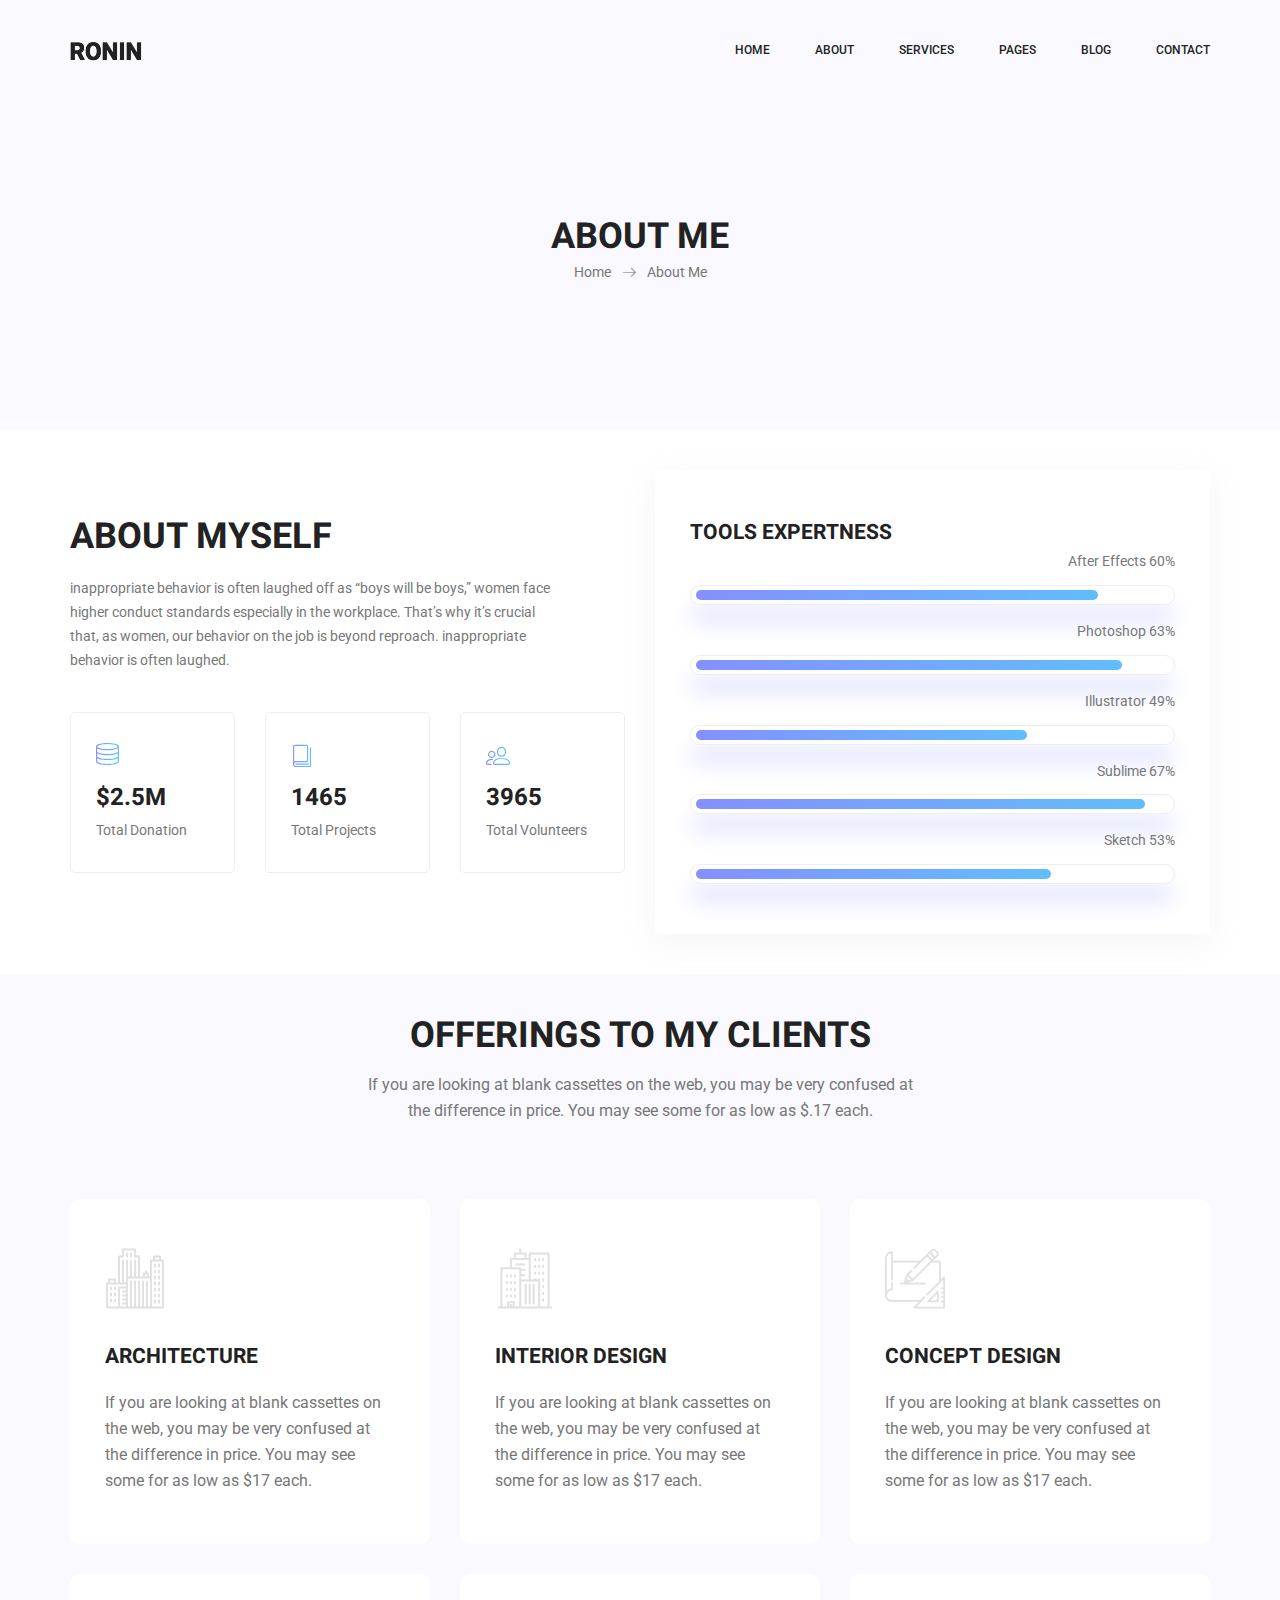
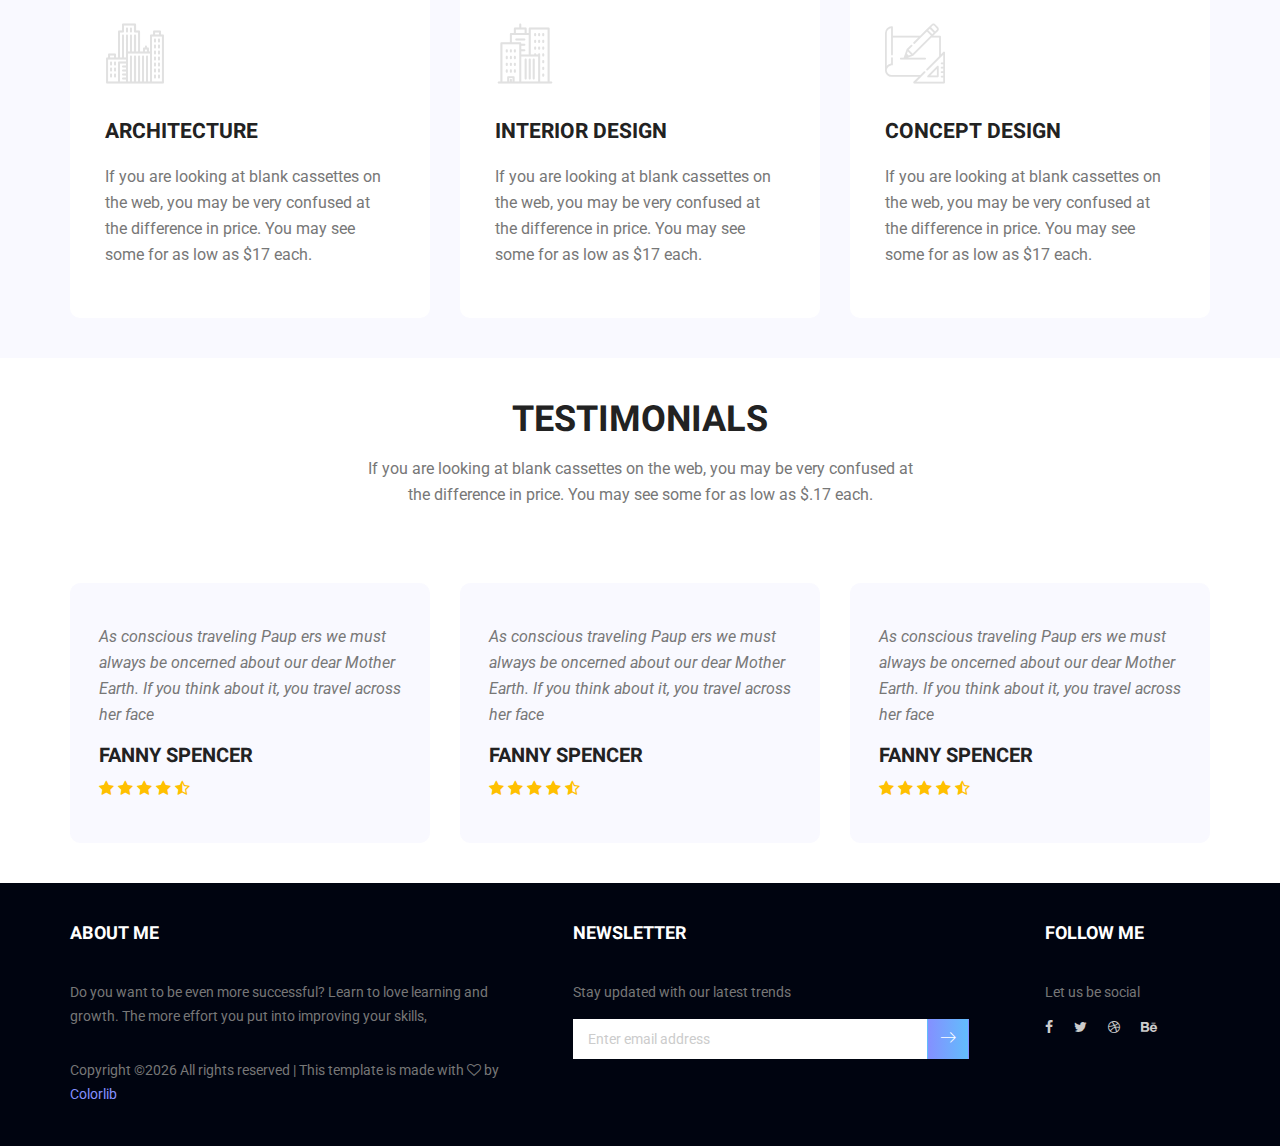
<file: about-us.html>
<!doctype html>
<html lang="en">
    <head>
        <!-- Required meta tags -->
        <meta charset="utf-8">
        <meta name="viewport" content="width=device-width, initial-scale=1, shrink-to-fit=no">
        <link rel="icon" href="img/favicon.png" type="image/png">
        <title>Ronin Multi</title>
        <!-- Bootstrap CSS -->
        <link rel="stylesheet" href="css/bootstrap.css">
        <link rel="stylesheet" href="vendors/linericon/style.css">
        <link rel="stylesheet" href="css/font-awesome.min.css">
        <link rel="stylesheet" href="vendors/owl-carousel/owl.carousel.min.css">
        <link rel="stylesheet" href="vendors/lightbox/simpleLightbox.css">
        <link rel="stylesheet" href="vendors/nice-select/css/nice-select.css">
        <link rel="stylesheet" href="vendors/animate-css/animate.css">
        <link rel="stylesheet" href="vendors/flaticon/flaticon.css">
        <!-- main css -->
        <link rel="stylesheet" href="css/style.css">
        <link rel="stylesheet" href="css/responsive.css">
    </head>
    <body>
        
        <!--================Header Menu Area =================-->
        <header class="header_area">
            <div class="main_menu" id="mainNav">
            	<nav class="navbar navbar-expand-lg navbar-light">
					<div class="container box_1620">
						<!-- Brand and toggle get grouped for better mobile display -->
						<a class="navbar-brand logo_h" href="index.html"><img src="img/logo.png" alt=""></a>
						<button class="navbar-toggler" type="button" data-toggle="collapse" data-target="#navbarSupportedContent" aria-controls="navbarSupportedContent" aria-expanded="false" aria-label="Toggle navigation">
							<span class="icon-bar"></span>
							<span class="icon-bar"></span>
							<span class="icon-bar"></span>
						</button>
						<!-- Collect the nav links, forms, and other content for toggling -->
						<div class="collapse navbar-collapse offset" id="navbarSupportedContent">
							<ul class="nav navbar-nav menu_nav ml-auto">
								<li class="nav-item active"><a class="nav-link" href="index.html">Home</a></li> 
								<li class="nav-item"><a class="nav-link" href="about-us.html">About</a></li> 
								<li class="nav-item"><a class="nav-link" href="services.html">Services</a>
								<li class="nav-item submenu dropdown">
									<a href="#" class="nav-link dropdown-toggle" data-toggle="dropdown" role="button" aria-haspopup="true" aria-expanded="false">Pages</a>
									<ul class="dropdown-menu">
										<li class="nav-item"><a class="nav-link" href="portfolio.html">Portfolio</a></li>
										<li class="nav-item"><a class="nav-link" href="portfolio-details.html">Project Details</a></li>
										<li class="nav-item"><a class="nav-link" href="elements.html">Elements</a></li>
									</ul>
								</li> 
								<li class="nav-item submenu dropdown">
									<a href="#" class="nav-link dropdown-toggle" data-toggle="dropdown" role="button" aria-haspopup="true" aria-expanded="false">Blog</a>
									<ul class="dropdown-menu">
										<li class="nav-item"><a class="nav-link" href="blog.html">Blog</a></li>
										<li class="nav-item"><a class="nav-link" href="single-blog.html">Blog Details</a></li>
									</ul>
								</li> 
								<li class="nav-item"><a class="nav-link" href="contact.html">Contact</a></li>
							</ul>
						</div> 
					</div>
            	</nav>
            </div>
        </header>
        <!--================Header Menu Area =================-->
        
        <!--================Home Banner Area =================-->
        <section class="banner_area">
            <div class="banner_inner d-flex align-items-center">
            	<div class="overlay bg-parallax" data-stellar-ratio="0.9" data-stellar-vertical-offset="0" data-background=""></div>
				<div class="container">
					<div class="banner_content text-center">
						<h2>About Me</h2>
						<div class="page_link">
							<a href="index.html">Home</a>
							<a href="about-us.html">About Me</a>
						</div>
						
					</div>
				</div>
            </div>
        </section>
        <!--================End Home Banner Area =================-->
        
        <!--================Welcome Area =================-->
        <section class="welcome_area p_120">
        	<div class="container">
        		<div class="row welcome_inner">
        			<div class="col-lg-6">
        				<div class="welcome_text">
        					<h4>About Myself</h4>
        					<p>inappropriate behavior is often laughed off as “boys will be boys,” women face higher conduct standards especially in the workplace. That’s why it’s crucial that, as women, our behavior on the job is beyond reproach. inappropriate behavior is often laughed.</p>
        					<div class="row">
        						<div class="col-sm-4">
        							<div class="wel_item">
        								<i class="lnr lnr-database"></i>
        								<h4>$2.5M</h4>
        								<p>Total Donation</p>
        							</div>
        						</div>
        						<div class="col-sm-4">
        							<div class="wel_item">
        								<i class="lnr lnr-book"></i>
        								<h4>1465</h4>
        								<p>Total Projects</p>
        							</div>
        						</div>
        						<div class="col-sm-4">
        							<div class="wel_item">
        								<i class="lnr lnr-users"></i>
        								<h4>3965</h4>
        								<p>Total Volunteers</p>
        							</div>
        						</div>
        					</div>
        				</div>
        			</div>
        			<div class="col-lg-6">
        				<div class="tools_expert">
        					<h3>Tools Expertness</h3>
        					<div class="skill_main">
								<div class="skill_item">
									<h4>After Effects <span class="counter">85</span>%</h4>
									<div class="progress">
										<div class="progress-bar" role="progressbar" aria-valuenow="85" aria-valuemin="0" aria-valuemax="100"></div>
									</div>
								</div>
								<div class="skill_item">
									<h4>Photoshop <span class="counter">90</span>%</h4>
									<div class="progress">
										<div class="progress-bar" role="progressbar" aria-valuenow="90" aria-valuemin="0" aria-valuemax="100"></div>
									</div>
								</div>
								<div class="skill_item">
									<h4>Illustrator <span class="counter">70</span>%</h4>
									<div class="progress">
										<div class="progress-bar" role="progressbar" aria-valuenow="70" aria-valuemin="0" aria-valuemax="100"></div>
									</div>
								</div>
								<div class="skill_item">
									<h4>Sublime <span class="counter">95</span>%</h4>
									<div class="progress">
										<div class="progress-bar" role="progressbar" aria-valuenow="95" aria-valuemin="0" aria-valuemax="100"></div>
									</div>
								</div>
								<div class="skill_item">
									<h4>Sketch <span class="counter">75</span>%</h4>
									<div class="progress">
										<div class="progress-bar" role="progressbar" aria-valuenow="75" aria-valuemin="0" aria-valuemax="100"></div>
									</div>
								</div>
							</div>
        				</div>
        			</div>
        		</div>
        	</div>
        </section>
        <!--================End Welcome Area =================-->
        
        <!--================Feature Area =================-->
        <section class="feature_area p_120">
        	<div class="container">
        		<div class="main_title">
        			<h2>offerings to my clients</h2>
        			<p>If you are looking at blank cassettes on the web, you may be very confused at the difference in price. You may see some for as low as $.17 each.</p>
        		</div>
        		<div class="feature_inner row">
        			<div class="col-lg-4 col-md-6">
        				<div class="feature_item">
        					<i class="flaticon-city"></i>
        					<h4>Architecture</h4>
        					<p>If you are looking at blank cassettes on the web, you may be very confused at the difference in price. You may see some for as low as $17 each.</p>
        				</div>
        			</div>
        			<div class="col-lg-4 col-md-6">
        				<div class="feature_item">
        					<i class="flaticon-skyline"></i>
        					<h4>Interior Design</h4>
        					<p>If you are looking at blank cassettes on the web, you may be very confused at the difference in price. You may see some for as low as $17 each.</p>
        				</div>
        			</div>
        			<div class="col-lg-4 col-md-6">
        				<div class="feature_item">
        					<i class="flaticon-sketch"></i>
        					<h4>Concept Design</h4>
        					<p>If you are looking at blank cassettes on the web, you may be very confused at the difference in price. You may see some for as low as $17 each.</p>
        				</div>
        			</div>
        			<div class="col-lg-4 col-md-6">
        				<div class="feature_item">
        					<i class="flaticon-city"></i>
        					<h4>Architecture</h4>
        					<p>If you are looking at blank cassettes on the web, you may be very confused at the difference in price. You may see some for as low as $17 each.</p>
        				</div>
        			</div>
        			<div class="col-lg-4 col-md-6">
        				<div class="feature_item">
        					<i class="flaticon-skyline"></i>
        					<h4>Interior Design</h4>
        					<p>If you are looking at blank cassettes on the web, you may be very confused at the difference in price. You may see some for as low as $17 each.</p>
        				</div>
        			</div>
        			<div class="col-lg-4 col-md-6">
        				<div class="feature_item">
        					<i class="flaticon-sketch"></i>
        					<h4>Concept Design</h4>
        					<p>If you are looking at blank cassettes on the web, you may be very confused at the difference in price. You may see some for as low as $17 each.</p>
        				</div>
        			</div>
        		</div>
        	</div>
        </section>
        <!--================End Feature Area =================-->
        
        <!--================Testimonials Area =================-->
        <section class="testimonials_area testi_two p_120">
        	<div class="container">
        		<div class="main_title">
        			<h2>Testimonials</h2>
        			<p>If you are looking at blank cassettes on the web, you may be very confused at the difference in price. You may see some for as low as $.17 each.</p>
        		</div>
        		<div class="testi_inner">
					<div class="testi_slider owl-carousel">
						<div class="item">
							<div class="testi_item">
								<p>As conscious traveling Paup ers we must always be oncerned about our dear Mother Earth. If you think about it, you travel across her face</p>
								<h4>Fanny Spencer</h4>
								<a href="#"><i class="fa fa-star"></i></a>
								<a href="#"><i class="fa fa-star"></i></a>
								<a href="#"><i class="fa fa-star"></i></a>
								<a href="#"><i class="fa fa-star"></i></a>
								<a href="#"><i class="fa fa-star-half-o"></i></a>
							</div>
						</div>
						<div class="item">
							<div class="testi_item">
								<p>As conscious traveling Paup ers we must always be oncerned about our dear Mother Earth. If you think about it, you travel across her face</p>
								<h4>Fanny Spencer</h4>
								<a href="#"><i class="fa fa-star"></i></a>
								<a href="#"><i class="fa fa-star"></i></a>
								<a href="#"><i class="fa fa-star"></i></a>
								<a href="#"><i class="fa fa-star"></i></a>
								<a href="#"><i class="fa fa-star-half-o"></i></a>
							</div>
						</div>
						<div class="item">
							<div class="testi_item">
								<p>As conscious traveling Paup ers we must always be oncerned about our dear Mother Earth. If you think about it, you travel across her face</p>
								<h4>Fanny Spencer</h4>
								<a href="#"><i class="fa fa-star"></i></a>
								<a href="#"><i class="fa fa-star"></i></a>
								<a href="#"><i class="fa fa-star"></i></a>
								<a href="#"><i class="fa fa-star"></i></a>
								<a href="#"><i class="fa fa-star-half-o"></i></a>
							</div>
						</div>
					</div>
        		</div>
        	</div>
        </section>
        <!--================End Testimonials Area =================-->
        
        <!--================Footer Area =================-->
        <footer class="footer_area p_120">
        	<div class="container">
        		<div class="row footer_inner">
        			<div class="col-lg-5 col-sm-6">
        				<aside class="f_widget ab_widget">
        					<div class="f_title">
        						<h3>About Me</h3>
        					</div>
        					<p>Do you want to be even more successful? Learn to love learning and growth. The more effort you put into improving your skills,</p>
        					<p><!-- Link back to Colorlib can't be removed. Template is licensed under CC BY 3.0. -->
Copyright &copy;<script>document.write(new Date().getFullYear());</script> All rights reserved | This template is made with <i class="fa fa-heart-o" aria-hidden="true"></i> by <a href="https://colorlib.com" target="_blank">Colorlib</a>
<!-- Link back to Colorlib can't be removed. Template is licensed under CC BY 3.0. -->
</p>
        				</aside>
        			</div>
        			<div class="col-lg-5 col-sm-6">
        				<aside class="f_widget news_widget">
        					<div class="f_title">
        						<h3>Newsletter</h3>
        					</div>
        					<p>Stay updated with our latest trends</p>
        					<div id="mc_embed_signup">
                                <form target="_blank" action="https://spondonit.us12.list-manage.com/subscribe/post?u=1462626880ade1ac87bd9c93a&amp;id=92a4423d01" method="get" class="subscribe_form relative">
                                	<div class="input-group d-flex flex-row">
                                        <input name="EMAIL" placeholder="Enter email address" onfocus="this.placeholder = ''" onblur="this.placeholder = 'Email Address '" required="" type="email">
                                        <button class="btn sub-btn"><span class="lnr lnr-arrow-right"></span></button>		
                                    </div>				
                                    <div class="mt-10 info"></div>
                                </form>
                            </div>
        				</aside>
        			</div>
        			<div class="col-lg-2">
        				<aside class="f_widget social_widget">
        					<div class="f_title">
        						<h3>Follow Me</h3>
        					</div>
        					<p>Let us be social</p>
        					<ul class="list">
        						<li><a href="#"><i class="fa fa-facebook"></i></a></li>
        						<li><a href="#"><i class="fa fa-twitter"></i></a></li>
        						<li><a href="#"><i class="fa fa-dribbble"></i></a></li>
        						<li><a href="#"><i class="fa fa-behance"></i></a></li>
        					</ul>
        				</aside>
        			</div>
        		</div>
        	</div>
        </footer>
        <!--================End Footer Area =================-->
        
        
        
        
        <!-- Optional JavaScript -->
        <!-- jQuery first, then Popper.js, then Bootstrap JS -->
        <script src="js/jquery-3.2.1.min.js"></script>
        <script src="js/popper.js"></script>
        <script src="js/bootstrap.min.js"></script>
        <script src="js/stellar.js"></script>
        <script src="vendors/lightbox/simpleLightbox.min.js"></script>
        <script src="vendors/nice-select/js/jquery.nice-select.min.js"></script>
        <script src="vendors/isotope/imagesloaded.pkgd.min.js"></script>
        <script src="vendors/isotope/isotope-min.js"></script>
        <script src="vendors/owl-carousel/owl.carousel.min.js"></script>
        <script src="js/jquery.ajaxchimp.min.js"></script>
        <script src="js/mail-script.js"></script>
        <script src="vendors/counter-up/jquery.waypoints.min.js"></script>
        <script src="vendors/counter-up/jquery.counterup.min.js"></script>
        <script src="js/theme.js"></script>
    </body>
</html>
</file>
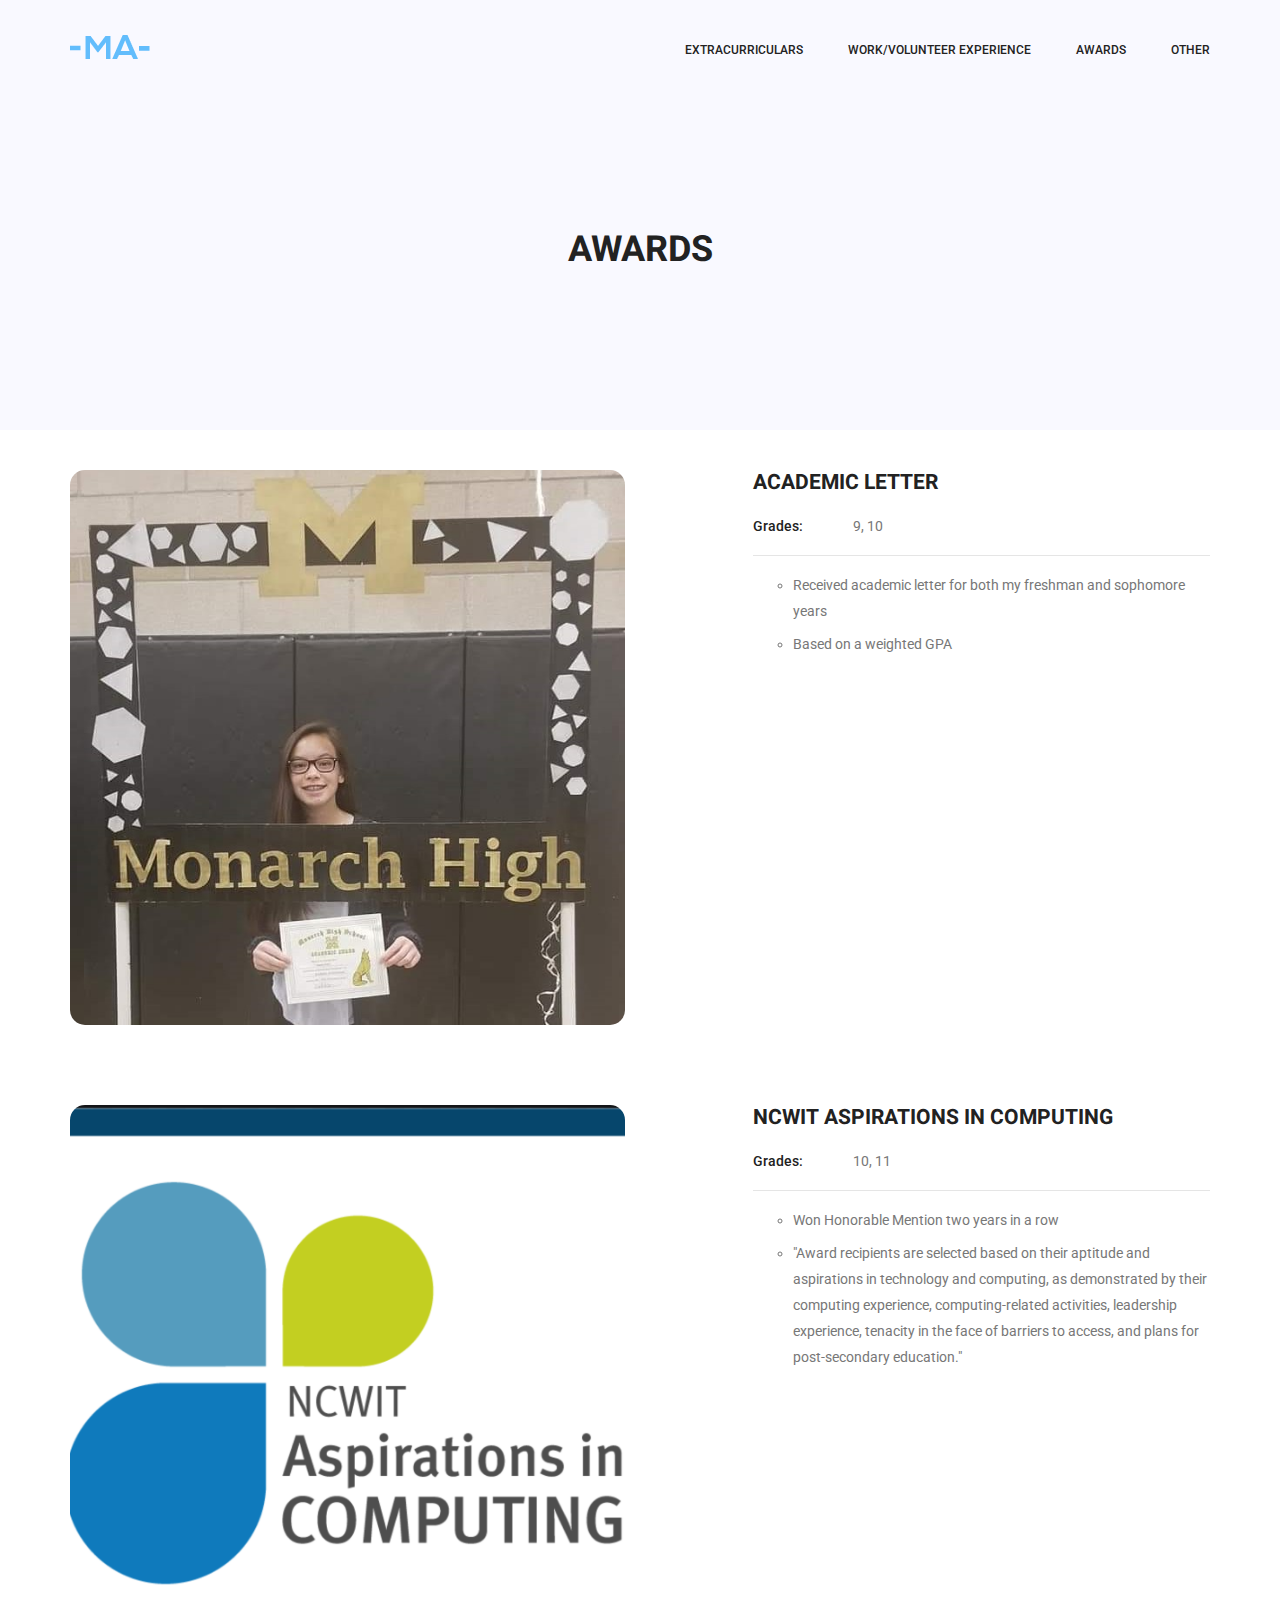
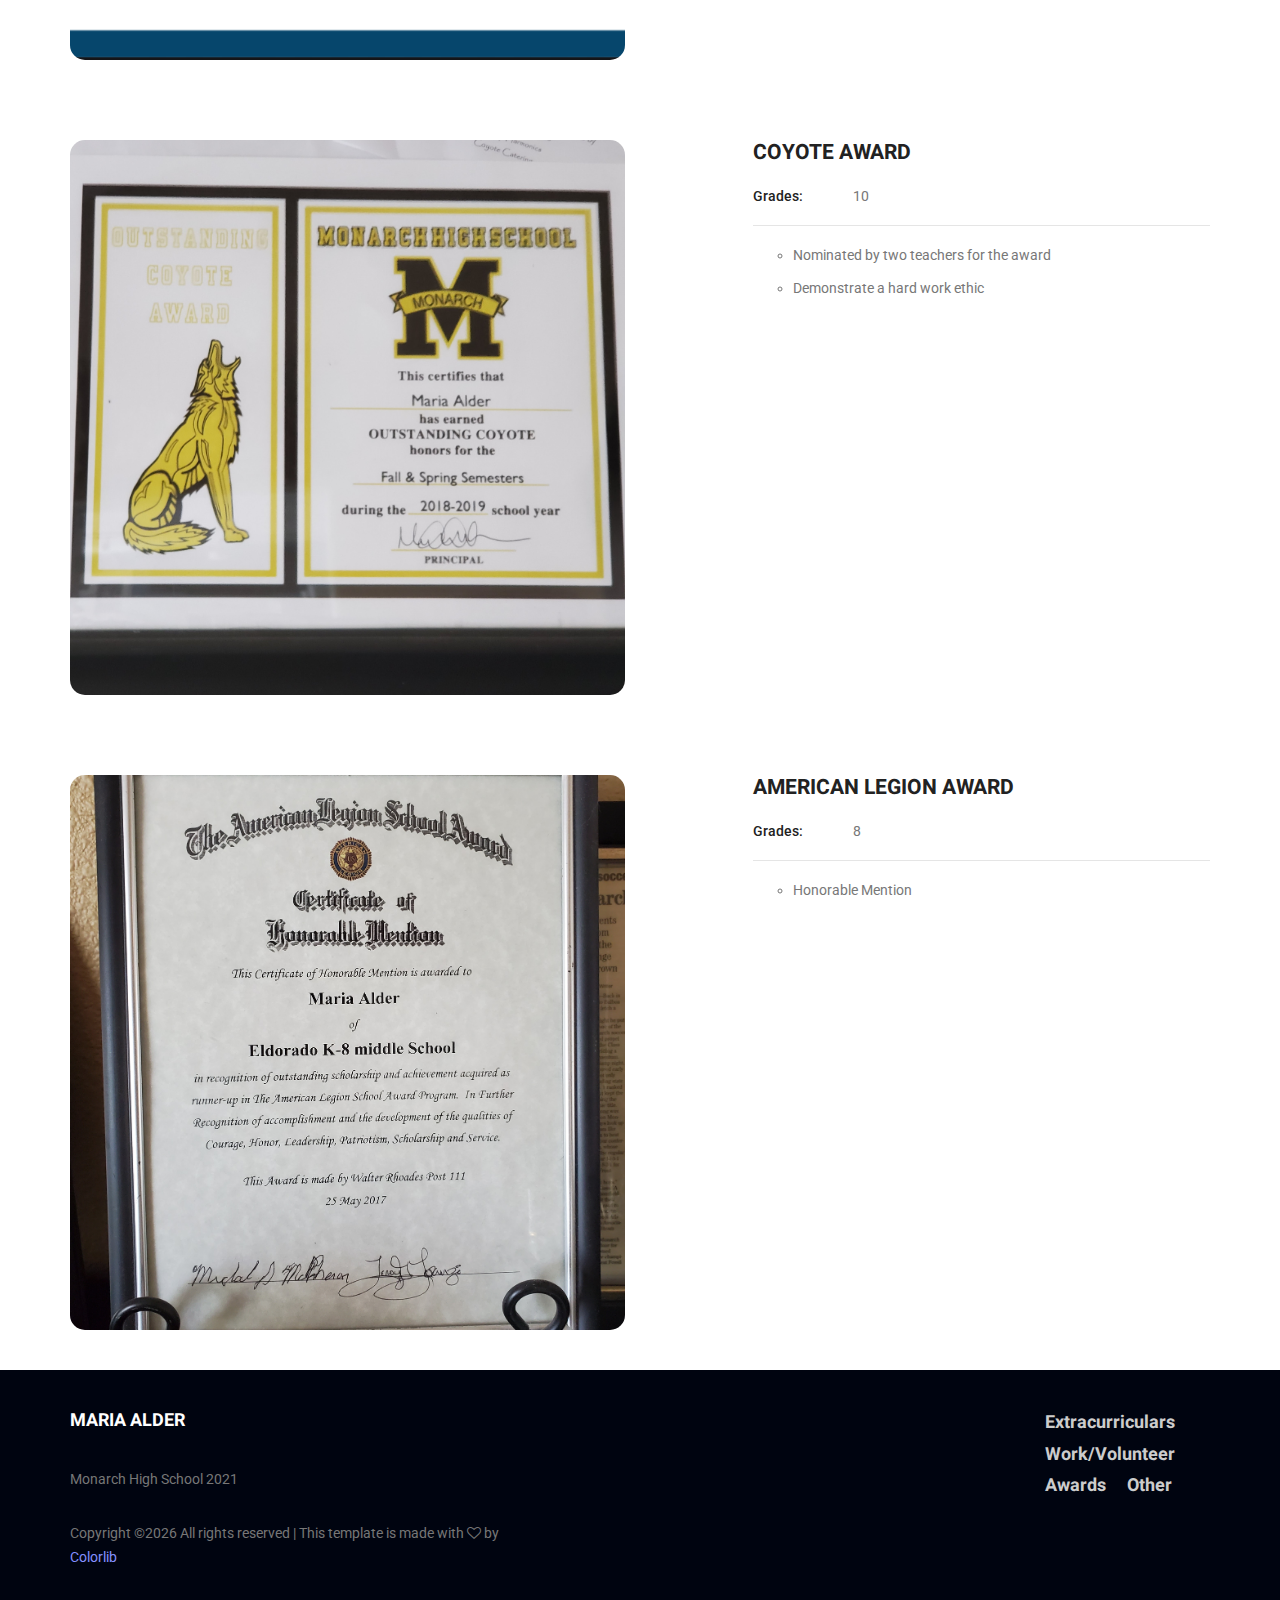
<file: awards.html>
<!doctype html>
<html lang="en">
    <head>
        <!-- Required meta tags -->
        <meta charset="utf-8">
        <meta name="viewport" content="width=device-width, initial-scale=1, shrink-to-fit=no">
        <link rel="icon" href="img/portfoliologoshort.png" type="image/png">
        <title>Awards</title>
        <!-- Bootstrap CSS -->
        <link rel="stylesheet" href="css/bootstrap.css">
        <link rel="stylesheet" href="vendors/linericon/style.css">
        <link rel="stylesheet" href="css/font-awesome.min.css">
        <link rel="stylesheet" href="vendors/owl-carousel/owl.carousel.min.css">
        <link rel="stylesheet" href="vendors/lightbox/simpleLightbox.css">
        <link rel="stylesheet" href="vendors/nice-select/css/nice-select.css">
        <link rel="stylesheet" href="vendors/animate-css/animate.css">
        <link rel="stylesheet" href="vendors/flaticon/flaticon.css">
        <!-- main css -->
        <link rel="stylesheet" href="css/style.css">
        <link rel="stylesheet" href="css/responsive.css">
    </head>
    <body>
        
        <!--================Header Menu Area =================-->
        <header class="header_area">
            <div class="main_menu" id="mainNav">
            	<nav class="navbar navbar-expand-lg navbar-light">
					<div class="container box_1620">
						<!-- Brand and toggle get grouped for better mobile display -->
						<a class="navbar-brand logo_h" href="index.html"><img src="img/portfoliologo.png" alt=""></a>
						<button class="navbar-toggler" type="button" data-toggle="collapse" data-target="#navbarSupportedContent" aria-controls="navbarSupportedContent" aria-expanded="false" aria-label="Toggle navigation">
							<span class="icon-bar"></span>
							<span class="icon-bar"></span>
							<span class="icon-bar"></span>
						</button>
						<!-- Collect the nav links, forms, and other content for toggling -->
						<div class="collapse navbar-collapse offset" id="navbarSupportedContent">
							<ul class="nav navbar-nav menu_nav ml-auto">
								<li class="nav-item"><a class="nav-link" href="extracurriculars.html">Extracurriculars</a></li> 
								<li class="nav-item"><a class="nav-link" href="work-volunteer.html">Work/Volunteer Experience</a></li>
								<li class="nav-item active"><a class="nav-link" href="awards.html">Awards</a></li>
								<li class="nav-item"><a class="nav-link" href="other.html">Other</a></li>
							</ul>
						</div> 
					</div>
            	</nav>
            </div>
        </header>
        <!--================Header Menu Area =================-->
        
        <!--================Home Banner Area =================-->
        <section class="banner_area">
            <div class="banner_inner d-flex align-items-center">
            	<div class="overlay bg-parallax" data-stellar-ratio="0.9" data-stellar-vertical-offset="0" data-background=""></div>
				<div class="container">
					<div class="banner_content text-center">
						<h2>Awards</h2>
					</div>
				</div>
            </div>
        </section>
        <!--================End Home Banner Area =================-->
        
		<!--================Portfolio Details Area =================-->
		<a id="academichonors_block">
			<section class="portfolio_details_area p_120">
				<div class="container">
					<div class="portfolio_details_inner">
						<div class="row">
							<div class="col-md-6">
								<div class="portfolio_image">
									<img class="img-fluid" src="img/academichonors2.jpg" alt="">
								</div>
							</div>
							<div class="col-md-6">
								<div class="portfolio_right_text">
									<h4>Academic Letter</h4>
									<ul class="list">
										<li><span>Grades:</span>  9, 10</li>
									</ul>
									<hr></hr>
									<ul class="list_details">
										<li>Received academic letter for both my freshman and sophomore years</li>
										<li>Based on a weighted GPA</li>
									</ul>
								</div>
							</div>
						</div>
					</div>
				</div>
			</section>
		</a>
		<a id="aspirations_block">
			<section class="portfolio_details_area p_120">
				<div class="container">
					<div class="portfolio_details_inner">
						<div class="row">
							<div class="col-md-6">
								<div class="portfolio_image">
									<img class="img-fluid" src="img/aspirations.PNG" alt="">
								</div>
							</div>
							<div class="col-md-6">
								<div class="portfolio_right_text">
									<h4>NCWIT Aspirations in Computing</h4>
									<ul class="list">
										<li><span>Grades:</span>  10, 11</li>
									</ul>
									<hr></hr>
									<ul class="list_details">
										<li>Won Honorable Mention two years in a row</li>
										<li>"Award recipients are selected based on their aptitude and aspirations in technology and computing, as demonstrated by their computing experience, computing-related activities, leadership experience, tenacity in the face of barriers to access, and plans for post-secondary education."</li>
										<!-- <li><a href="https://www.aspirations.org/aspirations-computing-award-recognitions">Award Website</a></li> -->
									</ul>
								</div>
							</div>
						</div>
					</div>
				</div>
			</section>
		</a>
		<a id="coyoteaward_block">
			<section class="portfolio_details_area p_120">
				<div class="container">
					<div class="portfolio_details_inner">
						<div class="row">
							<div class="col-md-6">
								<div class="portfolio_image">
									<img class="img-fluid" src="img/coyoteaward.jpg" alt="">
								</div>
							</div>
							<div class="col-md-6">
								<div class="portfolio_right_text">
									<h4>Coyote Award</h4>
									<ul class="list">
										<li><span>Grades:</span>  10</li>
									</ul>
									<hr></hr>
									<ul class="list_details">
										<li>Nominated by two teachers for the award</li>
										<li>Demonstrate a hard work ethic</li>
									</ul>
								</div>
							</div>
						</div>
					</div>
				</div>
			</section>
		</a>
		<a id="americanlegion_block">
			<section class="portfolio_details_area p_120">
				<div class="container">
					<div class="portfolio_details_inner">
						<div class="row">
							<div class="col-md-6">
								<div class="portfolio_image">
									<img class="img-fluid" src="img/americanlegionaward.jpg" alt="">
								</div>
							</div>
							<div class="col-md-6">
								<div class="portfolio_right_text">
									<h4>American Legion Award</h4>
									<ul class="list">
										<li><span>Grades:</span>  8</li>
									</ul>
									<hr></hr>
									<ul class="list_details">
										<li>Honorable Mention</li>
									</ul>
								</div>
							</div>
						</div>
					</div>
				</div>
			</section>
		</a>
        <!--================End Portfolio Details Area =================-->
        
        <!--================Footer Area =================-->
        <footer class="footer_area p_120">
        	<div class="container">
        		<div class="row footer_inner">
        			<div class="col-lg-5 col-sm-6">
        				<aside class="f_widget ab_widget">
        					<div class="f_title">
        						<h3>Maria Alder</h3>
        					</div>
							<p>Monarch High School 2021</p>
        					<p><!-- Link back to Colorlib can't be removed. Template is licensed under CC BY 3.0. -->
Copyright &copy;<script>document.write(new Date().getFullYear());</script> All rights reserved | This template is made with <i class="fa fa-heart-o" aria-hidden="true"></i> by <a href="https://colorlib.com" target="_blank">Colorlib</a>
<!-- Link back to Colorlib can't be removed. Template is licensed under CC BY 3.0. -->
</p>
        				</aside>
					</div>
					<div class="col-lg-5 col-sm-6"></div>
        			<div class="col-lg-2">
        				<aside class="f_widget social_widget">
        					<ul class="list">
        						<li><a href="extracurriculars.html"><h4>Extracurriculars</h4></a></li>
        						<li><a href="work-volunteer.html"><h4>Work/Volunteer</h4></a></li>
        						<li><a href="awards.html"><h4>Awards</h4></a></li>
        						<li><a href="other.html"><h4>Other</h4></a></li>
        					</ul>
        				</aside>
        			</div>
        		</div>
        	</div>
        </footer>
        <!--================End Footer Area =================-->
        
        
        
        
        <!-- Optional JavaScript -->
        <!-- jQuery first, then Popper.js, then Bootstrap JS -->
        <script src="js/jquery-3.2.1.min.js"></script>
        <script src="js/popper.js"></script>
        <script src="js/bootstrap.min.js"></script>
        <script src="js/stellar.js"></script>
        <script src="vendors/lightbox/simpleLightbox.min.js"></script>
        <script src="vendors/nice-select/js/jquery.nice-select.min.js"></script>
        <script src="vendors/isotope/imagesloaded.pkgd.min.js"></script>
        <script src="vendors/isotope/isotope-min.js"></script>
        <script src="vendors/owl-carousel/owl.carousel.min.js"></script>
        <script src="js/jquery.ajaxchimp.min.js"></script>
        <script src="js/mail-script.js"></script>
        <script src="vendors/counter-up/jquery.waypoints.min.js"></script>
        <script src="vendors/counter-up/jquery.counterup.min.js"></script>
        <script src="js/theme.js"></script>
    </body>
</html>
</file>
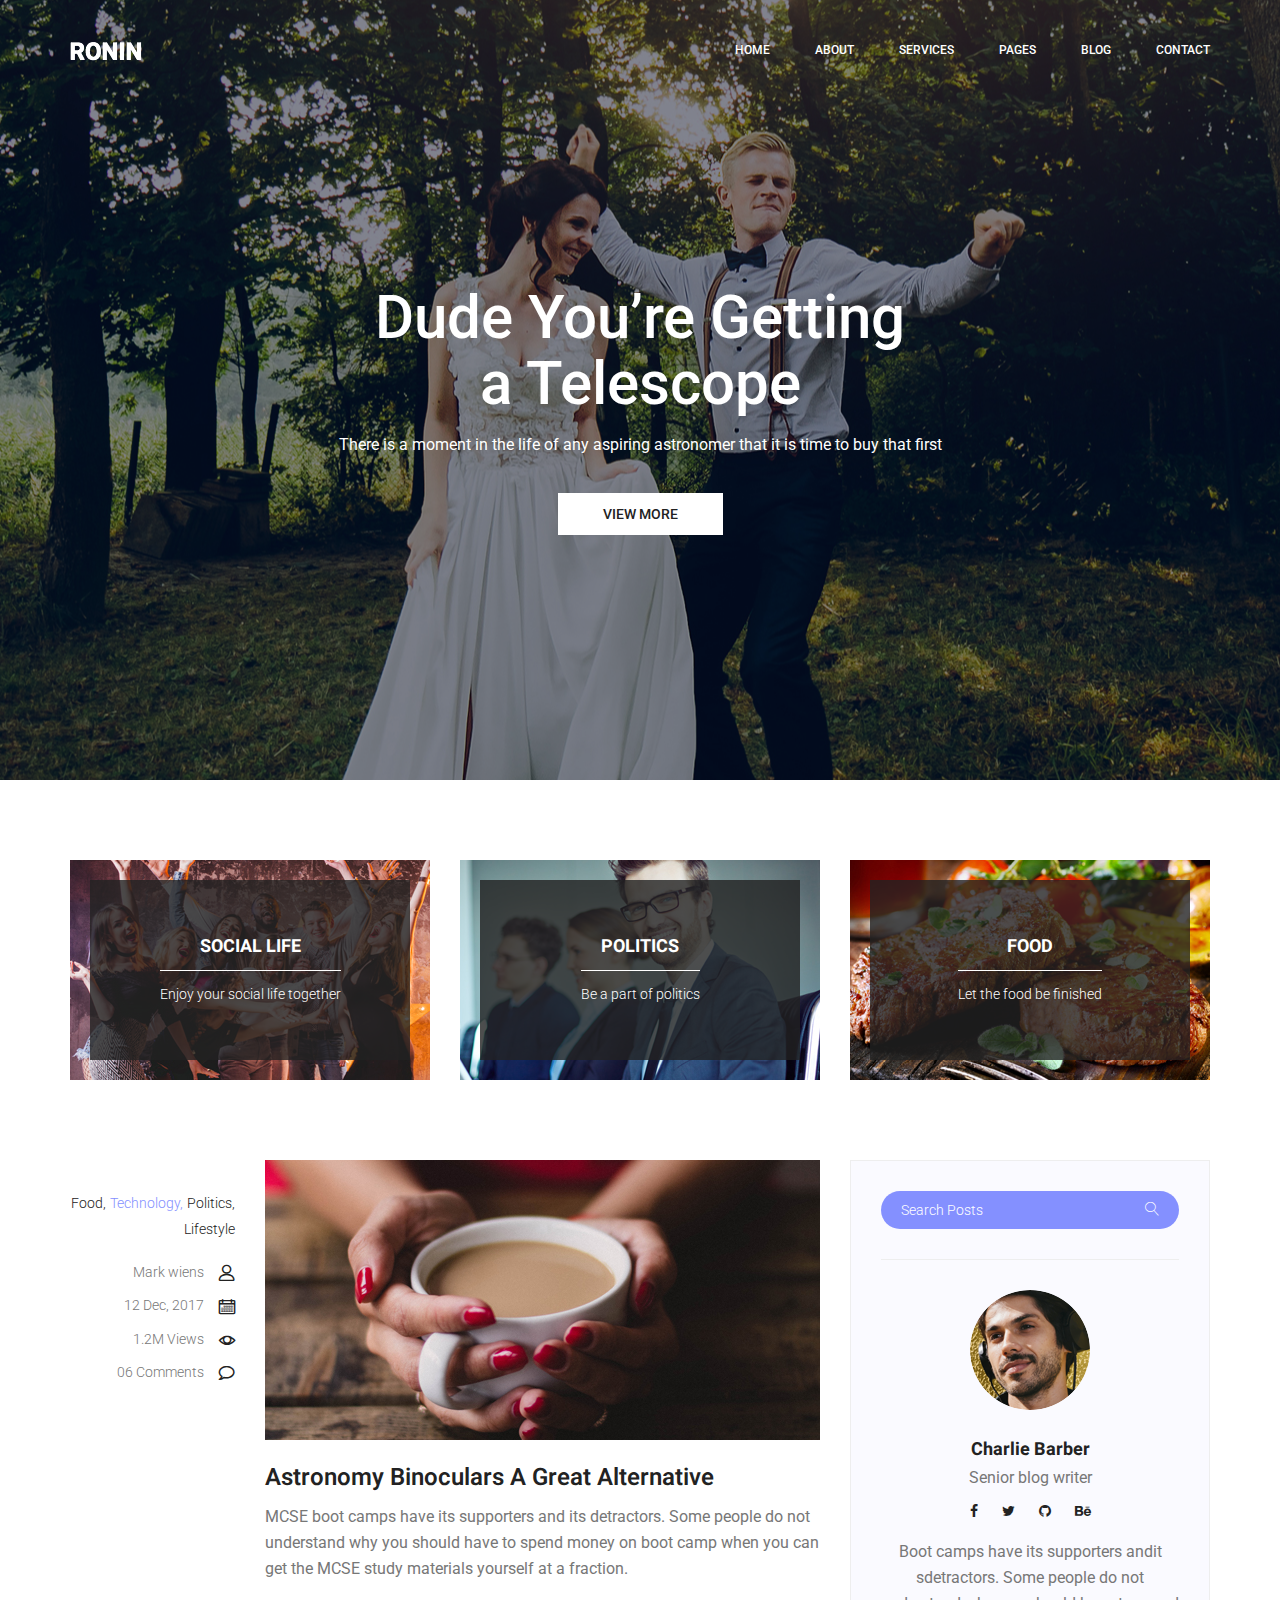
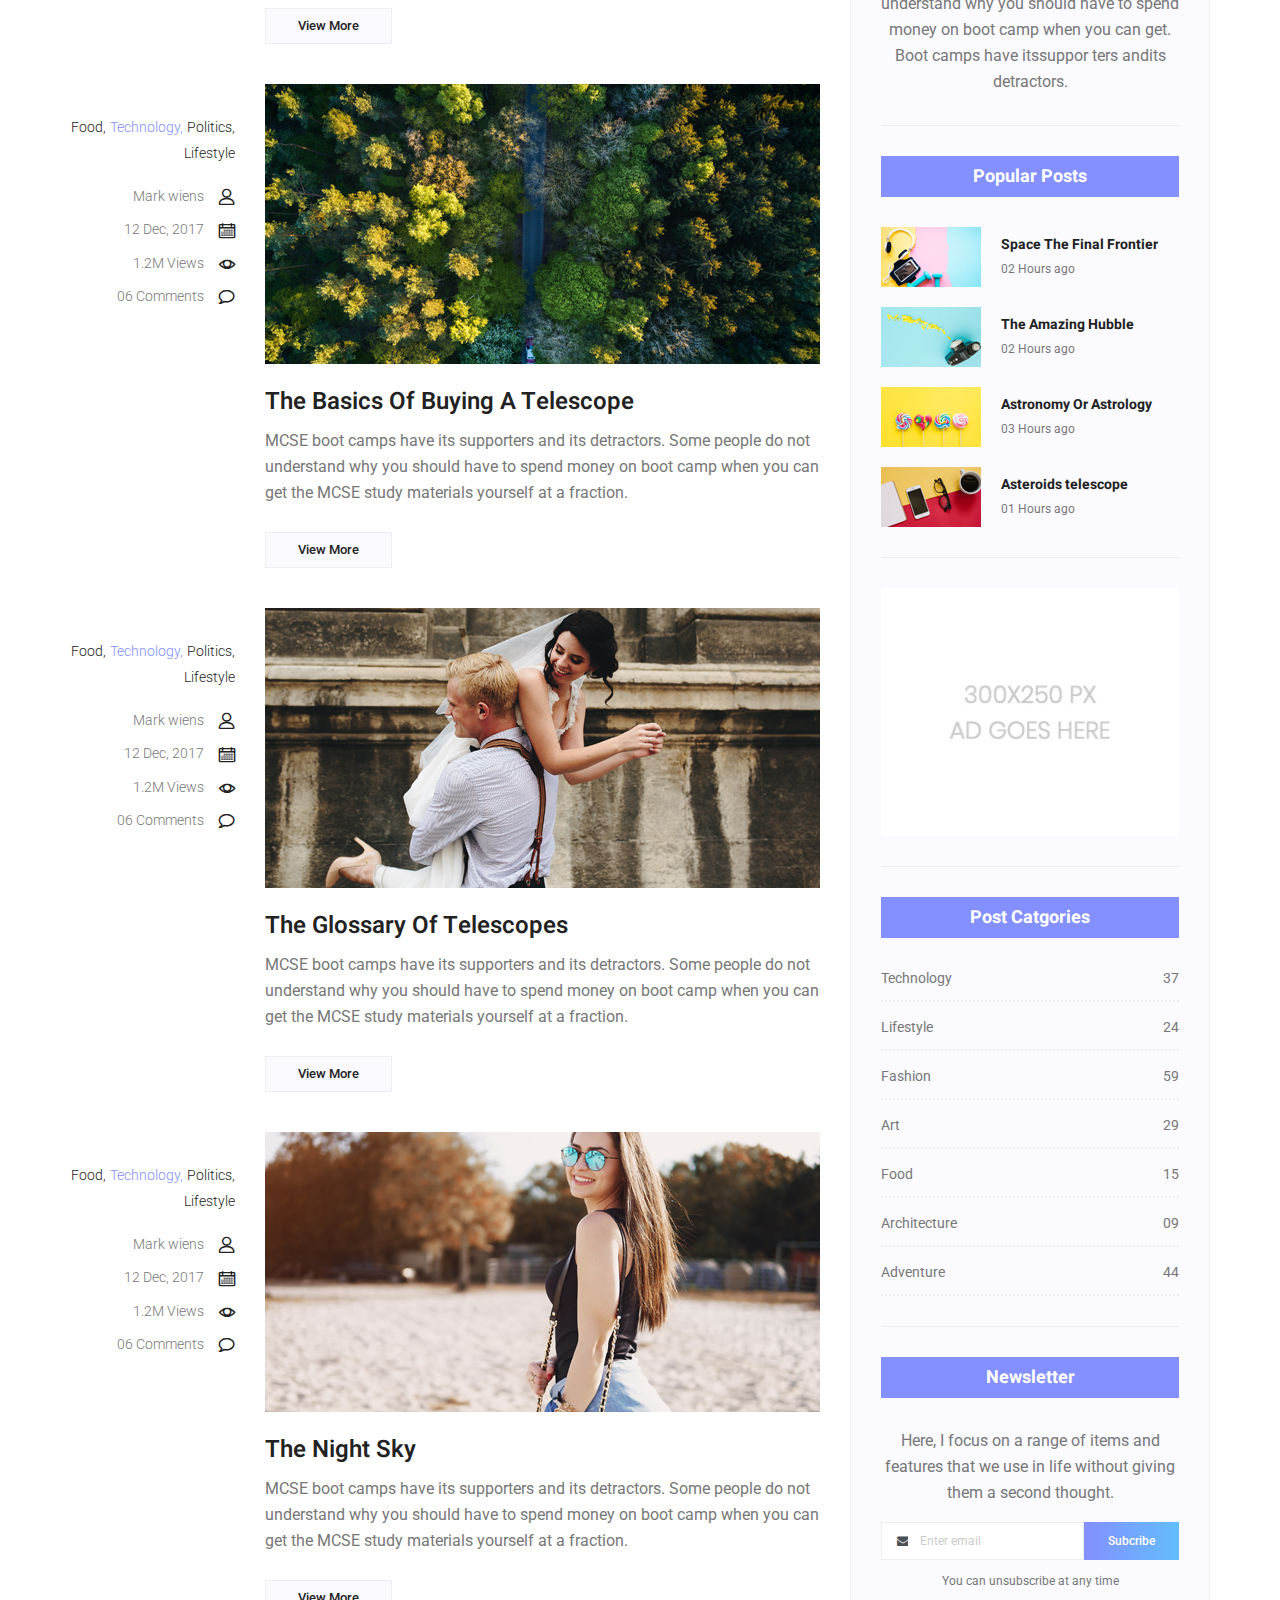
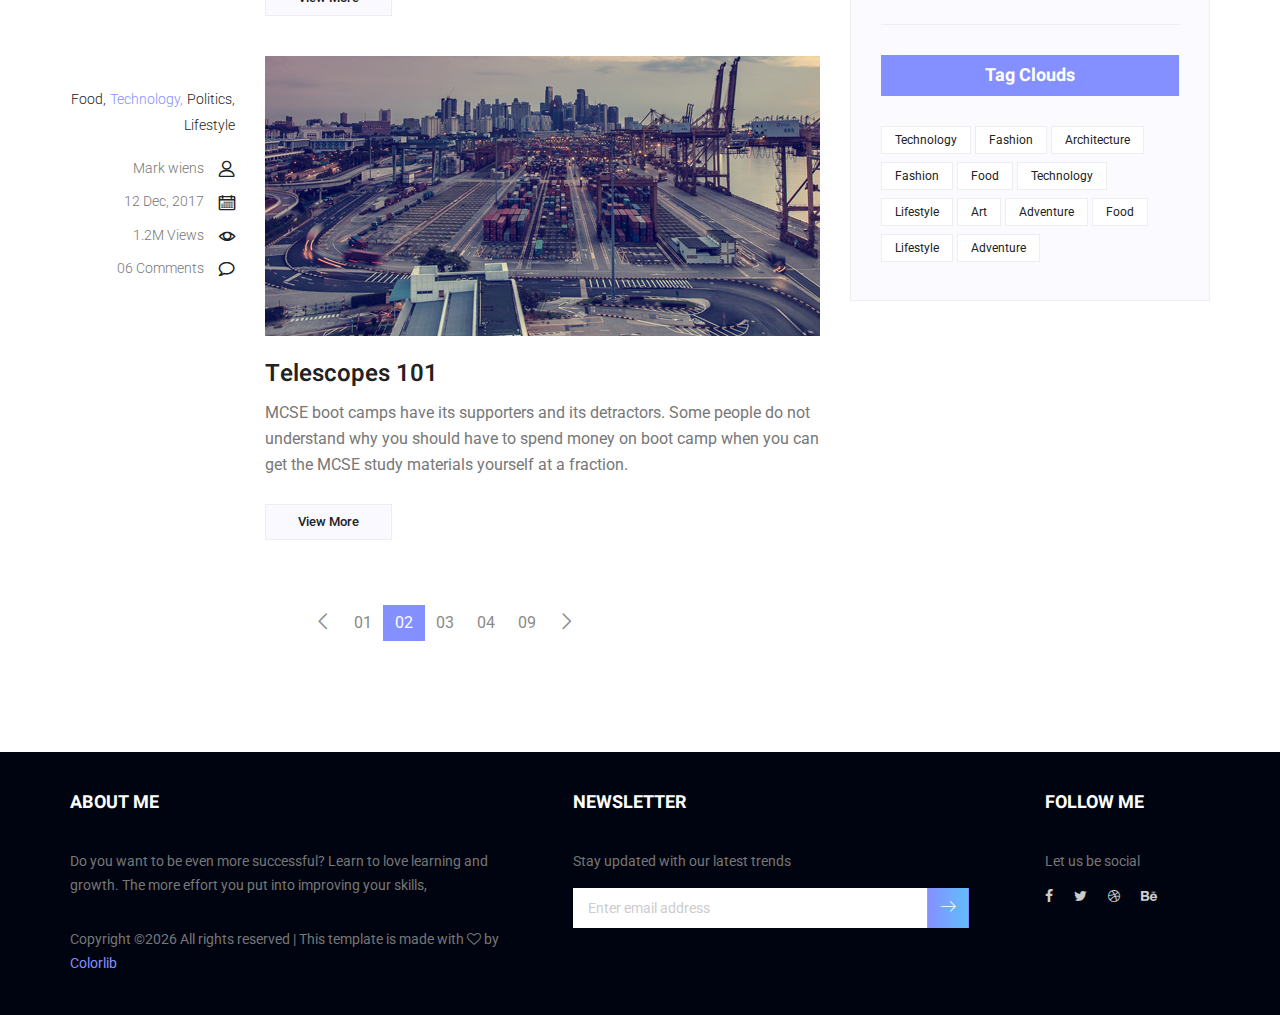
<file: blog.html>
<!doctype html>
<html lang="en">
    <head>
        <!-- Required meta tags -->
        <meta charset="utf-8">
        <meta name="viewport" content="width=device-width, initial-scale=1, shrink-to-fit=no">
        <link rel="icon" href="img/favicon.png" type="image/png">
        <title>Ronin Multi</title>
        <!-- Bootstrap CSS -->
        <link rel="stylesheet" href="css/bootstrap.css">
        <link rel="stylesheet" href="vendors/linericon/style.css">
        <link rel="stylesheet" href="css/font-awesome.min.css">
        <link rel="stylesheet" href="vendors/owl-carousel/owl.carousel.min.css">
        <link rel="stylesheet" href="vendors/lightbox/simpleLightbox.css">
        <link rel="stylesheet" href="vendors/nice-select/css/nice-select.css">
        <link rel="stylesheet" href="vendors/animate-css/animate.css">
        <!-- main css -->
        <link rel="stylesheet" href="css/style.css">
        <link rel="stylesheet" href="css/responsive.css">
    </head>
    <body>
        
        <!--================Header Menu Area =================-->
        <header class="header_area white_menu">
            <div class="main_menu" id="mainNav">
            	<nav class="navbar navbar-expand-lg navbar-light">
					<div class="container box_1620">
						<!-- Brand and toggle get grouped for better mobile display -->
						<a class="navbar-brand logo_h" href="index.html"><img src="img/logo.png" alt=""><img src="img/logo-2.png" alt=""></a>
						<button class="navbar-toggler" type="button" data-toggle="collapse" data-target="#navbarSupportedContent" aria-controls="navbarSupportedContent" aria-expanded="false" aria-label="Toggle navigation">
							<span class="icon-bar"></span>
							<span class="icon-bar"></span>
							<span class="icon-bar"></span>
						</button>
						<!-- Collect the nav links, forms, and other content for toggling -->
						<div class="collapse navbar-collapse offset" id="navbarSupportedContent">
							<ul class="nav navbar-nav menu_nav ml-auto">
								<li class="nav-item active"><a class="nav-link" href="index.html">Home</a></li> 
								<li class="nav-item"><a class="nav-link" href="about-us.html">About</a></li> 
								<li class="nav-item"><a class="nav-link" href="services.html">Services</a>
								<li class="nav-item submenu dropdown">
									<a href="#" class="nav-link dropdown-toggle" data-toggle="dropdown" role="button" aria-haspopup="true" aria-expanded="false">Pages</a>
									<ul class="dropdown-menu">
										<li class="nav-item"><a class="nav-link" href="portfolio.html">Portfolio</a></li>
										<li class="nav-item"><a class="nav-link" href="portfolio-details.html">Project Details</a></li>
										<li class="nav-item"><a class="nav-link" href="elements.html">Elements</a></li>
									</ul>
								</li> 
								<li class="nav-item submenu dropdown">
									<a href="#" class="nav-link dropdown-toggle" data-toggle="dropdown" role="button" aria-haspopup="true" aria-expanded="false">Blog</a>
									<ul class="dropdown-menu">
										<li class="nav-item"><a class="nav-link" href="blog.html">Blog</a></li>
										<li class="nav-item"><a class="nav-link" href="single-blog.html">Blog Details</a></li>
									</ul>
								</li> 
								<li class="nav-item"><a class="nav-link" href="contact.html">Contact</a></li>
							</ul>
						</div> 
					</div>
            	</nav>
            </div>
        </header>
        <!--================Header Menu Area =================-->
        
        <!--================Home Banner Area =================-->
        <section class="home_banner_area blog_banner">
            <div class="banner_inner d-flex align-items-center">
            	<div class="overlay bg-parallax" data-stellar-ratio="0.9" data-stellar-vertical-offset="0" data-background=""></div>
				<div class="container">
					<div class="blog_b_text text-center">
						<h2>Dude You’re Getting <br /> a Telescope</h2>
						<p>There is a moment in the life of any aspiring astronomer that it is time to buy that first</p>
						<a class="white_bg_btn" href="#">View More</a>
					</div>
				</div>
            </div>
        </section>
        <!--================End Home Banner Area =================-->
        
        <!--================Blog Categorie Area =================-->
        <section class="blog_categorie_area">
            <div class="container">
                <div class="row">
                    <div class="col-lg-4">
                        <div class="categories_post">
                            <img src="img/blog/cat-post/cat-post-3.jpg" alt="post">
                            <div class="categories_details">
                                <div class="categories_text">
                                    <a href="blog-details.html"><h5>Social Life</h5></a>
                                    <div class="border_line"></div>
                                    <p>Enjoy your social life together</p>
                                </div>
                            </div>
                        </div>
                    </div>
                    <div class="col-lg-4">
                        <div class="categories_post">
                            <img src="img/blog/cat-post/cat-post-2.jpg" alt="post">
                            <div class="categories_details">
                                <div class="categories_text">
                                    <a href="blog-details.html"><h5>Politics</h5></a>
                                    <div class="border_line"></div>
                                    <p>Be a part of politics</p>
                                </div>
                            </div>
                        </div>
                    </div>
                    <div class="col-lg-4">
                        <div class="categories_post">
                            <img src="img/blog/cat-post/cat-post-1.jpg" alt="post">
                            <div class="categories_details">
                                <div class="categories_text">
                                    <a href="blog-details.html"><h5>Food</h5></a>
                                    <div class="border_line"></div>
                                    <p>Let the food be finished</p>
                                </div>
                            </div>
                        </div>
                    </div>
                </div>
            </div>
        </section>
        <!--================Blog Categorie Area =================-->
        
        <!--================Blog Area =================-->
        <section class="blog_area">
            <div class="container">
                <div class="row">
                    <div class="col-lg-8">
                        <div class="blog_left_sidebar">
                            <article class="row blog_item">
                               <div class="col-md-3">
                                   <div class="blog_info text-right">
                                        <div class="post_tag">
                                            <a href="#">Food,</a>
                                            <a class="active" href="#">Technology,</a>
                                            <a href="#">Politics,</a>
                                            <a href="#">Lifestyle</a>
                                        </div>
                                        <ul class="blog_meta list">
                                            <li><a href="#">Mark wiens<i class="lnr lnr-user"></i></a></li>
                                            <li><a href="#">12 Dec, 2017<i class="lnr lnr-calendar-full"></i></a></li>
                                            <li><a href="#">1.2M Views<i class="lnr lnr-eye"></i></a></li>
                                            <li><a href="#">06 Comments<i class="lnr lnr-bubble"></i></a></li>
                                        </ul>
                                    </div>
                               </div>
                                <div class="col-md-9">
                                    <div class="blog_post">
                                        <img src="img/blog/main-blog/m-blog-1.jpg" alt="">
                                        <div class="blog_details">
                                            <a href="single-blog.html"><h2>Astronomy Binoculars A Great Alternative</h2></a>
                                            <p>MCSE boot camps have its supporters and its detractors. Some people do not understand why you should have to spend money on boot camp when you can get the MCSE study materials yourself at a fraction.</p>
                                            <a href="single-blog.html" class="blog_btn">View More</a>
                                        </div>
                                    </div>
                                </div>
                            </article>
                            <article class="row blog_item">
                               <div class="col-md-3">
                                   <div class="blog_info text-right">
                                        <div class="post_tag">
                                            <a href="#">Food,</a>
                                            <a class="active" href="#">Technology,</a>
                                            <a href="#">Politics,</a>
                                            <a href="#">Lifestyle</a>
                                        </div>
                                        <ul class="blog_meta list">
                                            <li><a href="#">Mark wiens<i class="lnr lnr-user"></i></a></li>
                                            <li><a href="#">12 Dec, 2017<i class="lnr lnr-calendar-full"></i></a></li>
                                            <li><a href="#">1.2M Views<i class="lnr lnr-eye"></i></a></li>
                                            <li><a href="#">06 Comments<i class="lnr lnr-bubble"></i></a></li>
                                        </ul>
                                    </div>
                               </div>
                                <div class="col-md-9">
                                    <div class="blog_post">
                                        <img src="img/blog/main-blog/m-blog-2.jpg" alt="">
                                        <div class="blog_details">
                                            <a href="single-blog.html"><h2>The Basics Of Buying A Telescope</h2></a>
                                            <p>MCSE boot camps have its supporters and its detractors. Some people do not understand why you should have to spend money on boot camp when you can get the MCSE study materials yourself at a fraction.</p>
                                            <a href="single-blog.html" class="blog_btn">View More</a>
                                        </div>
                                    </div>
                                </div>
                            </article>
                            <article class="row blog_item">
                               <div class="col-md-3">
                                   <div class="blog_info text-right">
                                        <div class="post_tag">
                                            <a href="#">Food,</a>
                                            <a class="active" href="#">Technology,</a>
                                            <a href="#">Politics,</a>
                                            <a href="#">Lifestyle</a>
                                        </div>
                                        <ul class="blog_meta list">
                                            <li><a href="#">Mark wiens<i class="lnr lnr-user"></i></a></li>
                                            <li><a href="#">12 Dec, 2017<i class="lnr lnr-calendar-full"></i></a></li>
                                            <li><a href="#">1.2M Views<i class="lnr lnr-eye"></i></a></li>
                                            <li><a href="#">06 Comments<i class="lnr lnr-bubble"></i></a></li>
                                        </ul>
                                    </div>
                               </div>
                                <div class="col-md-9">
                                    <div class="blog_post">
                                        <img src="img/blog/main-blog/m-blog-3.jpg" alt="">
                                        <div class="blog_details">
                                            <a href="single-blog.html"><h2>The Glossary Of Telescopes</h2></a>
                                            <p>MCSE boot camps have its supporters and its detractors. Some people do not understand why you should have to spend money on boot camp when you can get the MCSE study materials yourself at a fraction.</p>
                                            <a href="single-blog.html" class="blog_btn">View More</a>
                                        </div>
                                    </div>
                                </div>
                            </article>
                            <article class="row blog_item">
                               <div class="col-md-3">
                                   <div class="blog_info text-right">
                                        <div class="post_tag">
                                            <a href="#">Food,</a>
                                            <a class="active" href="#">Technology,</a>
                                            <a href="#">Politics,</a>
                                            <a href="#">Lifestyle</a>
                                        </div>
                                        <ul class="blog_meta list">
                                            <li><a href="#">Mark wiens<i class="lnr lnr-user"></i></a></li>
                                            <li><a href="#">12 Dec, 2017<i class="lnr lnr-calendar-full"></i></a></li>
                                            <li><a href="#">1.2M Views<i class="lnr lnr-eye"></i></a></li>
                                            <li><a href="#">06 Comments<i class="lnr lnr-bubble"></i></a></li>
                                        </ul>
                                    </div>
                               </div>
                                <div class="col-md-9">
                                    <div class="blog_post">
                                        <img src="img/blog/main-blog/m-blog-4.jpg" alt="">
                                        <div class="blog_details">
                                            <a href="single-blog.html"><h2>The Night Sky</h2></a>
                                            <p>MCSE boot camps have its supporters and its detractors. Some people do not understand why you should have to spend money on boot camp when you can get the MCSE study materials yourself at a fraction.</p>
                                            <a href="single-blog.html" class="blog_btn">View More</a>
                                        </div>
                                    </div>
                                </div>
                            </article>
                            <article class="row blog_item">
                               <div class="col-md-3">
                                   <div class="blog_info text-right">
                                        <div class="post_tag">
                                            <a href="#">Food,</a>
                                            <a class="active" href="#">Technology,</a>
                                            <a href="#">Politics,</a>
                                            <a href="#">Lifestyle</a>
                                        </div>
                                        <ul class="blog_meta list">
                                            <li><a href="#">Mark wiens<i class="lnr lnr-user"></i></a></li>
                                            <li><a href="#">12 Dec, 2017<i class="lnr lnr-calendar-full"></i></a></li>
                                            <li><a href="#">1.2M Views<i class="lnr lnr-eye"></i></a></li>
                                            <li><a href="#">06 Comments<i class="lnr lnr-bubble"></i></a></li>
                                        </ul>
                                    </div>
                               </div>
                                <div class="col-md-9">
                                    <div class="blog_post">
                                        <img src="img/blog/main-blog/m-blog-5.jpg" alt="">
                                        <div class="blog_details">
                                            <a href="single-blog.html"><h2>Telescopes 101</h2></a>
                                            <p>MCSE boot camps have its supporters and its detractors. Some people do not understand why you should have to spend money on boot camp when you can get the MCSE study materials yourself at a fraction.</p>
                                            <a href="single-blog.html" class="blog_btn">View More</a>
                                        </div>
                                    </div>
                                </div>
                            </article>
                            <nav class="blog-pagination justify-content-center d-flex">
		                        <ul class="pagination">
		                            <li class="page-item">
		                                <a href="#" class="page-link" aria-label="Previous">
		                                    <span aria-hidden="true">
		                                        <span class="lnr lnr-chevron-left"></span>
		                                    </span>
		                                </a>
		                            </li>
		                            <li class="page-item"><a href="#" class="page-link">01</a></li>
		                            <li class="page-item active"><a href="#" class="page-link">02</a></li>
		                            <li class="page-item"><a href="#" class="page-link">03</a></li>
		                            <li class="page-item"><a href="#" class="page-link">04</a></li>
		                            <li class="page-item"><a href="#" class="page-link">09</a></li>
		                            <li class="page-item">
		                                <a href="#" class="page-link" aria-label="Next">
		                                    <span aria-hidden="true">
		                                        <span class="lnr lnr-chevron-right"></span>
		                                    </span>
		                                </a>
		                            </li>
		                        </ul>
		                    </nav>
                        </div>
                    </div>
                    <div class="col-lg-4">
                        <div class="blog_right_sidebar">
                            <aside class="single_sidebar_widget search_widget">
                                <div class="input-group">
                                    <input type="text" class="form-control" placeholder="Search Posts">
                                    <span class="input-group-btn">
                                        <button class="btn btn-default" type="button"><i class="lnr lnr-magnifier"></i></button>
                                    </span>
                                </div><!-- /input-group -->
                                <div class="br"></div>
                            </aside>
                            <aside class="single_sidebar_widget author_widget">
                                <img class="author_img rounded-circle" src="img/blog/author.png" alt="">
                                <h4>Charlie Barber</h4>
                                <p>Senior blog writer</p>
                                <div class="social_icon">
                                    <a href="#"><i class="fa fa-facebook"></i></a>
                                    <a href="#"><i class="fa fa-twitter"></i></a>
                                    <a href="#"><i class="fa fa-github"></i></a>
                                    <a href="#"><i class="fa fa-behance"></i></a>
                                </div>
                                <p>Boot camps have its supporters andit sdetractors. Some people do not understand why you should have to spend money on boot camp when you can get. Boot camps have itssuppor ters andits detractors.</p>
                                <div class="br"></div>
                            </aside>
                            <aside class="single_sidebar_widget popular_post_widget">
                                <h3 class="widget_title">Popular Posts</h3>
                                <div class="media post_item">
                                    <img src="img/blog/popular-post/post1.jpg" alt="post">
                                    <div class="media-body">
                                        <a href="blog-details.html"><h3>Space The Final Frontier</h3></a>
                                        <p>02 Hours ago</p>
                                    </div>
                                </div>
                                <div class="media post_item">
                                    <img src="img/blog/popular-post/post2.jpg" alt="post">
                                    <div class="media-body">
                                        <a href="blog-details.html"><h3>The Amazing Hubble</h3></a>
                                        <p>02 Hours ago</p>
                                    </div>
                                </div>
                                <div class="media post_item">
                                    <img src="img/blog/popular-post/post3.jpg" alt="post">
                                    <div class="media-body">
                                        <a href="blog-details.html"><h3>Astronomy Or Astrology</h3></a>
                                        <p>03 Hours ago</p>
                                    </div>
                                </div>
                                <div class="media post_item">
                                    <img src="img/blog/popular-post/post4.jpg" alt="post">
                                    <div class="media-body">
                                        <a href="blog-details.html"><h3>Asteroids telescope</h3></a>
                                        <p>01 Hours ago</p>
                                    </div>
                                </div>
                                <div class="br"></div>
                            </aside>
                            <aside class="single_sidebar_widget ads_widget">
                                <a href="#"><img class="img-fluid" src="img/blog/add.jpg" alt=""></a>
                                <div class="br"></div>
                            </aside>
                            <aside class="single_sidebar_widget post_category_widget">
                                <h4 class="widget_title">Post Catgories</h4>
                                <ul class="list cat-list">
                                    <li>
                                        <a href="#" class="d-flex justify-content-between">
                                            <p>Technology</p>
                                            <p>37</p>
                                        </a>
                                    </li>
                                    <li>
                                        <a href="#" class="d-flex justify-content-between">
                                            <p>Lifestyle</p>
                                            <p>24</p>
                                        </a>
                                    </li>
                                    <li>
                                        <a href="#" class="d-flex justify-content-between">
                                            <p>Fashion</p>
                                            <p>59</p>
                                        </a>
                                    </li>
                                    <li>
                                        <a href="#" class="d-flex justify-content-between">
                                            <p>Art</p>
                                            <p>29</p>
                                        </a>
                                    </li>
                                    <li>
                                        <a href="#" class="d-flex justify-content-between">
                                            <p>Food</p>
                                            <p>15</p>
                                        </a>
                                    </li>
                                    <li>
                                        <a href="#" class="d-flex justify-content-between">
                                            <p>Architecture</p>
                                            <p>09</p>
                                        </a>
                                    </li>
                                    <li>
                                        <a href="#" class="d-flex justify-content-between">
                                            <p>Adventure</p>
                                            <p>44</p>
                                        </a>
                                    </li>															
                                </ul>
                                <div class="br"></div>
                            </aside>
                            <aside class="single-sidebar-widget newsletter_widget">
                                <h4 class="widget_title">Newsletter</h4>
                                <p>
                                Here, I focus on a range of items and features that we use in life without
                                giving them a second thought.
                                </p>
                                <div class="form-group d-flex flex-row">
                                    <div class="input-group">
                                        <div class="input-group-prepend">
                                            <div class="input-group-text"><i class="fa fa-envelope" aria-hidden="true"></i></div>
                                        </div>
                                        <input type="text" class="form-control" id="inlineFormInputGroup" placeholder="Enter email" onfocus="this.placeholder = ''" onblur="this.placeholder = 'Enter email'">
                                    </div>
                                    <a href="#" class="bbtns">Subcribe</a>
                                </div>	
                                <p class="text-bottom">You can unsubscribe at any time</p>	
                                <div class="br"></div>							
                            </aside>
                            <aside class="single-sidebar-widget tag_cloud_widget">
                                <h4 class="widget_title">Tag Clouds</h4>
                                <ul class="list">
                                    <li><a href="#">Technology</a></li>
                                    <li><a href="#">Fashion</a></li>
                                    <li><a href="#">Architecture</a></li>
                                    <li><a href="#">Fashion</a></li>
                                    <li><a href="#">Food</a></li>
                                    <li><a href="#">Technology</a></li>
                                    <li><a href="#">Lifestyle</a></li>
                                    <li><a href="#">Art</a></li>
                                    <li><a href="#">Adventure</a></li>
                                    <li><a href="#">Food</a></li>
                                    <li><a href="#">Lifestyle</a></li>
                                    <li><a href="#">Adventure</a></li>
                                </ul>
                            </aside>
                        </div>
                    </div>
                </div>
            </div>
        </section>
        <!--================Blog Area =================-->
        
        <!--================Footer Area =================-->
        <footer class="footer_area p_120">
        	<div class="container">
        		<div class="row footer_inner">
        			<div class="col-lg-5 col-sm-6">
        				<aside class="f_widget ab_widget">
        					<div class="f_title">
        						<h3>About Me</h3>
        					</div>
        					<p>Do you want to be even more successful? Learn to love learning and growth. The more effort you put into improving your skills,</p>
        					<p><!-- Link back to Colorlib can't be removed. Template is licensed under CC BY 3.0. -->
Copyright &copy;<script>document.write(new Date().getFullYear());</script> All rights reserved | This template is made with <i class="fa fa-heart-o" aria-hidden="true"></i> by <a href="https://colorlib.com" target="_blank">Colorlib</a>
<!-- Link back to Colorlib can't be removed. Template is licensed under CC BY 3.0. -->
</p>
        				</aside>
        			</div>
        			<div class="col-lg-5 col-sm-6">
        				<aside class="f_widget news_widget">
        					<div class="f_title">
        						<h3>Newsletter</h3>
        					</div>
        					<p>Stay updated with our latest trends</p>
        					<div id="mc_embed_signup">
                                <form target="_blank" action="https://spondonit.us12.list-manage.com/subscribe/post?u=1462626880ade1ac87bd9c93a&amp;id=92a4423d01" method="get" class="subscribe_form relative">
                                	<div class="input-group d-flex flex-row">
                                        <input name="EMAIL" placeholder="Enter email address" onfocus="this.placeholder = ''" onblur="this.placeholder = 'Email Address '" required="" type="email">
                                        <button class="btn sub-btn"><span class="lnr lnr-arrow-right"></span></button>		
                                    </div>				
                                    <div class="mt-10 info"></div>
                                </form>
                            </div>
        				</aside>
        			</div>
        			<div class="col-lg-2">
        				<aside class="f_widget social_widget">
        					<div class="f_title">
        						<h3>Follow Me</h3>
        					</div>
        					<p>Let us be social</p>
        					<ul class="list">
        						<li><a href="#"><i class="fa fa-facebook"></i></a></li>
        						<li><a href="#"><i class="fa fa-twitter"></i></a></li>
        						<li><a href="#"><i class="fa fa-dribbble"></i></a></li>
        						<li><a href="#"><i class="fa fa-behance"></i></a></li>
        					</ul>
        				</aside>
        			</div>
        		</div>
        	</div>
        </footer>
        <!--================End Footer Area =================-->
        
        
        
        
        <!-- Optional JavaScript -->
        <!-- jQuery first, then Popper.js, then Bootstrap JS -->
        <script src="js/jquery-3.2.1.min.js"></script>
        <script src="js/popper.js"></script>
        <script src="js/bootstrap.min.js"></script>
        <script src="js/stellar.js"></script>
        <script src="vendors/lightbox/simpleLightbox.min.js"></script>
        <script src="vendors/nice-select/js/jquery.nice-select.min.js"></script>
        <script src="vendors/isotope/imagesloaded.pkgd.min.js"></script>
        <script src="vendors/isotope/isotope-min.js"></script>
        <script src="vendors/owl-carousel/owl.carousel.min.js"></script>
        <script src="js/jquery.ajaxchimp.min.js"></script>
        <script src="js/mail-script.js"></script>
        <script src="vendors/counter-up/jquery.waypoints.min.js"></script>
        <script src="vendors/counter-up/jquery.counterup.min.js"></script>
        <script src="js/theme.js"></script>
    </body>
</html>
</file>
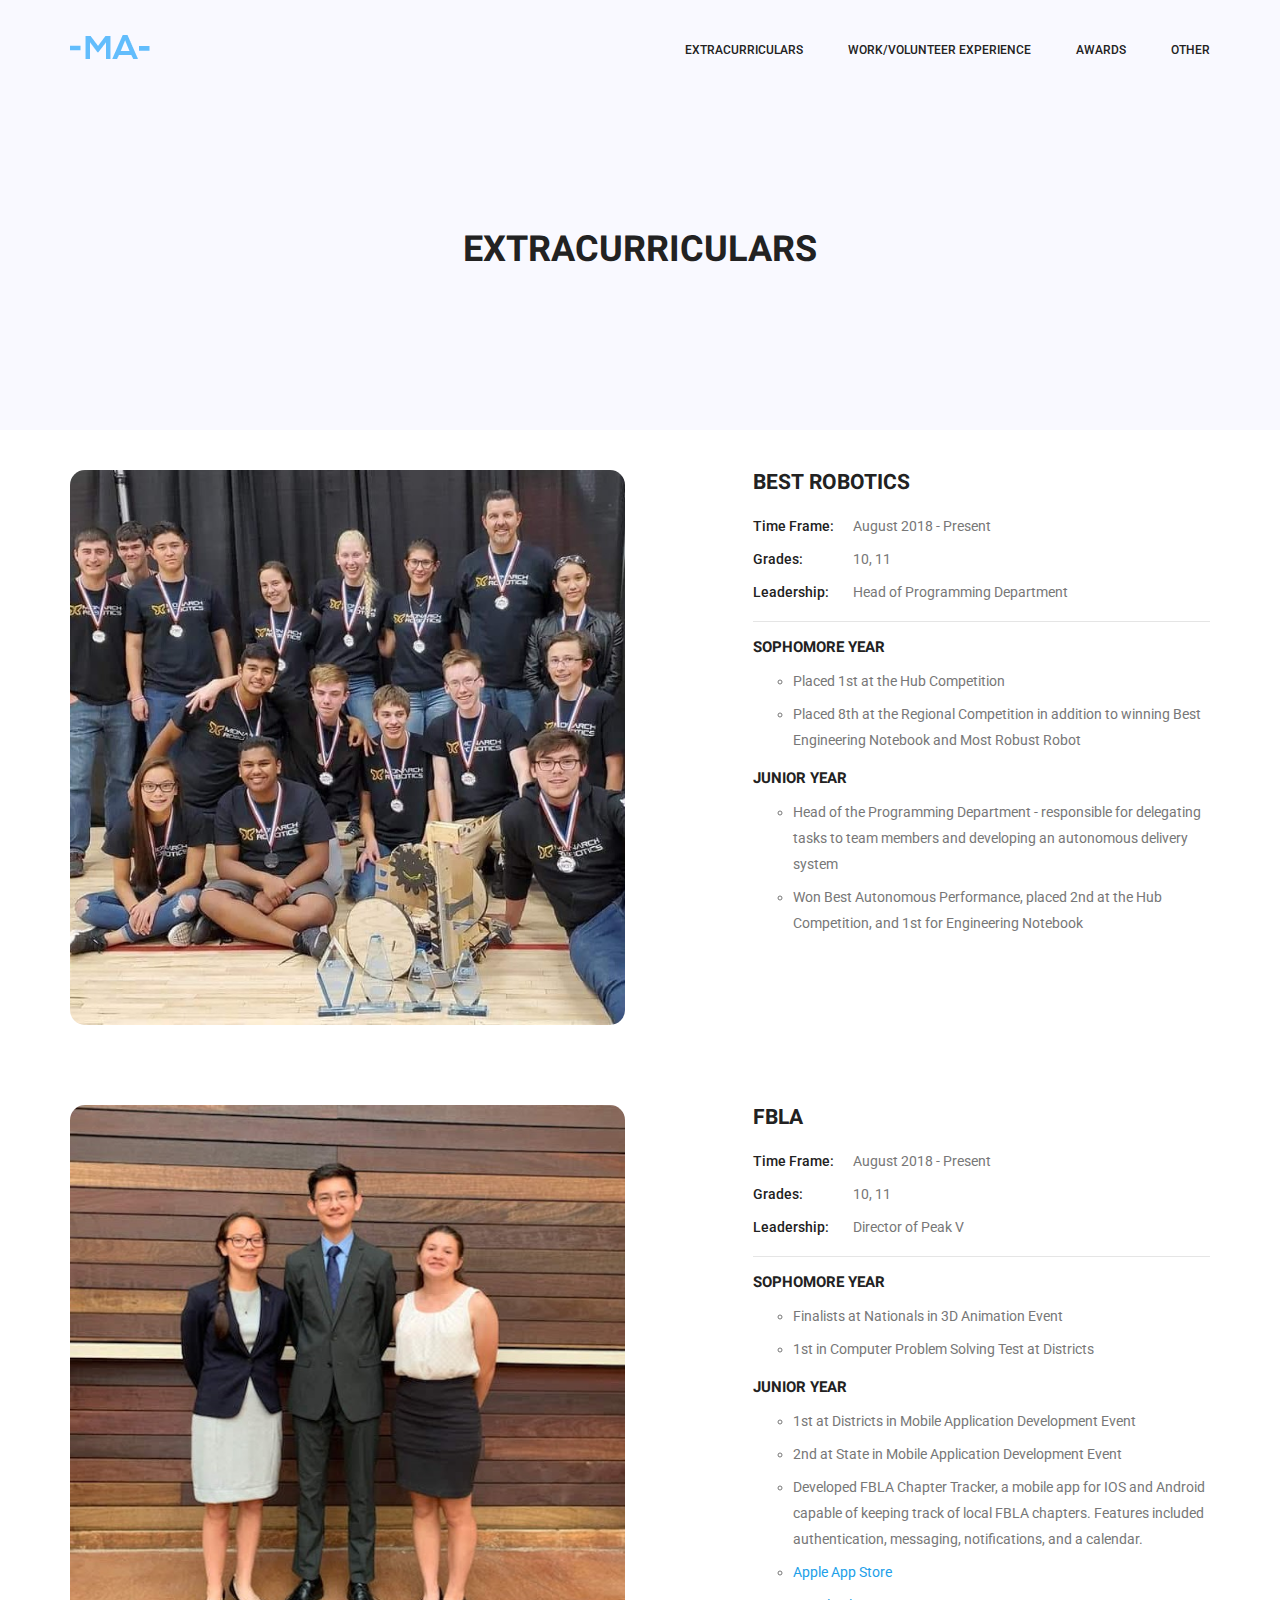
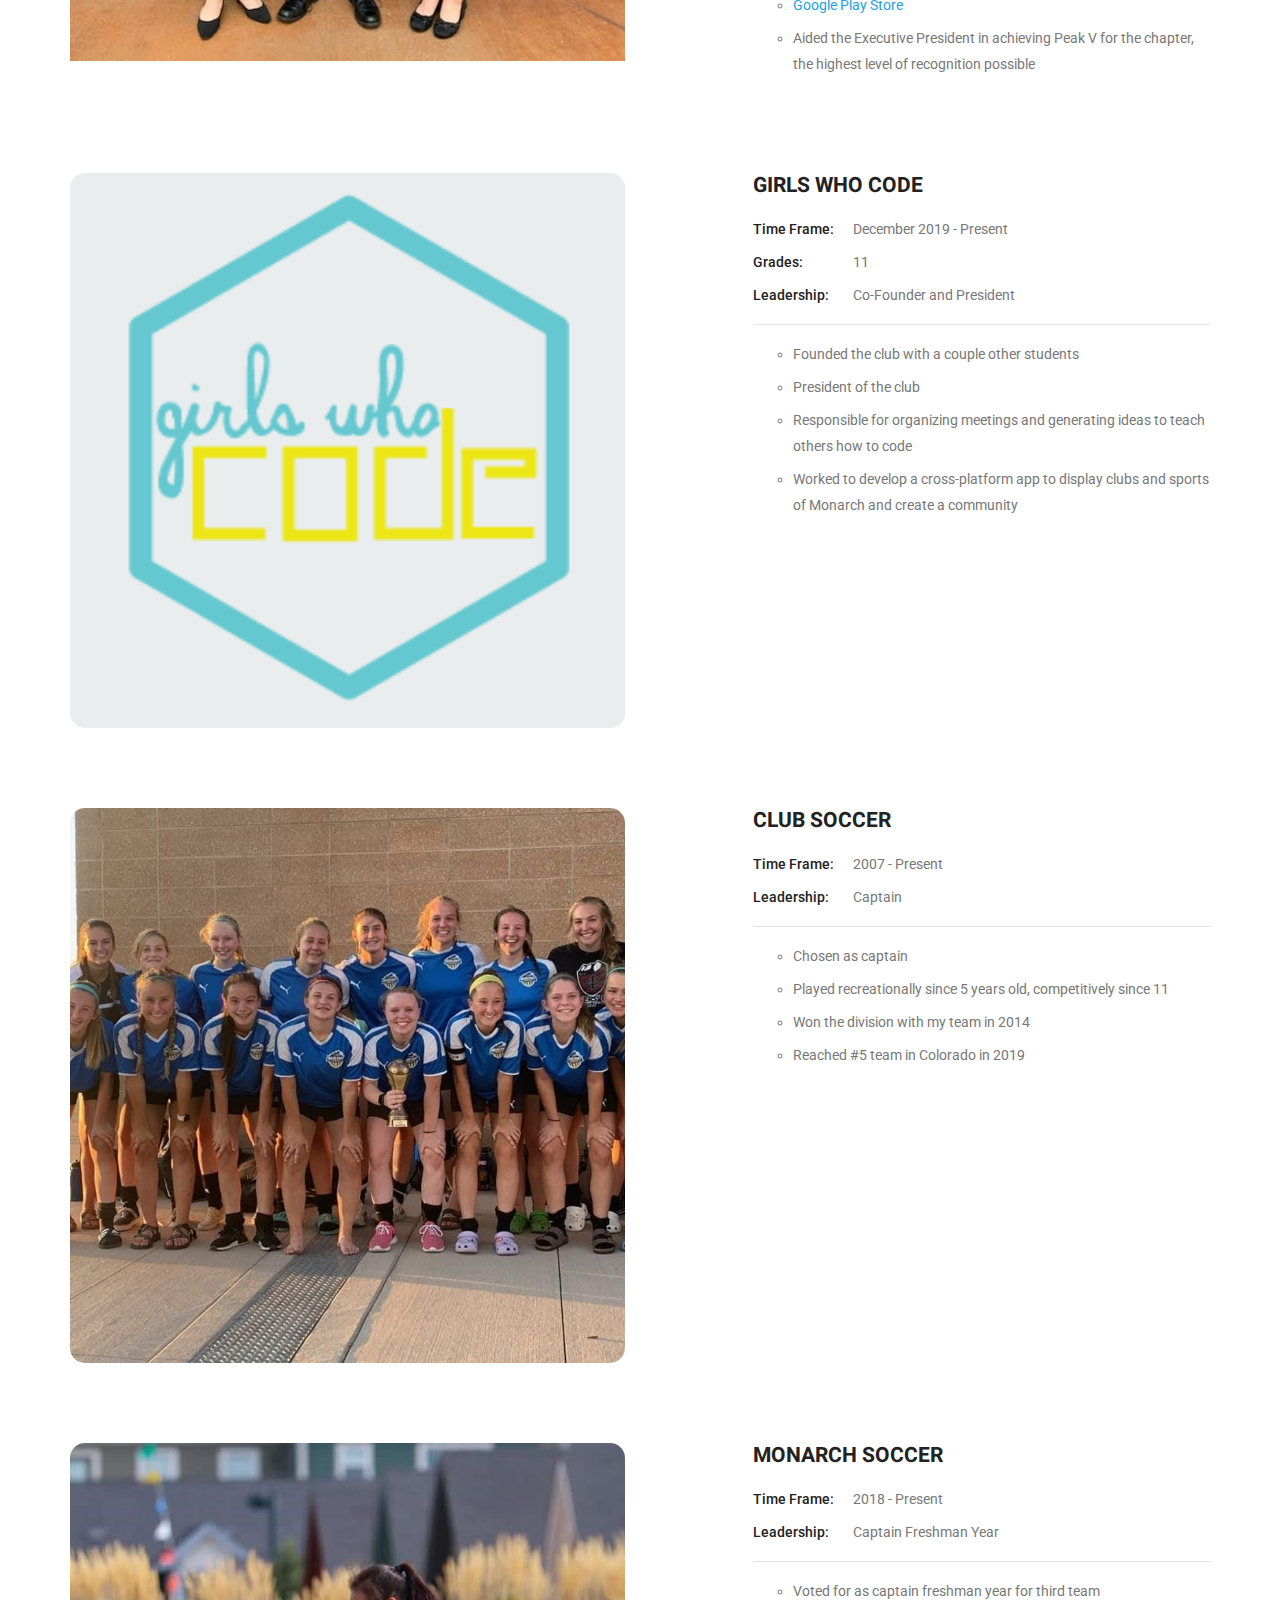
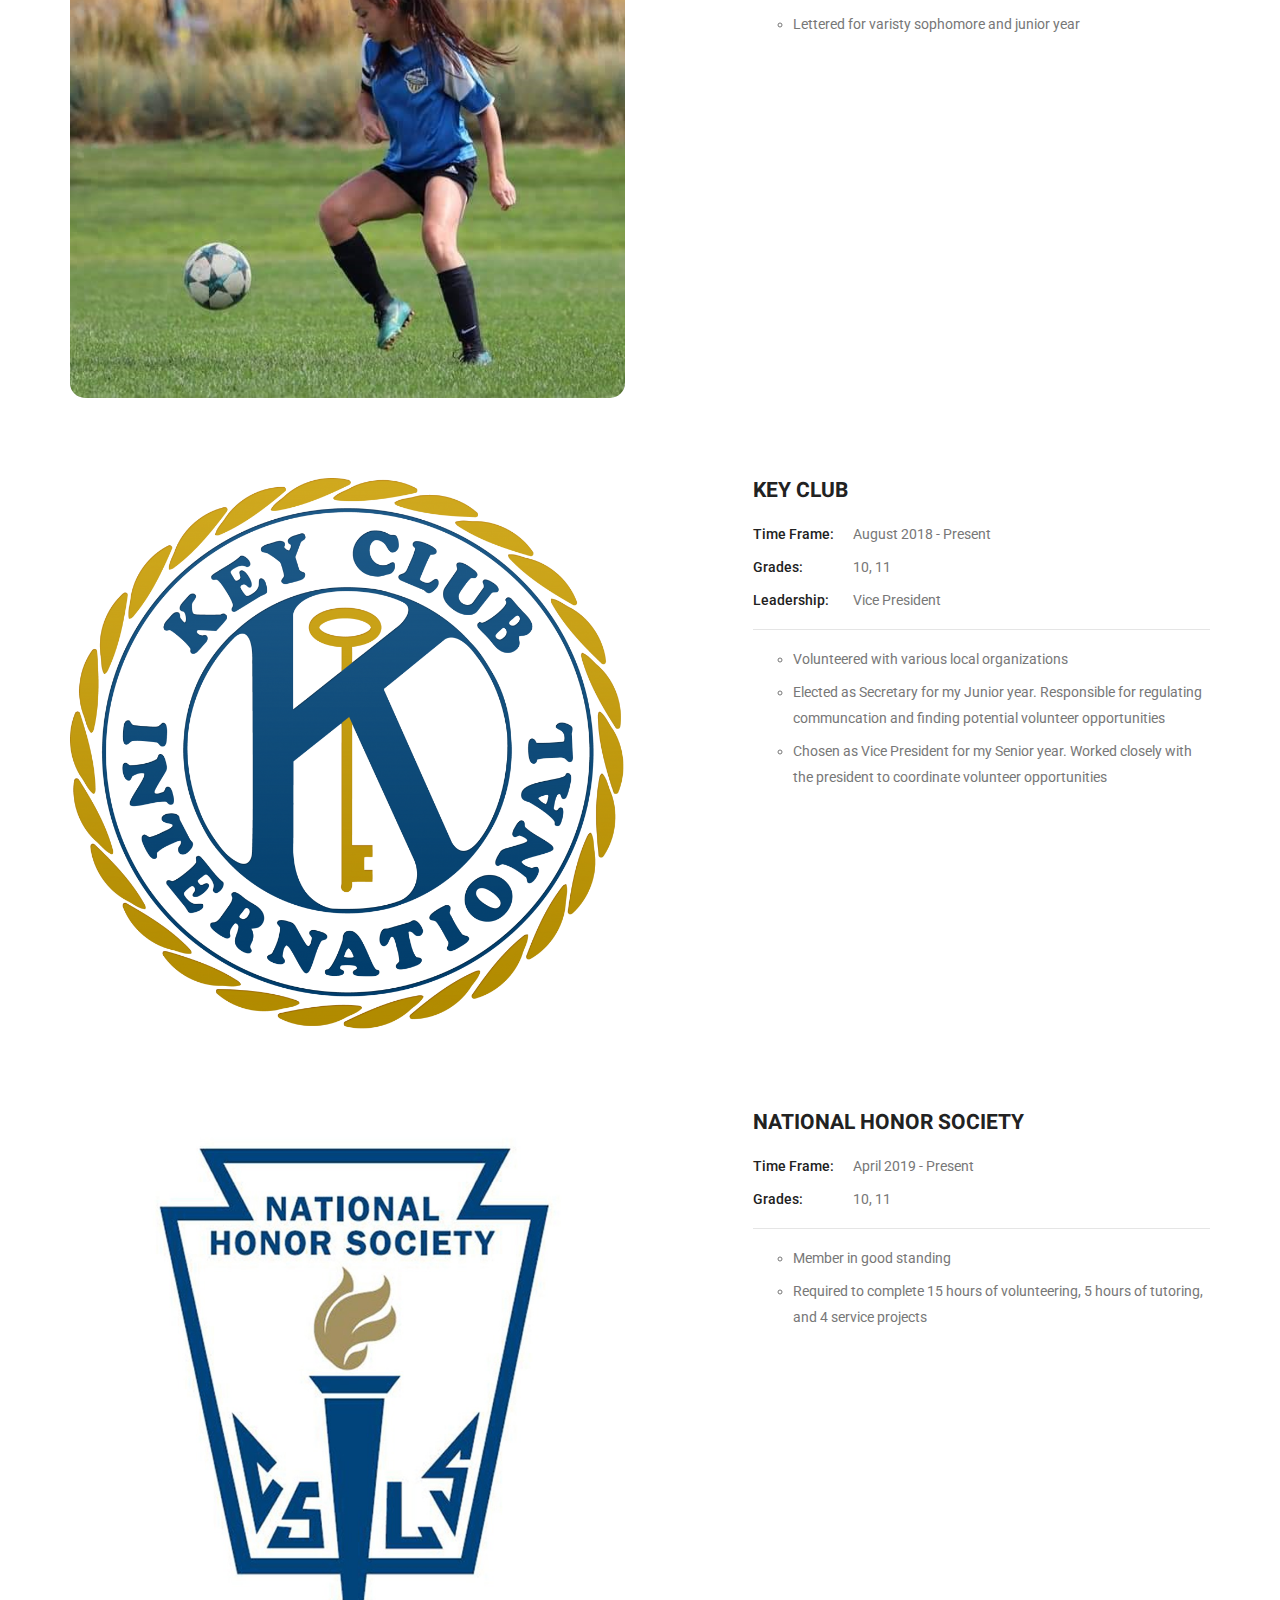
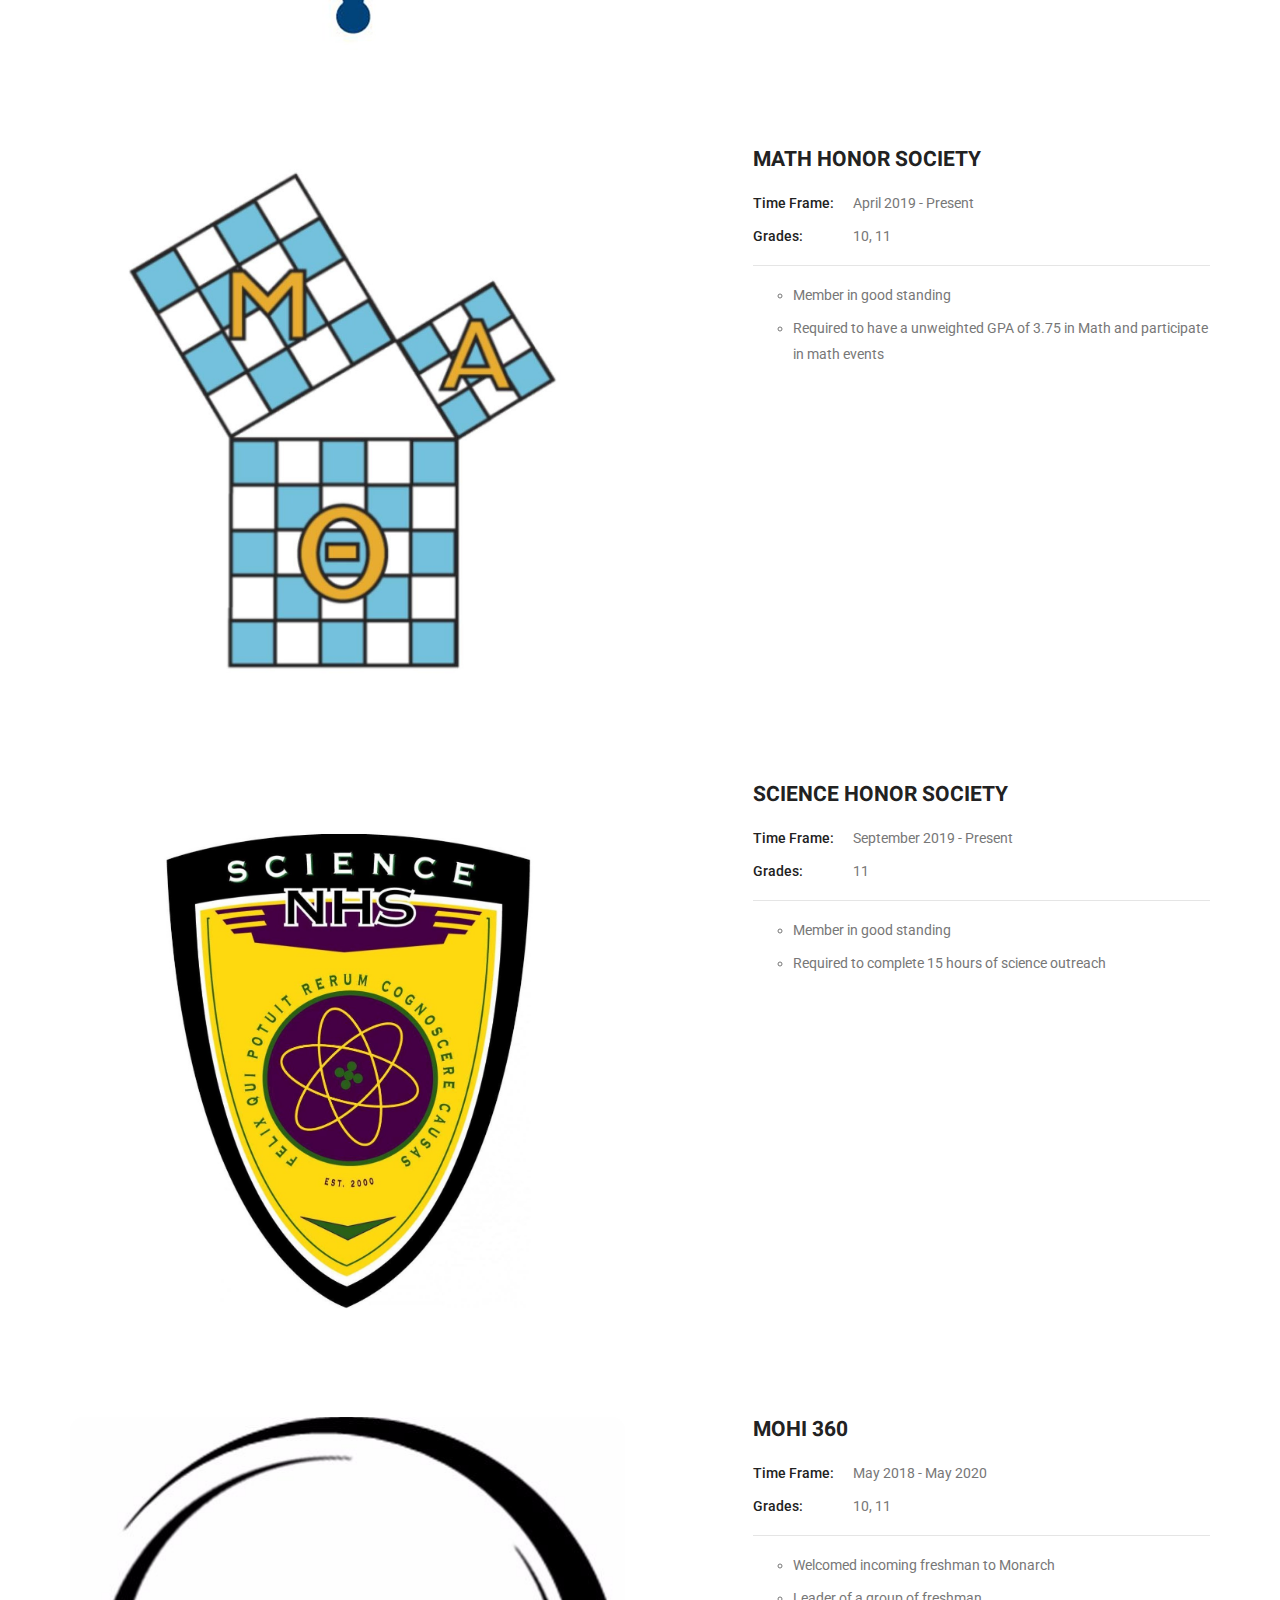
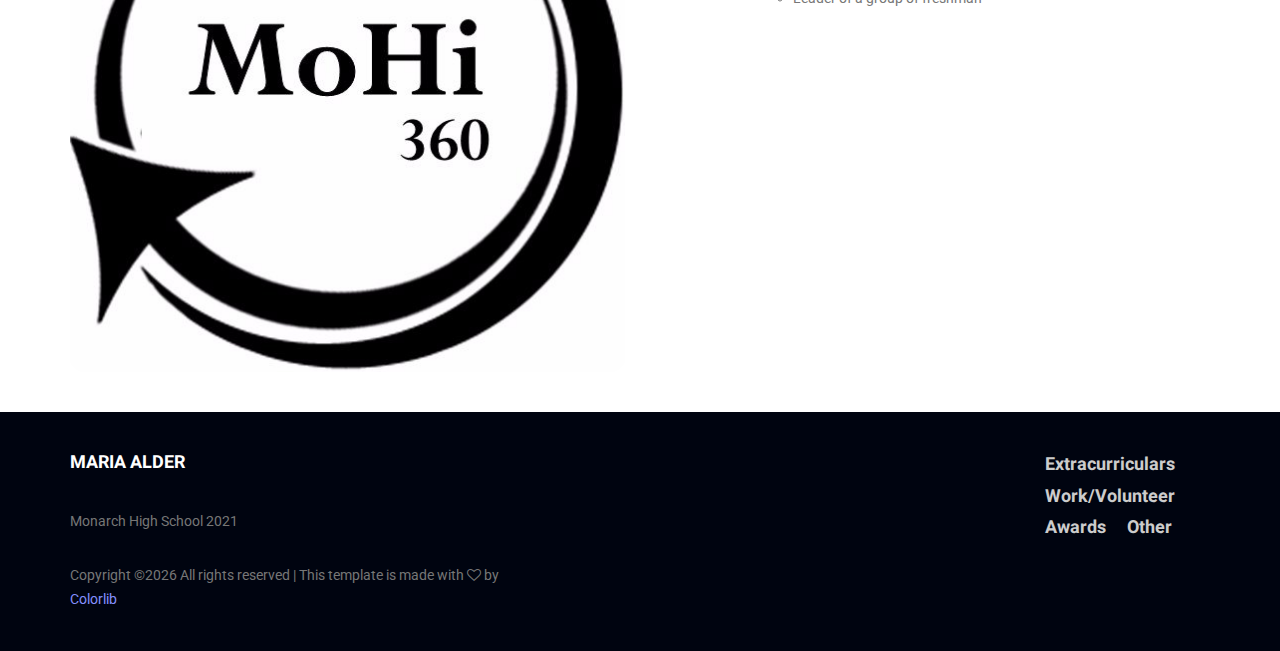
<file: extracurriculars.html>
<!doctype html>
<html lang="en">
    <head>
        <!-- Required meta tags -->
        <meta charset="utf-8">
        <meta name="viewport" content="width=device-width, initial-scale=1, shrink-to-fit=no">
        <link rel="icon" href="img/portfoliologoshort.png" type="image/png">
        <title>Extracurriculars</title>
        <!-- Bootstrap CSS -->
        <link rel="stylesheet" href="css/bootstrap.css">
        <link rel="stylesheet" href="vendors/linericon/style.css">
        <link rel="stylesheet" href="css/font-awesome.min.css">
        <link rel="stylesheet" href="vendors/owl-carousel/owl.carousel.min.css">
        <link rel="stylesheet" href="vendors/lightbox/simpleLightbox.css">
        <link rel="stylesheet" href="vendors/nice-select/css/nice-select.css">
        <link rel="stylesheet" href="vendors/animate-css/animate.css">
        <link rel="stylesheet" href="vendors/flaticon/flaticon.css">
        <!-- main css -->
        <link rel="stylesheet" href="css/style.css">
        <link rel="stylesheet" href="css/responsive.css">
    </head>
    <body>
        
        <!--================Header Menu Area =================-->
        <header class="header_area">
            <div class="main_menu" id="mainNav">
            	<nav class="navbar navbar-expand-lg navbar-light">
					<div class="container box_1620">
						<!-- Brand and toggle get grouped for better mobile display -->
						<a class="navbar-brand logo_h" href="index.html"><img src="img/portfoliologo.png" alt=""></a>
						<button class="navbar-toggler" type="button" data-toggle="collapse" data-target="#navbarSupportedContent" aria-controls="navbarSupportedContent" aria-expanded="false" aria-label="Toggle navigation">
							<span class="icon-bar"></span>
							<span class="icon-bar"></span>
							<span class="icon-bar"></span>
						</button>
						<!-- Collect the nav links, forms, and other content for toggling -->
						<div class="collapse navbar-collapse offset" id="navbarSupportedContent">
							<ul class="nav navbar-nav menu_nav ml-auto">
								<li class="nav-item active"><a class="nav-link" href="extracurriculars.html">Extracurriculars</a></li> 
								<li class="nav-item"><a class="nav-link" href="work-volunteer.html">Work/Volunteer Experience</a></li>
								<li class="nav-item"><a class="nav-link" href="awards.html">Awards</a></li>
								<li class="nav-item"><a class="nav-link" href="other.html">Other</a></li>
							</ul>
						</div> 
					</div>
            	</nav>
            </div>
        </header>
        <!--================Header Menu Area =================-->
        
        <!--================Home Banner Area =================-->
        <section class="banner_area">
            <div class="banner_inner d-flex align-items-center">
            	<div class="overlay bg-parallax" data-stellar-ratio="0.9" data-stellar-vertical-offset="0" data-background=""></div>
				<div class="container">
					<div class="banner_content text-center">
						<h2>Extracurriculars</h2>
					</div>
				</div>
            </div>
        </section>
        <!--================End Home Banner Area =================-->
        
		<!--================Portfolio Details Area =================-->
		<a id="robotics_block">
			<section class="portfolio_details_area p_120">
				<div class="container">
					<div class="portfolio_details_inner">
						<div class="row">
							<div class="col-md-6">
								<div class="portfolio_image">
									<img class="img-fluid" src="img/robotics.jpg" alt="">
								</div>
							</div>
							<div class="col-md-6">
								<div class="portfolio_right_text">
									<h4>BEST Robotics</h4>
									<ul class="list">
										<li><span>Time Frame:</span>  August 2018 - Present</li>
										<li><span>Grades:</span>  10, 11</li>
										<li><span>Leadership:</span>  Head of Programming Department</li>
									</ul>
									<hr></hr>
									<h5>Sophomore Year</h5>
									<ul class="list_details">
										<li>Placed 1st at the Hub Competition</li>
										<li>Placed 8th at the Regional Competition in addition to winning Best Engineering Notebook and Most Robust Robot</li>
									</ul>
									<h5>Junior Year</h5>
									<ul class="list_details">
										<li>Head of the Programming Department - responsible for delegating tasks to team members and developing an autonomous delivery system</li>
										<li>Won Best Autonomous Performance, placed 2nd at the Hub Competition, and 1st for Engineering Notebook</li>
									</ul>
								</div>
							</div>
						</div>
					</div>
				</div>
			</section>
		</a>
		<a id="fbla_block">
			<section class="portfolio_details_area p_120">
				<div class="container">
					<div class="portfolio_details_inner">
						<div class="row">
							<div class="col-md-6">
								<div class="portfolio_image">
									<img class="img-fluid" src="img/fbla.jpg" alt="">
								</div>
							</div>
							<div class="col-md-6">
								<div class="portfolio_right_text">
									<h4>FBLA</h4>
									<ul class="list">
										<li><span>Time Frame:</span>  August 2018 - Present</li>
										<li><span>Grades:</span>  10, 11</li>
										<li><span>Leadership:</span>  Director of Peak V</li>
									</ul>
									<hr></hr>
									<h5>Sophomore Year</h5>
									<ul class="list_details">
										<li>Finalists at Nationals in 3D Animation Event</li>
										<li>1st in Computer Problem Solving Test at Districts</li>
									</ul>
									<h5>Junior Year</h5>
									<ul class="list_details">
										<li>1st at Districts in Mobile Application Development Event</li>
										<li>2nd at State in Mobile Application Development Event</li>
										<li>Developed FBLA Chapter Tracker, a mobile app for IOS and Android capable of keeping track of local FBLA chapters. Features included authentication, messaging, notifications, and a calendar.</li>
										<li class="li_link" onclick="location.href = 'https://apps.apple.com/us/app/fbla-chapter-tracker/id1504003362';"><div class="link_text">Apple App Store</div></li>
										<li class="li_link" onclick="location.href = 'https://play.google.com/store/apps/details?id=com.mohiFBLA.fbla_chapter_tracker';"><div class="link_text">Google Play Store</div></li>
										<li>Aided the Executive President in achieving Peak V for the chapter, the highest level of recognition possible</li>
									</ul>
								</div>
							</div>
						</div>
					</div>
				</div>
			</section>
		</a>
		<a id="gwc_block">
			<section class="portfolio_details_area p_120">
				<div class="container">
					<div class="portfolio_details_inner">
						<div class="row">
							<div class="col-md-6">
								<div class="portfolio_image">
									<img class="img-fluid" src="img/girlswhocode.PNG" alt="">
								</div>
							</div>
							<div class="col-md-6">
								<div class="portfolio_right_text">
									<h4>Girls Who Code</h4>
									<ul class="list">
										<li><span>Time Frame:</span>  December 2019 - Present</li>
										<li><span>Grades:</span>  11</li>
										<li><span>Leadership:</span>  Co-Founder and President</li>
									</ul>
									<hr></hr>
									<ul class="list_details">
										<li>Founded the club with a couple other students</li>
										<li>President of the club</li>
										<li>Responsible for organizing meetings and generating ideas to teach others how to code</li>
										<li>Worked to develop a cross-platform app to display clubs and sports of Monarch and create a community</li>
									</ul>
								</div>
							</div>
						</div>
					</div>
				</div>
			</section>
		</a>
		<a id="club_soccer_block">
			<section class="portfolio_details_area p_120">
				<div class="container">
					<div class="portfolio_details_inner">
						<div class="row">
							<div class="col-md-6">
								<div class="portfolio_image">
									<img class="img-fluid" src="img/soccer.jpg" alt="">
								</div>
							</div>
							<div class="col-md-6">
								<div class="portfolio_right_text">
									<h4>Club Soccer</h4>
									<ul class="list">
										<li><span>Time Frame:</span>  2007 - Present</li>
										<li><span>Leadership:</span>  Captain</li>
									</ul>
									<hr></hr>
									<ul class="list_details">
										<li>Chosen as captain</li>
										<li>Played recreationally since 5 years old, competitively since 11</li>
										<li>Won the division with my team in 2014</li>
										<li>Reached #5 team in Colorado in 2019</li>
									</ul>
								</div>
							</div>
						</div>
					</div>
				</div>
			</section>
		</a>
		<a id="mohi_soccer_block">
			<section class="portfolio_details_area p_120">
				<div class="container">
					<div class="portfolio_details_inner">
						<div class="row">
							<div class="col-md-6">
								<div class="portfolio_image">
									<img class="img-fluid" src="img/soccer2.jpg" alt="">
								</div>
							</div>
							<div class="col-md-6">
								<div class="portfolio_right_text">
									<h4>Monarch Soccer</h4>
									<ul class="list">
										<li><span>Time Frame:</span>  2018 - Present</li>
										<li><span>Leadership:</span>  Captain Freshman Year</li>
									</ul>
									<hr></hr>
									<ul class="list_details">
										<li>Voted for as captain freshman year for third team</li>
										<li>Lettered for varisty sophomore and junior year</li>
									</ul>
								</div>
							</div>
						</div>
					</div>
				</div>
			</section>
		</a>
		<a id="key_club_block">
			<section class="portfolio_details_area p_120">
				<div class="container">
					<div class="portfolio_details_inner">
						<div class="row">
							<div class="col-md-6">
								<div class="portfolio_image">
									<img class="img-fluid" src="img/keyclub.png" alt="">
								</div>
							</div>
							<div class="col-md-6">
								<div class="portfolio_right_text">
									<h4>Key Club</h4>
									<ul class="list">
										<li><span>Time Frame:</span>  August 2018 - Present</li>
										<li><span>Grades:</span>  10, 11</li>
										<li><span>Leadership:</span>  Vice President</li>
									</ul>
									<hr></hr>
									<ul class="list_details">
										<li>Volunteered with various local organizations</li>
										<li>Elected as Secretary for my Junior year. Responsible for regulating communcation and finding potential volunteer opportunities</li>
										<li>Chosen as Vice President for my Senior year. Worked closely with the president to coordinate volunteer opportunities</li>
									</ul>
								</div>
							</div>
						</div>
					</div>
				</div>
			</section>
		</a>
		<a id="nhs_block">
			<section class="portfolio_details_area p_120">
				<div class="container">
					<div class="portfolio_details_inner">
						<div class="row">
							<div class="col-md-6">
								<div class="portfolio_image">
									<img class="img-fluid" src="img/nhs.jpg" alt="">
								</div>
							</div>
							<div class="col-md-6">
								<div class="portfolio_right_text">
									<h4>National Honor Society</h4>
									<ul class="list">
										<li><span>Time Frame:</span>  April 2019 - Present</li>
										<li><span>Grades:</span>  10, 11</li>
									</ul>
									<hr></hr>
									<ul class="list_details">
										<li>Member in good standing</li>
										<li>Required to complete 15 hours of volunteering, 5 hours of tutoring, and 4 service projects</li>
									</ul>
								</div>
							</div>
						</div>
					</div>
				</div>
			</section>
		</a>
		<a id="mhs_block">
			<section class="portfolio_details_area p_120">
				<div class="container">
					<div class="portfolio_details_inner">
						<div class="row">
							<div class="col-md-6">
								<div class="portfolio_image">
									<img class="img-fluid" src="img/mhs.jpg" alt="">
								</div>
							</div>
							<div class="col-md-6">
								<div class="portfolio_right_text">
									<h4>Math Honor Society</h4>
									<ul class="list">
										<li><span>Time Frame:</span>  April 2019 - Present</li>
										<li><span>Grades:</span>  10, 11</li>
									</ul>
									<hr></hr>
									<ul class="list_details">
										<li>Member in good standing</li>
										<li>Required to have a unweighted GPA of 3.75 in Math and participate in math events</li>
									</ul>
								</div>
							</div>
						</div>
					</div>
				</div>
			</section>
		</a>
		<a id="shs_block">
			<section class="portfolio_details_area p_120">
				<div class="container">
					<div class="portfolio_details_inner">
						<div class="row">
							<div class="col-md-6">
								<div class="portfolio_image">
									<img class="img-fluid" src="img/shs.jpg" alt="">
								</div>
							</div>
							<div class="col-md-6">
								<div class="portfolio_right_text">
									<h4>Science Honor Society</h4>
									<ul class="list">
										<li><span>Time Frame:</span>  September 2019 - Present</li>
										<li><span>Grades:</span>  11</li>
									</ul>
									<hr></hr>
									<ul class="list_details">
										<li>Member in good standing</li>
										<li>Required to complete 15 hours of science outreach</li>
									</ul>
								</div>
							</div>
						</div>
					</div>
				</div>
			</section>
		</a>
		<a id="mohi360_block">
			<section class="portfolio_details_area p_120">
				<div class="container">
					<div class="portfolio_details_inner">
						<div class="row">
							<div class="col-md-6">
								<div class="portfolio_image">
									<img class="img-fluid" src="img/mohi360.jpg" alt="">
								</div>
							</div>
							<div class="col-md-6">
								<div class="portfolio_right_text">
									<h4>Mohi 360</h4>
									<ul class="list">
										<li><span>Time Frame:</span>  May 2018 - May 2020</li>
										<li><span>Grades:</span>  10, 11</li>
									</ul>
									<hr></hr>
									<ul class="list_details">
										<li>Welcomed incoming freshman to Monarch</li>
										<li>Leader of a group of freshman</li>
									</ul>
								</div>
							</div>
						</div>
					</div>
				</div>
			</section>
		</a>
        <!--================End Portfolio Details Area =================-->
        
        <!--================Footer Area =================-->
        <footer class="footer_area p_120">
        	<div class="container">
        		<div class="row footer_inner">
        			<div class="col-lg-5 col-sm-6">
        				<aside class="f_widget ab_widget">
        					<div class="f_title">
        						<h3>Maria Alder</h3>
        					</div>
        					<p>Monarch High School 2021</p>
        					<p><!-- Link back to Colorlib can't be removed. Template is licensed under CC BY 3.0. -->
Copyright &copy;<script>document.write(new Date().getFullYear());</script> All rights reserved | This template is made with <i class="fa fa-heart-o" aria-hidden="true"></i> by <a href="https://colorlib.com" target="_blank">Colorlib</a>
<!-- Link back to Colorlib can't be removed. Template is licensed under CC BY 3.0. -->
</p>
        				</aside>
					</div>
					<div class="col-lg-5 col-sm-6"></div>
        			<div class="col-lg-2">
        				<aside class="f_widget social_widget">
        					<ul class="list">
        						<li><a href="extracurriculars.html"><h4>Extracurriculars</h4></a></li>
        						<li><a href="work-volunteer.html"><h4>Work/Volunteer</h4></a></li>
        						<li><a href="awards.html"><h4>Awards</h4></a></li>
        						<li><a href="other.html"><h4>Other</h4></a></li>
        					</ul>
        				</aside>
        			</div>
        		</div>
        	</div>
        </footer>
        <!--================End Footer Area =================-->
        
        
        
        
        <!-- Optional JavaScript -->
        <!-- jQuery first, then Popper.js, then Bootstrap JS -->
        <script src="js/jquery-3.2.1.min.js"></script>
        <script src="js/popper.js"></script>
        <script src="js/bootstrap.min.js"></script>
        <script src="js/stellar.js"></script>
        <script src="vendors/lightbox/simpleLightbox.min.js"></script>
        <script src="vendors/nice-select/js/jquery.nice-select.min.js"></script>
        <script src="vendors/isotope/imagesloaded.pkgd.min.js"></script>
        <script src="vendors/isotope/isotope-min.js"></script>
        <script src="vendors/owl-carousel/owl.carousel.min.js"></script>
        <script src="js/jquery.ajaxchimp.min.js"></script>
        <script src="js/mail-script.js"></script>
        <script src="vendors/counter-up/jquery.waypoints.min.js"></script>
        <script src="vendors/counter-up/jquery.counterup.min.js"></script>
        <script src="js/theme.js"></script>
    </body>
</html>
</file>
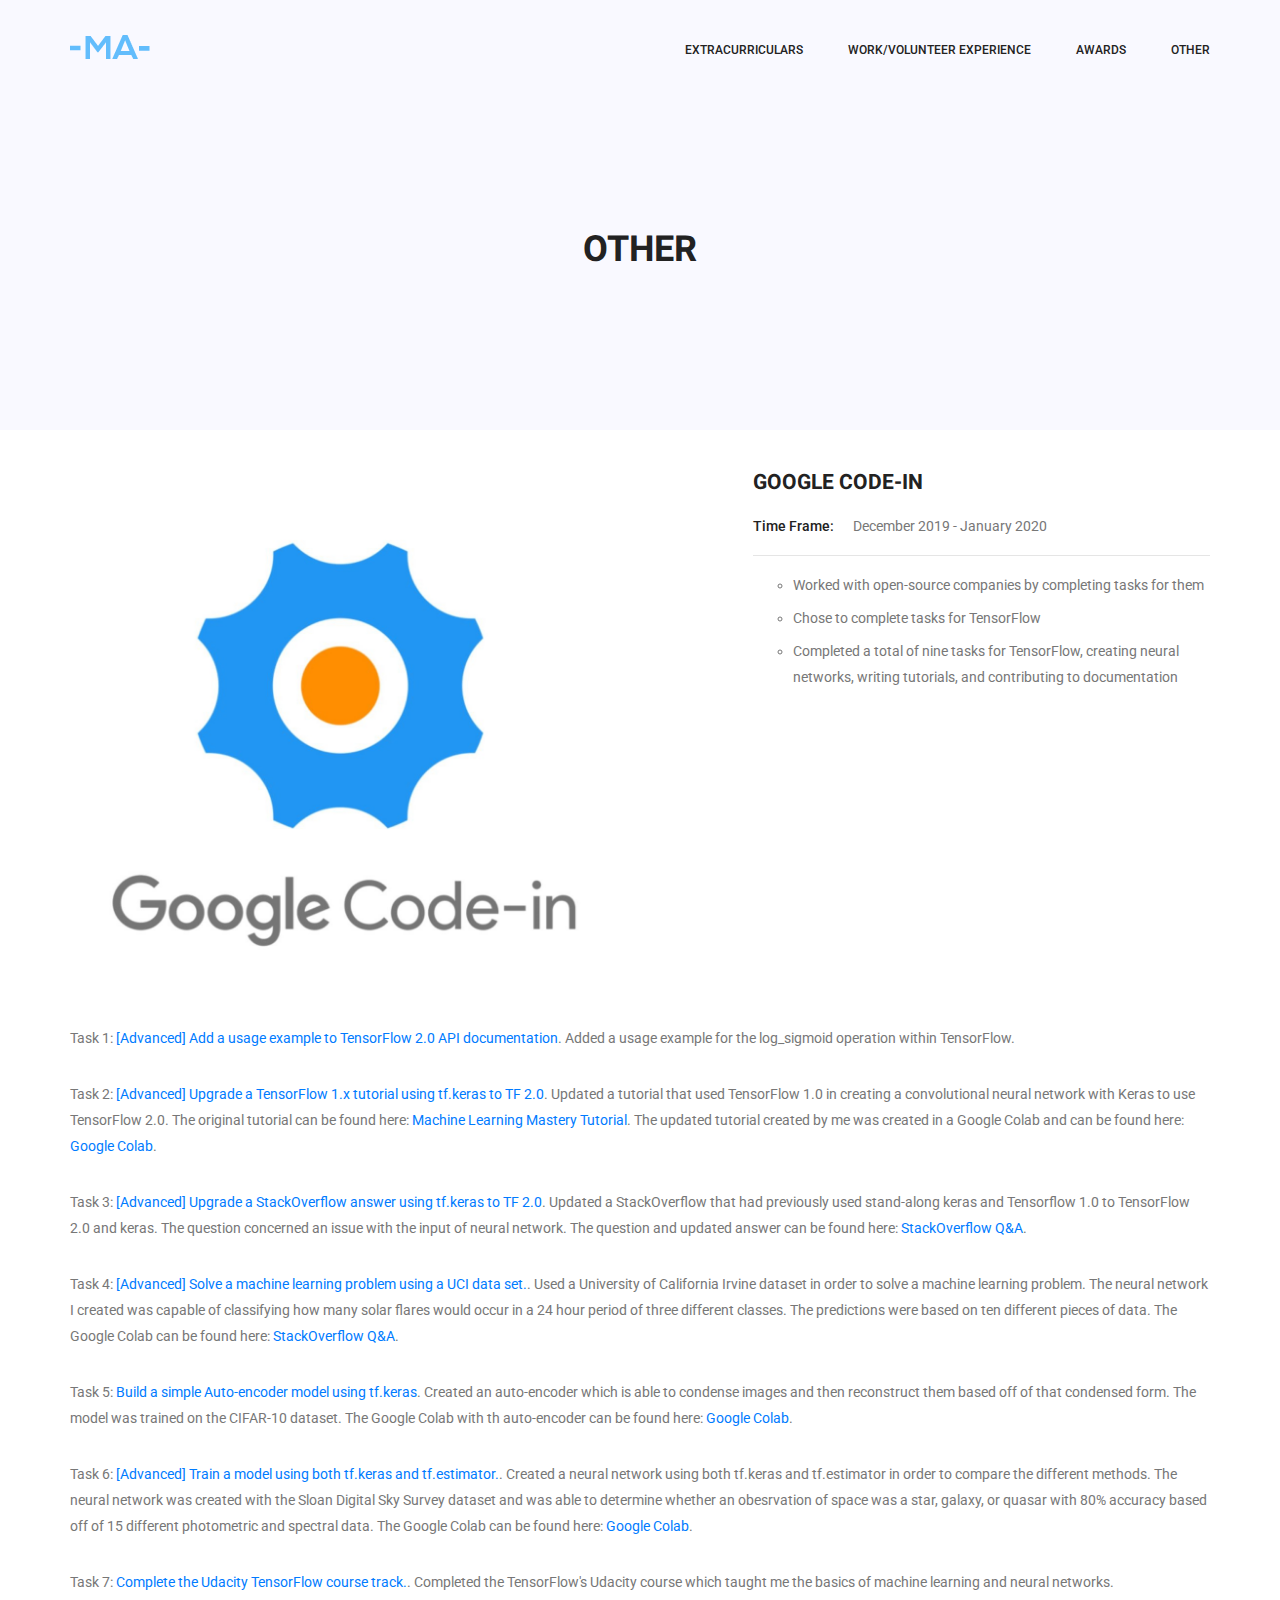
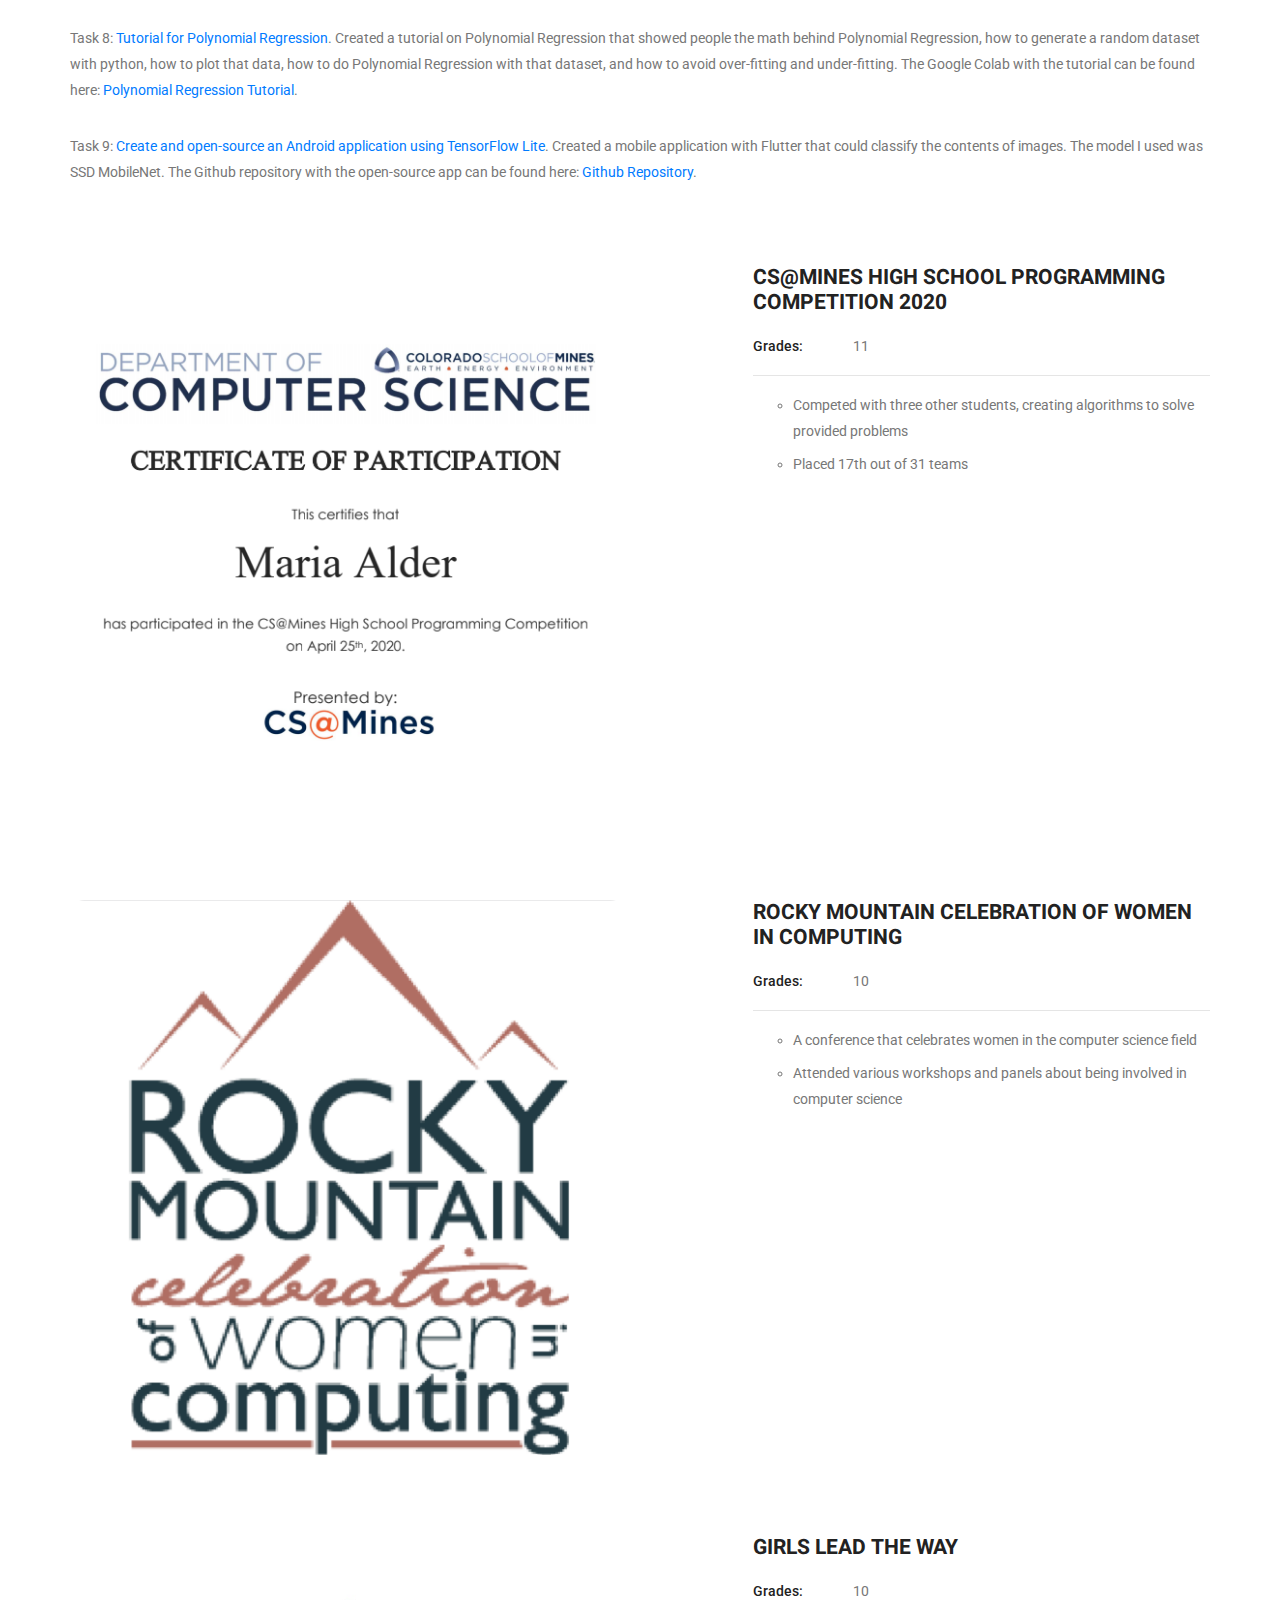
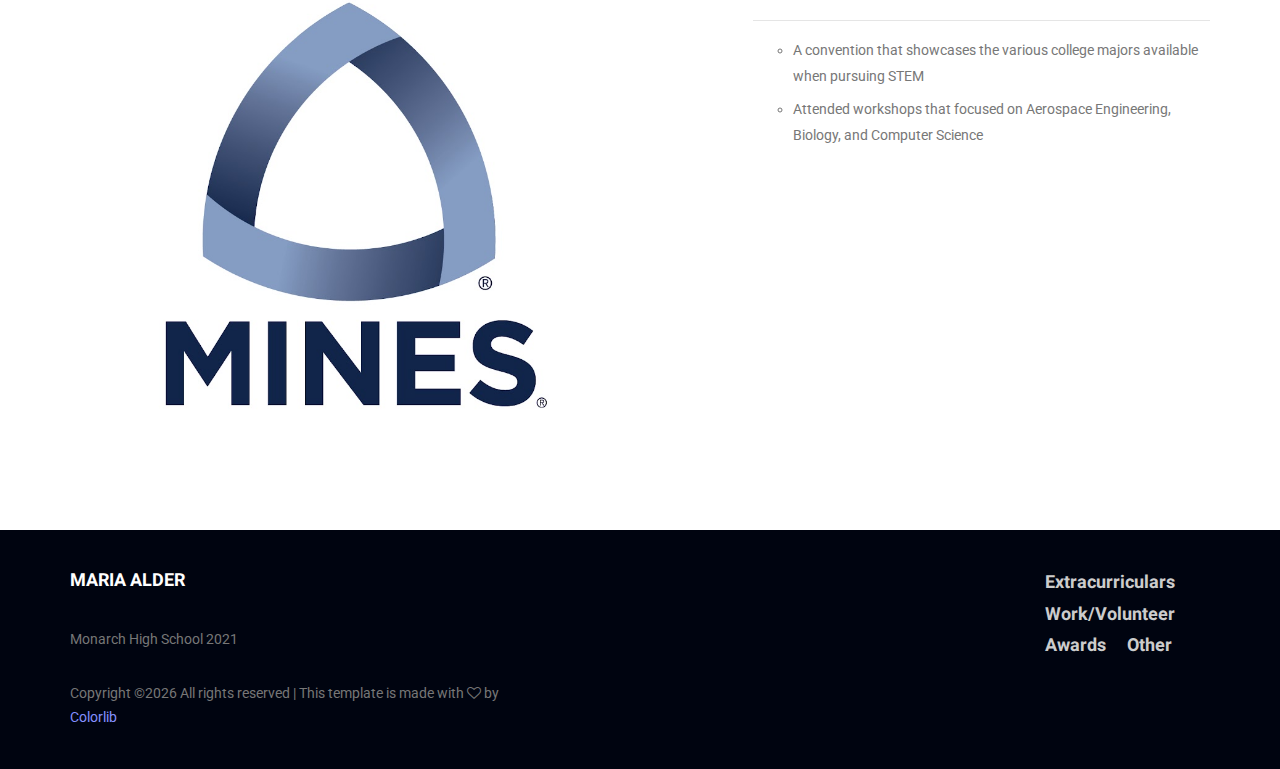
<file: other.html>
<!doctype html>
<html lang="en">
    <head>
        <!-- Required meta tags -->
        <meta charset="utf-8">
        <meta name="viewport" content="width=device-width, initial-scale=1, shrink-to-fit=no">
        <link rel="icon" href="img/portfoliologoshort.png" type="image/png">
        <title>Other</title>
        <!-- Bootstrap CSS -->
        <link rel="stylesheet" href="css/bootstrap.css">
        <link rel="stylesheet" href="vendors/linericon/style.css">
        <link rel="stylesheet" href="css/font-awesome.min.css">
        <link rel="stylesheet" href="vendors/owl-carousel/owl.carousel.min.css">
        <link rel="stylesheet" href="vendors/lightbox/simpleLightbox.css">
        <link rel="stylesheet" href="vendors/nice-select/css/nice-select.css">
        <link rel="stylesheet" href="vendors/animate-css/animate.css">
        <link rel="stylesheet" href="vendors/flaticon/flaticon.css">
        <!-- main css -->
        <link rel="stylesheet" href="css/style.css">
        <link rel="stylesheet" href="css/responsive.css">
    </head>
    <body>
        
        <!--================Header Menu Area =================-->
        <header class="header_area">
            <div class="main_menu" id="mainNav">
            	<nav class="navbar navbar-expand-lg navbar-light">
					<div class="container box_1620">
						<!-- Brand and toggle get grouped for better mobile display -->
						<a class="navbar-brand logo_h" href="index.html"><img src="img/portfoliologo.png" alt=""></a>
						<button class="navbar-toggler" type="button" data-toggle="collapse" data-target="#navbarSupportedContent" aria-controls="navbarSupportedContent" aria-expanded="false" aria-label="Toggle navigation">
							<span class="icon-bar"></span>
							<span class="icon-bar"></span>
							<span class="icon-bar"></span>
						</button>
						<!-- Collect the nav links, forms, and other content for toggling -->
						<div class="collapse navbar-collapse offset" id="navbarSupportedContent">
							<ul class="nav navbar-nav menu_nav ml-auto">
								<li class="nav-item"><a class="nav-link" href="extracurriculars.html">Extracurriculars</a></li> 
								<li class="nav-item"><a class="nav-link" href="work-volunteer.html">Work/Volunteer Experience</a></li>
								<li class="nav-item"><a class="nav-link" href="awards.html">Awards</a></li>
								<li class="nav-item active"><a class="nav-link" href="other.html">Other</a></li>
							</ul>
						</div> 
					</div>
            	</nav>
            </div>
        </header>
        <!--================Header Menu Area =================-->
        
        <!--================Home Banner Area =================-->
        <section class="banner_area">
            <div class="banner_inner d-flex align-items-center">
            	<div class="overlay bg-parallax" data-stellar-ratio="0.9" data-stellar-vertical-offset="0" data-background=""></div>
				<div class="container">
					<div class="banner_content text-center">
						<h2>Other</h2>
					</div>
				</div>
            </div>
        </section>
        <!--================End Home Banner Area =================-->
        
		<!--================Portfolio Details Area =================-->
		<a id="googlecodein_block">
			<section class="portfolio_details_area p_120">
				<div class="container">
					<div class="portfolio_details_inner">
						<div class="row">
							<div class="col-md-6">
								<div class="portfolio_image">
									<img class="img-fluid" src="img/googlecodein.jpg" alt="">
								</div>
							</div>
							<div class="col-md-6">
								<div class="portfolio_right_text">
									<h4>Google Code-In</h4>
									<ul class="list">
										<li><span>Time Frame:</span>  December 2019 - January 2020</li>
									</ul>
									<hr></hr>
									<ul class="list_details">
										<li>Worked with open-source companies by completing tasks for them</li>
										<li>Chose to complete tasks for TensorFlow</li>
										<li>Completed a total of nine tasks for TensorFlow, creating neural networks, writing tutorials, and contributing to documentation</li>
									</ul>
								</div>
							</div>
						</div>
						<p>Task 1: 
							<a href="https://codein.withgoogle.com/archive/2019/t/4600868746297344/">[Advanced] Add a usage example to TensorFlow 2.0 API documentation</a>. 
							Added a usage example for the log_sigmoid operation within TensorFlow.</p>
						<p>Task 2: 
							<a href="https://codein.withgoogle.com/archive/2019/t/5110243881648128/">[Advanced] Upgrade a TensorFlow 1.x tutorial using tf.keras to TF 2.0</a>. 
							Updated a tutorial that used TensorFlow 1.0 in creating a convolutional neural network with Keras to use TensorFlow 2.0. The original tutorial 
							can be found here: <a href="https://machinelearningmastery.com/object-recognition-convolutional-neural-networks-keras-deep-learning-library/">Machine Learning Mastery Tutorial</a>. 
							The updated tutorial created by me was created in a Google Colab and can be found here: <a href="https://drive.google.com/open?id=1OH0uInUo6J1gqYQTF_yqQSiQ9lM_3dqb>Google Colab">Google Colab</a>.
						</p>
						<p>Task 3: 
							<a href="https://codein.withgoogle.com/archive/2019/t/5116344681365504/">[Advanced] Upgrade a StackOverflow answer using tf.keras to TF 2.0</a>. 
							Updated a StackOverflow that had previously used stand-along keras and Tensorflow 1.0 to TensorFlow 2.0 and keras. The question concerned an issue with the input of neural network. The question and updated answer 
							can be found here: <a href="https://stackoverflow.com/questions/41320964/input-shape-parameter-mismatch-error-in-convolution1d-in-keras">StackOverflow Q&A</a>.
						</p>
						<p>Task 4: 
							<a href="https://codein.withgoogle.com/archive/2019/t/4780356302012416/">[Advanced] Solve a machine learning problem using a UCI data set.</a>. 
							Used a University of California Irvine dataset in order to solve a machine learning problem. The neural network I created was capable of classifying how many solar 
							flares would occur in a 24 hour period of three different classes. The predictions were based on ten different pieces of data. 
							The Google Colab can be found here: <a href="https://drive.google.com/file/d/1frGvwrWn19Z8reqgy_l6i_YcxZEoWwdy/view">StackOverflow Q&A</a>.
						</p>
						<p>Task 5: 
							<a href="https://codein.withgoogle.com/archive/2019/t/5167664742268928/">Build a simple Auto-encoder model using tf.keras</a>. 
							Created an auto-encoder which is able to condense images and then reconstruct them based off of that condensed form. The model was trained on the CIFAR-10 dataset. 
							The Google Colab with th auto-encoder can be found here: <a href="https://drive.google.com/file/d/1frGvwrWn19Z8reqgy_l6i_YcxZEoWwdy/view">Google Colab</a>.
						</p>
						<p>Task 6: 
							<a href="https://codein.withgoogle.com/archive/2019/t/5974521325027328/">[Advanced] Train a model using both tf.keras and tf.estimator.</a>. 
							Created a neural network using both tf.keras and tf.estimator in order to compare the different methods. The neural network was created with the 
							Sloan Digital Sky Survey dataset and was able to determine whether an obesrvation of space was a star, galaxy, or quasar with 80% accuracy based off of 15 different photometric and spectral data. 
							The Google Colab can be found here: <a href="https://colab.research.google.com/drive/1JoUUqHgKIoJBl4st4h8Xf4RLhQEjxS4m">Google Colab</a>.
						</p>
						<p>Task 7: 
							<a href="https://codein.withgoogle.com/archive/2019/t/6130103696752640/">Complete the Udacity TensorFlow course track.</a>. 
							Completed the TensorFlow's Udacity course which taught me the basics of machine learning and neural networks.
						</p>
						<p>Task 8: 
							<a href="https://codein.withgoogle.com/archive/2019/t/4904943270494208/">Tutorial for Polynomial Regression</a>. 
							Created a tutorial on Polynomial Regression that showed people the math behind Polynomial Regression, how to generate a random dataset with python, how to plot that data, 
							how to do Polynomial Regression with that dataset, and how to avoid over-fitting and under-fitting.
							The Google Colab with the tutorial can be found here: <a href="https://colab.research.google.com/drive/1ocrDd02KkSg23eviqh8YgV34gc5_h_nT.">Polynomial Regression Tutorial</a>.
						</p>
						<p>Task 9: 
							<a href="https://codein.withgoogle.com/archive/2019/t/6161381628313600/">Create and open-source an Android application using TensorFlow Lite</a>. 
							Created a mobile application with Flutter that could classify the contents of images. The model I used was SSD MobileNet.
							The Github repository with the open-source app can be found here: <a href="https://github.com/malder08/tensorflow_image_classification_gci">Github Repository</a>.
						</p>
					</div>
				</div>
			</section>
		</a>
		<a id="hspc_block">
			<section class="portfolio_details_area p_120">
				<div class="container">
					<div class="portfolio_details_inner">
						<div class="row">
							<div class="col-md-6">
								<div class="portfolio_image">
									<img class="img-fluid" src="img/csminescertificate.PNG" alt="">
								</div>
							</div>
							<div class="col-md-6">
								<div class="portfolio_right_text">
									<h4>CS@Mines High School Programming Competition 2020</h4>
									<ul class="list">
										<li><span>Grades:</span>  11</li>
									</ul>
									<hr></hr>
									<ul class="list_details">
										<li>Competed with three other students, creating algorithms to solve provided problems</li>
										<li>Placed 17th out of 31 teams</li>
									</ul>
								</div>
							</div>
						</div>
					</div>
				</div>
			</section>
		</a>
		<a id="rmcowic_block">
			<section class="portfolio_details_area p_120">
				<div class="container">
					<div class="portfolio_details_inner">
						<div class="row">
							<div class="col-md-6">
								<div class="portfolio_image">
									<img class="img-fluid" src="img/rmcowic.png" alt="">
								</div>
							</div>
							<div class="col-md-6">
								<div class="portfolio_right_text">
									<h4>Rocky Mountain Celebration of Women in Computing</h4>
									<ul class="list">
										<li><span>Grades:</span>  10</li>
									</ul>
									<hr></hr>
									<ul class="list_details">
										<li>A conference that celebrates women in the computer science field</li>
										<li>Attended various workshops and panels about being involved in computer science</li>
									</ul>
								</div>
							</div>
						</div>
					</div>
				</div>
			</section>
		</a>
		<a id="girlsleadtheway_block">
			<section class="portfolio_details_area p_120">
				<div class="container">
					<div class="portfolio_details_inner">
						<div class="row">
							<div class="col-md-6">
								<div class="portfolio_image">
									<img class="img-fluid" src="img/mines.jpg" alt="">
								</div>
							</div>
							<div class="col-md-6">
								<div class="portfolio_right_text">
									<h4>Girls Lead the Way</h4>
									<ul class="list">
										<li><span>Grades:</span>  10</li>
									</ul>
									<hr></hr>
									<ul class="list_details">
										<li>A convention that showcases the various college majors available when pursuing STEM</li>
										<li>Attended workshops that focused on Aerospace Engineering, Biology, and Computer Science</li>
									</ul>
								</div>
							</div>
						</div>
					</div>
				</div>
			</section>
		</a>
        <!--================End Portfolio Details Area =================-->
        
        <!--================Footer Area =================-->
        <footer class="footer_area p_120">
        	<div class="container">
        		<div class="row footer_inner">
        			<div class="col-lg-5 col-sm-6">
        				<aside class="f_widget ab_widget">
        					<div class="f_title">
        						<h3>Maria Alder</h3>
        					</div>
							<p>Monarch High School 2021</p>
        					<p><!-- Link back to Colorlib can't be removed. Template is licensed under CC BY 3.0. -->
Copyright &copy;<script>document.write(new Date().getFullYear());</script> All rights reserved | This template is made with <i class="fa fa-heart-o" aria-hidden="true"></i> by <a href="https://colorlib.com" target="_blank">Colorlib</a>
<!-- Link back to Colorlib can't be removed. Template is licensed under CC BY 3.0. -->
</p>
        				</aside>
					</div>
					<div class="col-lg-5 col-sm-6"></div>
        			<div class="col-lg-2">
        				<aside class="f_widget social_widget">
        					<ul class="list">
        						<li><a href="extracurriculars.html"><h4>Extracurriculars</h4></a></li>
        						<li><a href="work-volunteer.html"><h4>Work/Volunteer</h4></a></li>
        						<li><a href="awards.html"><h4>Awards</h4></a></li>
        						<li><a href="other.html"><h4>Other</h4></a></li>
        					</ul>
        				</aside>
        			</div>
        		</div>
        	</div>
        </footer>
        <!--================End Footer Area =================-->
        
        
        
        
        <!-- Optional JavaScript -->
        <!-- jQuery first, then Popper.js, then Bootstrap JS -->
        <script src="js/jquery-3.2.1.min.js"></script>
        <script src="js/popper.js"></script>
        <script src="js/bootstrap.min.js"></script>
        <script src="js/stellar.js"></script>
        <script src="vendors/lightbox/simpleLightbox.min.js"></script>
        <script src="vendors/nice-select/js/jquery.nice-select.min.js"></script>
        <script src="vendors/isotope/imagesloaded.pkgd.min.js"></script>
        <script src="vendors/isotope/isotope-min.js"></script>
        <script src="vendors/owl-carousel/owl.carousel.min.js"></script>
        <script src="js/jquery.ajaxchimp.min.js"></script>
        <script src="js/mail-script.js"></script>
        <script src="vendors/counter-up/jquery.waypoints.min.js"></script>
        <script src="vendors/counter-up/jquery.counterup.min.js"></script>
        <script src="js/theme.js"></script>
    </body>
</html>
</file>
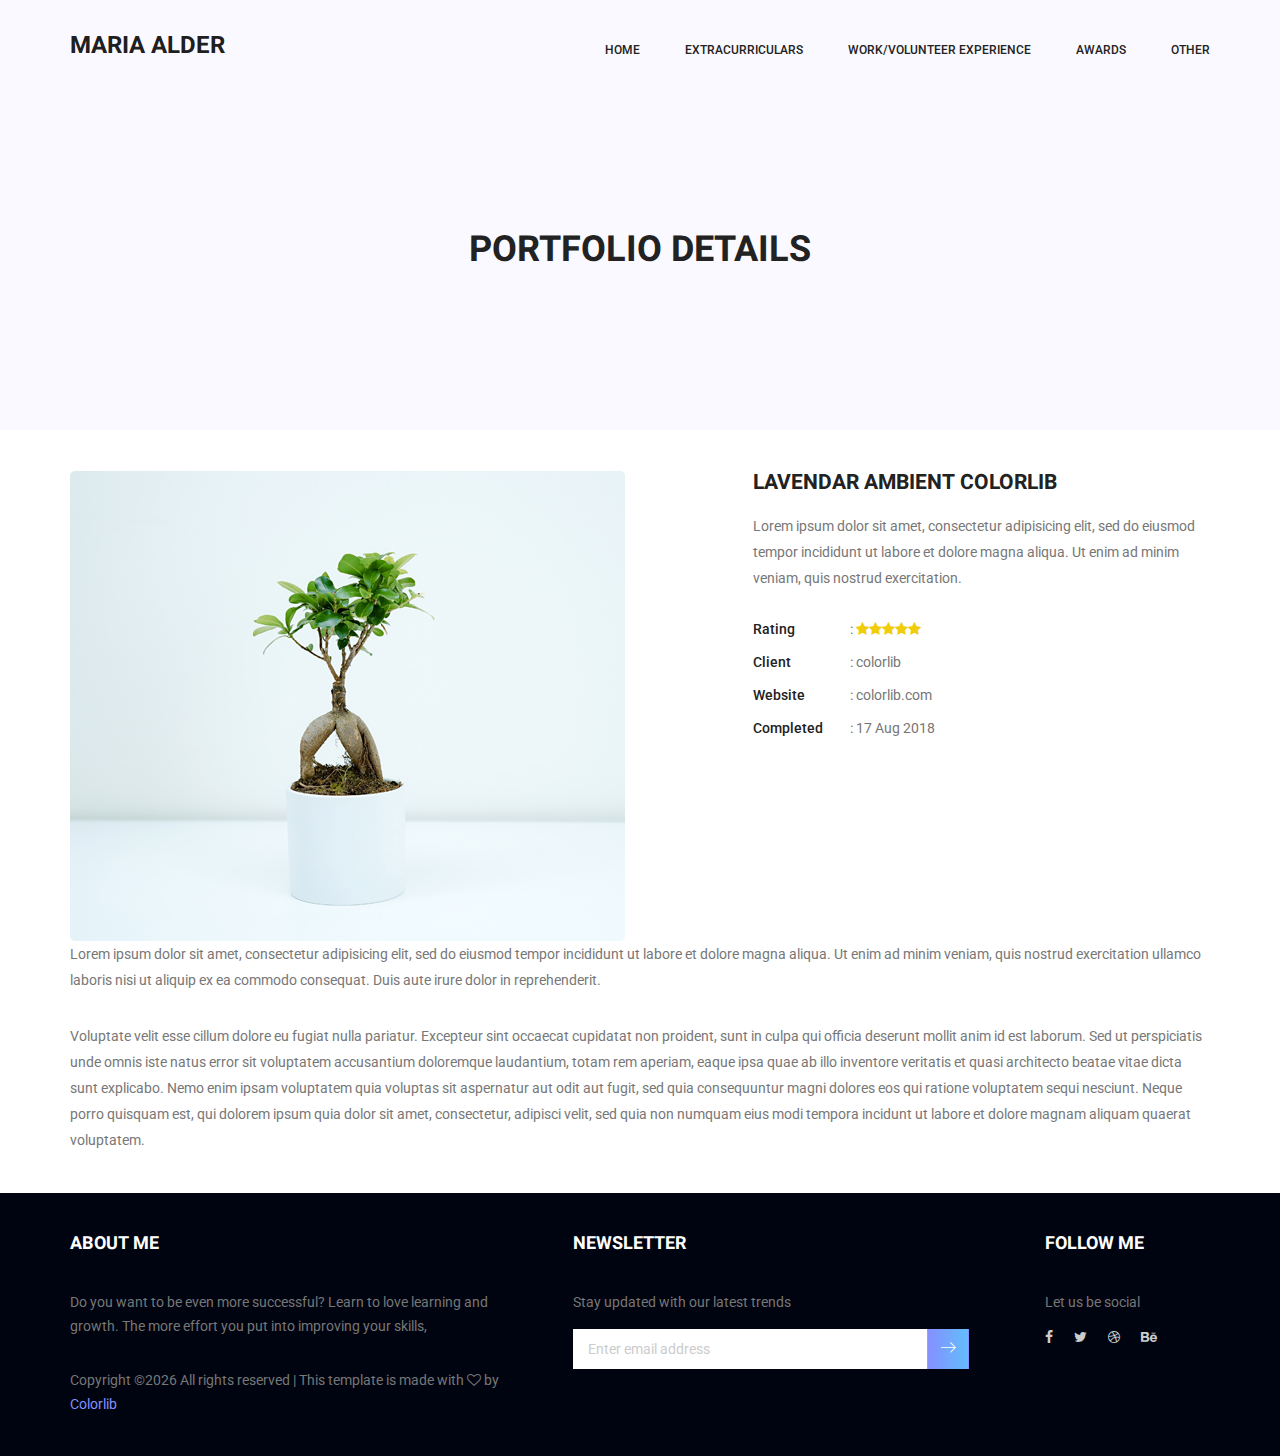
<file: portfolio-details.html>
<!doctype html>
<html lang="en">
    <head>
        <!-- Required meta tags -->
        <meta charset="utf-8">
        <meta name="viewport" content="width=device-width, initial-scale=1, shrink-to-fit=no">
        <link rel="icon" href="img/favicon.png" type="image/png">
        <title>Maria Alder</title>
        <!-- Bootstrap CSS -->
        <link rel="stylesheet" href="css/bootstrap.css">
        <link rel="stylesheet" href="vendors/linericon/style.css">
        <link rel="stylesheet" href="css/font-awesome.min.css">
        <link rel="stylesheet" href="vendors/owl-carousel/owl.carousel.min.css">
        <link rel="stylesheet" href="vendors/lightbox/simpleLightbox.css">
        <link rel="stylesheet" href="vendors/nice-select/css/nice-select.css">
        <link rel="stylesheet" href="vendors/animate-css/animate.css">
        <link rel="stylesheet" href="vendors/flaticon/flaticon.css">
        <!-- main css -->
        <link rel="stylesheet" href="css/style.css">
        <link rel="stylesheet" href="css/responsive.css">
    </head>
    <body>
        
        <!--================Header Menu Area =================-->
        <header class="header_area">
            <div class="main_menu" id="mainNav">
            	<nav class="navbar navbar-expand-lg navbar-light">
					<div class="container box_1620">
						<!-- Brand and toggle get grouped for better mobile display -->
						<a class="navbar-brand logo_h" href="index.html"><h3>MARIA ALDER</h3></a>
						<button class="navbar-toggler" type="button" data-toggle="collapse" data-target="#navbarSupportedContent" aria-controls="navbarSupportedContent" aria-expanded="false" aria-label="Toggle navigation">
							<span class="icon-bar"></span>
							<span class="icon-bar"></span>
							<span class="icon-bar"></span>
						</button>
						<!-- Collect the nav links, forms, and other content for toggling -->
						<div class="collapse navbar-collapse offset" id="navbarSupportedContent">
							<ul class="nav navbar-nav menu_nav ml-auto">
								<li class="nav-item active"><a class="nav-link" href="index.html">Home</a></li> 
								<li class="nav-item"><a class="nav-link" href="extracurriculars.html">Extracurriculars</a></li> 
								<li class="nav-item"><a class="nav-link" href="work-volunteer.html">Work/Volunteer Experience</a></li>
								<li class="nav-item"><a class="nav-link" href="awards.html">Awards</a></li>
								<li class="nav-item"><a class="nav-link" href="other.html">Other</a></li>
							</ul>
						</div> 
					</div>
            	</nav>
            </div>
        </header>
        <!--================Header Menu Area =================-->
        
        <!--================Home Banner Area =================-->
        <section class="banner_area">
            <div class="banner_inner d-flex align-items-center">
            	<div class="overlay bg-parallax" data-stellar-ratio="0.9" data-stellar-vertical-offset="0" data-background=""></div>
				<div class="container">
					<div class="banner_content text-center">
						<h2>Portfolio Details</h2>
					</div>
				</div>
            </div>
        </section>
        <!--================End Home Banner Area =================-->
        
        <!--================Portfolio Details Area =================-->
        <section class="portfolio_details_area p_120">
        	<div class="container">
        		<div class="portfolio_details_inner">
					<div class="row">
						<div class="col-md-6">
							<div class="left_img">
								<img class="img-fluid" src="img/gallery/portfolio_details.jpg" alt="">
							</div>
						</div>
						<div class="col-md-6">
							<div class="portfolio_right_text">
								<h4>Lavendar ambient colorlib</h4>
								<p>Lorem ipsum dolor sit amet, consectetur adipisicing elit, sed do eiusmod tempor incididunt ut labore et dolore magna aliqua. Ut enim ad minim veniam, quis nostrud exercitation.</p>
								<ul class="list">
									<li><span>Rating</span>: <i class="fa fa-star"></i><i class="fa fa-star"></i><i class="fa fa-star"></i><i class="fa fa-star"></i><i class="fa fa-star"></i></li>
									<li><span>Client</span>:  colorlib</li>
									<li><span>Website</span>:  colorlib.com</li>
									<li><span>Completed</span>:  17 Aug 2018</li>
								</ul>
							</div>
						</div>
					</div>
       				<p>Lorem ipsum dolor sit amet, consectetur adipisicing elit, sed do eiusmod tempor incididunt ut labore et dolore magna aliqua. Ut enim ad minim veniam, quis nostrud exercitation ullamco laboris nisi ut aliquip ex ea commodo consequat. Duis aute irure dolor in reprehenderit.</p>
       				<p>Voluptate velit esse cillum dolore eu fugiat nulla pariatur. Excepteur sint occaecat cupidatat non proident, sunt in culpa qui officia deserunt mollit anim id est laborum. Sed ut perspiciatis unde omnis iste natus error sit voluptatem accusantium doloremque laudantium, totam rem aperiam, eaque ipsa quae ab illo inventore veritatis et quasi architecto beatae vitae dicta sunt explicabo. Nemo enim ipsam voluptatem quia voluptas sit aspernatur aut odit aut fugit, sed quia consequuntur magni dolores eos qui ratione voluptatem sequi nesciunt. Neque porro quisquam est, qui dolorem ipsum quia dolor sit amet, consectetur, adipisci velit, sed quia non numquam eius modi tempora incidunt ut labore et dolore magnam aliquam quaerat voluptatem.</p>
        		</div>
        	</div>
        </section>
        <!--================End Portfolio Details Area =================-->
        
        <!--================Footer Area =================-->
        <footer class="footer_area p_120">
        	<div class="container">
        		<div class="row footer_inner">
        			<div class="col-lg-5 col-sm-6">
        				<aside class="f_widget ab_widget">
        					<div class="f_title">
        						<h3>About Me</h3>
        					</div>
        					<p>Do you want to be even more successful? Learn to love learning and growth. The more effort you put into improving your skills,</p>
        					<p><!-- Link back to Colorlib can't be removed. Template is licensed under CC BY 3.0. -->
Copyright &copy;<script>document.write(new Date().getFullYear());</script> All rights reserved | This template is made with <i class="fa fa-heart-o" aria-hidden="true"></i> by <a href="https://colorlib.com" target="_blank">Colorlib</a>
<!-- Link back to Colorlib can't be removed. Template is licensed under CC BY 3.0. -->
</p>
        				</aside>
        			</div>
        			<div class="col-lg-5 col-sm-6">
        				<aside class="f_widget news_widget">
        					<div class="f_title">
        						<h3>Newsletter</h3>
        					</div>
        					<p>Stay updated with our latest trends</p>
        					<div id="mc_embed_signup">
                                <form target="_blank" action="https://spondonit.us12.list-manage.com/subscribe/post?u=1462626880ade1ac87bd9c93a&amp;id=92a4423d01" method="get" class="subscribe_form relative">
                                	<div class="input-group d-flex flex-row">
                                        <input name="EMAIL" placeholder="Enter email address" onfocus="this.placeholder = ''" onblur="this.placeholder = 'Email Address '" required="" type="email">
                                        <button class="btn sub-btn"><span class="lnr lnr-arrow-right"></span></button>		
                                    </div>				
                                    <div class="mt-10 info"></div>
                                </form>
                            </div>
        				</aside>
        			</div>
        			<div class="col-lg-2">
        				<aside class="f_widget social_widget">
        					<div class="f_title">
        						<h3>Follow Me</h3>
        					</div>
        					<p>Let us be social</p>
        					<ul class="list">
        						<li><a href="#"><i class="fa fa-facebook"></i></a></li>
        						<li><a href="#"><i class="fa fa-twitter"></i></a></li>
        						<li><a href="#"><i class="fa fa-dribbble"></i></a></li>
        						<li><a href="#"><i class="fa fa-behance"></i></a></li>
        					</ul>
        				</aside>
        			</div>
        		</div>
        	</div>
        </footer>
        <!--================End Footer Area =================-->
        
        
        
        
        <!-- Optional JavaScript -->
        <!-- jQuery first, then Popper.js, then Bootstrap JS -->
        <script src="js/jquery-3.2.1.min.js"></script>
        <script src="js/popper.js"></script>
        <script src="js/bootstrap.min.js"></script>
        <script src="js/stellar.js"></script>
        <script src="vendors/lightbox/simpleLightbox.min.js"></script>
        <script src="vendors/nice-select/js/jquery.nice-select.min.js"></script>
        <script src="vendors/isotope/imagesloaded.pkgd.min.js"></script>
        <script src="vendors/isotope/isotope-min.js"></script>
        <script src="vendors/owl-carousel/owl.carousel.min.js"></script>
        <script src="js/jquery.ajaxchimp.min.js"></script>
        <script src="js/mail-script.js"></script>
        <script src="vendors/counter-up/jquery.waypoints.min.js"></script>
        <script src="vendors/counter-up/jquery.counterup.min.js"></script>
        <script src="js/theme.js"></script>
    </body>
</html>
</file>
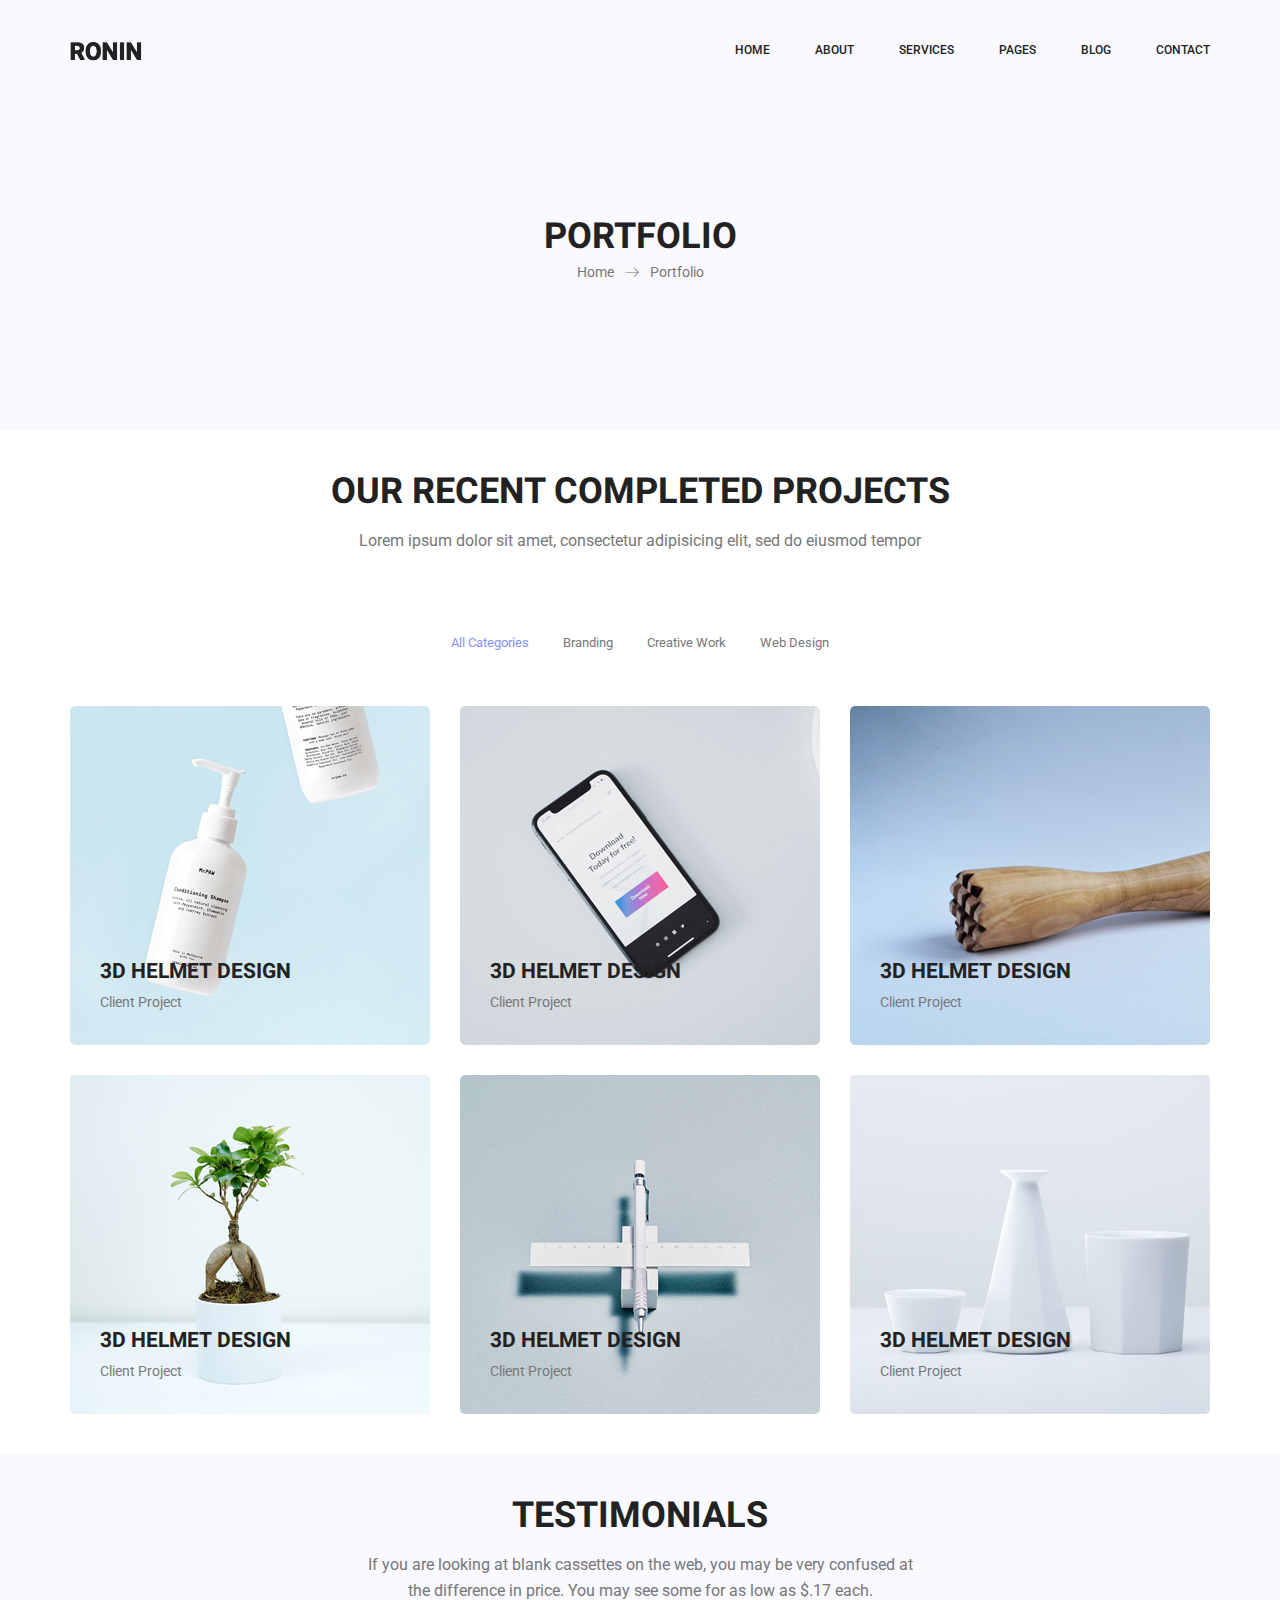
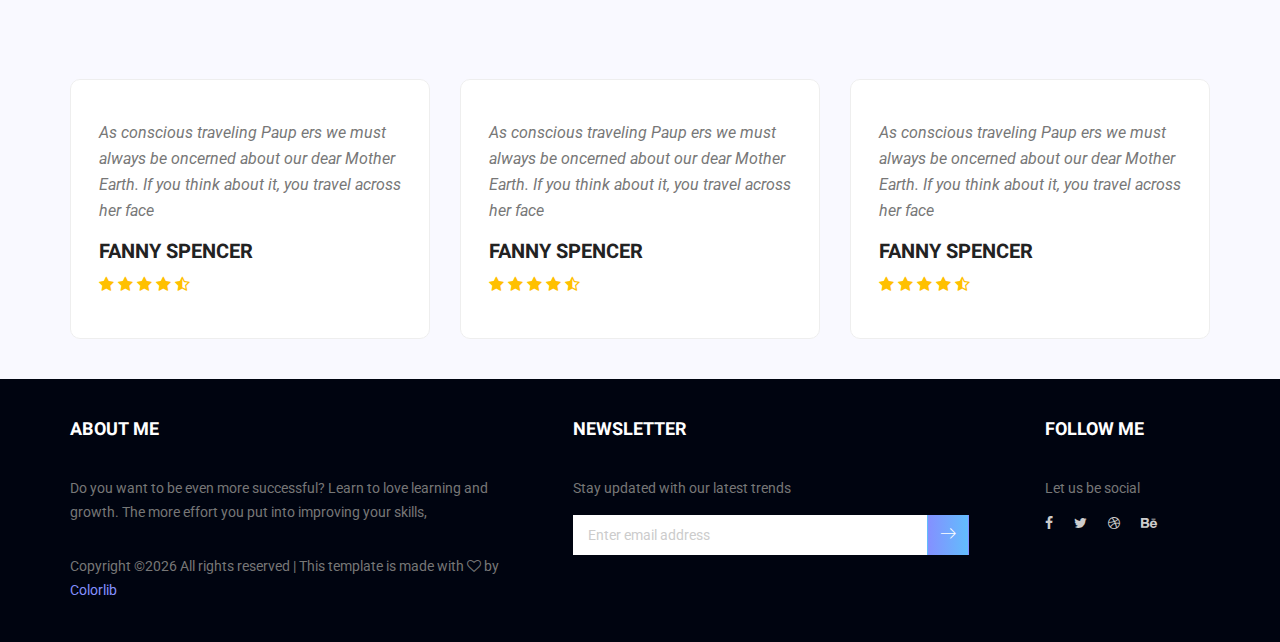
<file: portfolio.html>
<!doctype html>
<html lang="en">
    <head>
        <!-- Required meta tags -->
        <meta charset="utf-8">
        <meta name="viewport" content="width=device-width, initial-scale=1, shrink-to-fit=no">
        <link rel="icon" href="img/favicon.png" type="image/png">
        <title>Ronin Multi</title>
        <!-- Bootstrap CSS -->
        <link rel="stylesheet" href="css/bootstrap.css">
        <link rel="stylesheet" href="vendors/linericon/style.css">
        <link rel="stylesheet" href="css/font-awesome.min.css">
        <link rel="stylesheet" href="vendors/owl-carousel/owl.carousel.min.css">
        <link rel="stylesheet" href="vendors/lightbox/simpleLightbox.css">
        <link rel="stylesheet" href="vendors/nice-select/css/nice-select.css">
        <link rel="stylesheet" href="vendors/animate-css/animate.css">
        <link rel="stylesheet" href="vendors/flaticon/flaticon.css">
        <!-- main css -->
        <link rel="stylesheet" href="css/style.css">
        <link rel="stylesheet" href="css/responsive.css">
    </head>
    <body>
        
        <!--================Header Menu Area =================-->
        <header class="header_area">
            <div class="main_menu" id="mainNav">
            	<nav class="navbar navbar-expand-lg navbar-light">
					<div class="container box_1620">
						<!-- Brand and toggle get grouped for better mobile display -->
						<a class="navbar-brand logo_h" href="index.html"><img src="img/logo.png" alt=""></a>
						<button class="navbar-toggler" type="button" data-toggle="collapse" data-target="#navbarSupportedContent" aria-controls="navbarSupportedContent" aria-expanded="false" aria-label="Toggle navigation">
							<span class="icon-bar"></span>
							<span class="icon-bar"></span>
							<span class="icon-bar"></span>
						</button>
						<!-- Collect the nav links, forms, and other content for toggling -->
						<div class="collapse navbar-collapse offset" id="navbarSupportedContent">
							<ul class="nav navbar-nav menu_nav ml-auto">
								<li class="nav-item active"><a class="nav-link" href="index.html">Home</a></li> 
								<li class="nav-item"><a class="nav-link" href="about-us.html">About</a></li> 
								<li class="nav-item"><a class="nav-link" href="services.html">Services</a>
								<li class="nav-item submenu dropdown">
									<a href="#" class="nav-link dropdown-toggle" data-toggle="dropdown" role="button" aria-haspopup="true" aria-expanded="false">Pages</a>
									<ul class="dropdown-menu">
										<li class="nav-item"><a class="nav-link" href="portfolio.html">Portfolio</a></li>
										<li class="nav-item"><a class="nav-link" href="portfolio-details.html">Project Details</a></li>
										<li class="nav-item"><a class="nav-link" href="elements.html">Elements</a></li>
									</ul>
								</li> 
								<li class="nav-item submenu dropdown">
									<a href="#" class="nav-link dropdown-toggle" data-toggle="dropdown" role="button" aria-haspopup="true" aria-expanded="false">Blog</a>
									<ul class="dropdown-menu">
										<li class="nav-item"><a class="nav-link" href="blog.html">Blog</a></li>
										<li class="nav-item"><a class="nav-link" href="single-blog.html">Blog Details</a></li>
									</ul>
								</li> 
								<li class="nav-item"><a class="nav-link" href="contact.html">Contact</a></li>
							</ul>
						</div> 
					</div>
            	</nav>
            </div>
        </header>
        <!--================Header Menu Area =================-->
        
        <!--================Home Banner Area =================-->
        <section class="banner_area">
            <div class="banner_inner d-flex align-items-center">
            	<div class="overlay bg-parallax" data-stellar-ratio="0.9" data-stellar-vertical-offset="0" data-background=""></div>
				<div class="container">
					<div class="banner_content text-center">
						<h2>Portfolio</h2>
						<div class="page_link">
							<a href="index.html">Home</a>
							<a href="portfolio.html">Portfolio</a>
						</div>
						
					</div>
				</div>
            </div>
        </section>
        <!--================End Home Banner Area =================-->
        
        <!--================Projects Area =================-->
        <section class="projects_area p_120">
        	<div class="container">
        		<div class="main_title">
					<h2>Our Recent Completed Projects</h2>
					<p>Lorem ipsum dolor sit amet, consectetur adipisicing elit, sed do eiusmod tempor</p>
				</div>
        		<div class="projects_fillter">
					<ul class="filter list">
						<li class="active" data-filter="*"><a href="#">All Categories</a></li>
						<li data-filter=".brand"><a href="#">Branding</a></li>
						<li data-filter=".work"><a href="#">Creative Work </a></li>
						<li data-filter=".web"><a href="#">Web Design</a></li>
					</ul>
				</div>
				<div class="projects_inner row">
					<div class="col-lg-4 col-sm-6 brand web">
						<div class="projects_item">
							<img class="img-fluid" src="img/projects/projects-1.jpg" alt="">
							<div class="projects_text">
								<a href="portfolio-details.html"><h4>3D Helmet Design</h4></a>
								<p>Client Project</p>
							</div>
						</div>
					</div>
					<div class="col-lg-4 col-sm-6 brand work">
						<div class="projects_item">
							<img class="img-fluid" src="img/projects/projects-2.jpg" alt="">
							<div class="projects_text">
								<a href="portfolio-details.html"><h4>3D Helmet Design</h4></a>
								<p>Client Project</p>
							</div>
						</div>
					</div>
					<div class="col-lg-4 col-sm-6 work">
						<div class="projects_item">
							<img class="img-fluid" src="img/projects/projects-3.jpg" alt="">
							<div class="projects_text">
								<a href="portfolio-details.html"><h4>3D Helmet Design</h4></a>
								<p>Client Project</p>
							</div>
						</div>
					</div>
					<div class="col-lg-4 col-sm-6 brand web">
						<div class="projects_item">
							<img class="img-fluid" src="img/projects/projects-4.jpg" alt="">
							<div class="projects_text">
								<a href="portfolio-details.html"><h4>3D Helmet Design</h4></a>
								<p>Client Project</p>
							</div>
						</div>
					</div>
					<div class="col-lg-4 col-sm-6 brand work">
						<div class="projects_item">
							<img class="img-fluid" src="img/projects/projects-5.jpg" alt="">
							<div class="projects_text">
								<a href="portfolio-details.html"><h4>3D Helmet Design</h4></a>
								<p>Client Project</p>
							</div>
						</div>
					</div>
					<div class="col-lg-4 col-sm-6 brand work web">
						<div class="projects_item">
							<img class="img-fluid" src="img/projects/projects-6.jpg" alt="">
							<div class="projects_text">
								<a href="portfolio-details.html"><h4>3D Helmet Design</h4></a>
								<p>Client Project</p>
							</div>
						</div>
					</div>
				</div>
        	</div>
        </section>
        <!--================End Projects Area =================-->
        
        <!--================Testimonials Area =================-->
        <section class="testimonials_area p_120">
        	<div class="container">
        		<div class="main_title">
        			<h2>Testimonials</h2>
        			<p>If you are looking at blank cassettes on the web, you may be very confused at the difference in price. You may see some for as low as $.17 each.</p>
        		</div>
        		<div class="testi_inner">
					<div class="testi_slider owl-carousel">
						<div class="item">
							<div class="testi_item">
								<p>As conscious traveling Paup ers we must always be oncerned about our dear Mother Earth. If you think about it, you travel across her face</p>
								<h4>Fanny Spencer</h4>
								<a href="#"><i class="fa fa-star"></i></a>
								<a href="#"><i class="fa fa-star"></i></a>
								<a href="#"><i class="fa fa-star"></i></a>
								<a href="#"><i class="fa fa-star"></i></a>
								<a href="#"><i class="fa fa-star-half-o"></i></a>
							</div>
						</div>
						<div class="item">
							<div class="testi_item">
								<p>As conscious traveling Paup ers we must always be oncerned about our dear Mother Earth. If you think about it, you travel across her face</p>
								<h4>Fanny Spencer</h4>
								<a href="#"><i class="fa fa-star"></i></a>
								<a href="#"><i class="fa fa-star"></i></a>
								<a href="#"><i class="fa fa-star"></i></a>
								<a href="#"><i class="fa fa-star"></i></a>
								<a href="#"><i class="fa fa-star-half-o"></i></a>
							</div>
						</div>
						<div class="item">
							<div class="testi_item">
								<p>As conscious traveling Paup ers we must always be oncerned about our dear Mother Earth. If you think about it, you travel across her face</p>
								<h4>Fanny Spencer</h4>
								<a href="#"><i class="fa fa-star"></i></a>
								<a href="#"><i class="fa fa-star"></i></a>
								<a href="#"><i class="fa fa-star"></i></a>
								<a href="#"><i class="fa fa-star"></i></a>
								<a href="#"><i class="fa fa-star-half-o"></i></a>
							</div>
						</div>
					</div>
        		</div>
        	</div>
        </section>
        <!--================End Testimonials Area =================-->
        
        <!--================Footer Area =================-->
        <footer class="footer_area p_120">
        	<div class="container">
        		<div class="row footer_inner">
        			<div class="col-lg-5 col-sm-6">
        				<aside class="f_widget ab_widget">
        					<div class="f_title">
        						<h3>About Me</h3>
        					</div>
        					<p>Do you want to be even more successful? Learn to love learning and growth. The more effort you put into improving your skills,</p>
        					<p><!-- Link back to Colorlib can't be removed. Template is licensed under CC BY 3.0. -->
Copyright &copy;<script>document.write(new Date().getFullYear());</script> All rights reserved | This template is made with <i class="fa fa-heart-o" aria-hidden="true"></i> by <a href="https://colorlib.com" target="_blank">Colorlib</a>
<!-- Link back to Colorlib can't be removed. Template is licensed under CC BY 3.0. -->
</p>
        				</aside>
        			</div>
        			<div class="col-lg-5 col-sm-6">
        				<aside class="f_widget news_widget">
        					<div class="f_title">
        						<h3>Newsletter</h3>
        					</div>
        					<p>Stay updated with our latest trends</p>
        					<div id="mc_embed_signup">
                                <form target="_blank" action="https://spondonit.us12.list-manage.com/subscribe/post?u=1462626880ade1ac87bd9c93a&amp;id=92a4423d01" method="get" class="subscribe_form relative">
                                	<div class="input-group d-flex flex-row">
                                        <input name="EMAIL" placeholder="Enter email address" onfocus="this.placeholder = ''" onblur="this.placeholder = 'Email Address '" required="" type="email">
                                        <button class="btn sub-btn"><span class="lnr lnr-arrow-right"></span></button>		
                                    </div>				
                                    <div class="mt-10 info"></div>
                                </form>
                            </div>
        				</aside>
        			</div>
        			<div class="col-lg-2">
        				<aside class="f_widget social_widget">
        					<div class="f_title">
        						<h3>Follow Me</h3>
        					</div>
        					<p>Let us be social</p>
        					<ul class="list">
        						<li><a href="#"><i class="fa fa-facebook"></i></a></li>
        						<li><a href="#"><i class="fa fa-twitter"></i></a></li>
        						<li><a href="#"><i class="fa fa-dribbble"></i></a></li>
        						<li><a href="#"><i class="fa fa-behance"></i></a></li>
        					</ul>
        				</aside>
        			</div>
        		</div>
        	</div>
        </footer>
        <!--================End Footer Area =================-->
        
        
        
        
        <!-- Optional JavaScript -->
        <!-- jQuery first, then Popper.js, then Bootstrap JS -->
        <script src="js/jquery-3.2.1.min.js"></script>
        <script src="js/popper.js"></script>
        <script src="js/bootstrap.min.js"></script>
        <script src="js/stellar.js"></script>
        <script src="vendors/lightbox/simpleLightbox.min.js"></script>
        <script src="vendors/nice-select/js/jquery.nice-select.min.js"></script>
        <script src="vendors/isotope/imagesloaded.pkgd.min.js"></script>
        <script src="vendors/isotope/isotope-min.js"></script>
        <script src="vendors/owl-carousel/owl.carousel.min.js"></script>
        <script src="js/jquery.ajaxchimp.min.js"></script>
        <script src="js/mail-script.js"></script>
        <script src="vendors/counter-up/jquery.waypoints.min.js"></script>
        <script src="vendors/counter-up/jquery.counterup.min.js"></script>
        <script src="js/theme.js"></script>
    </body>
</html>
</file>
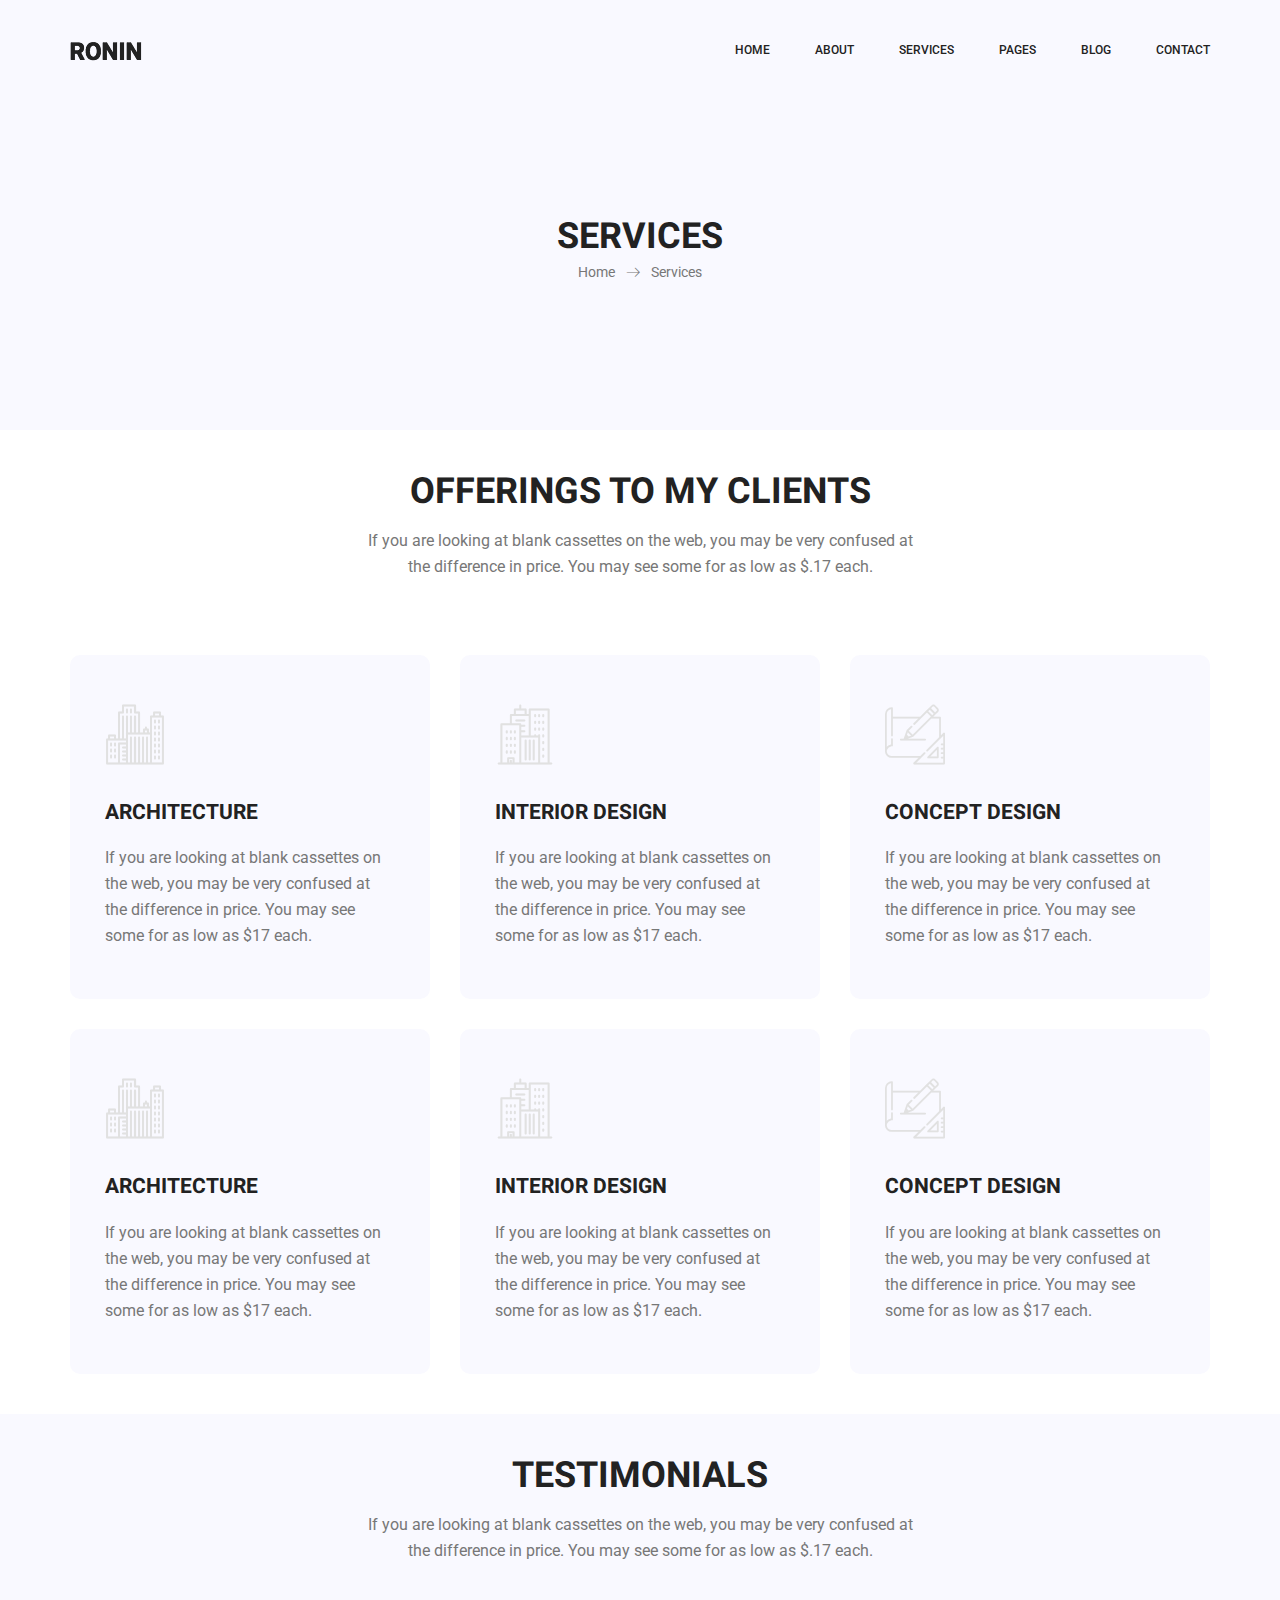
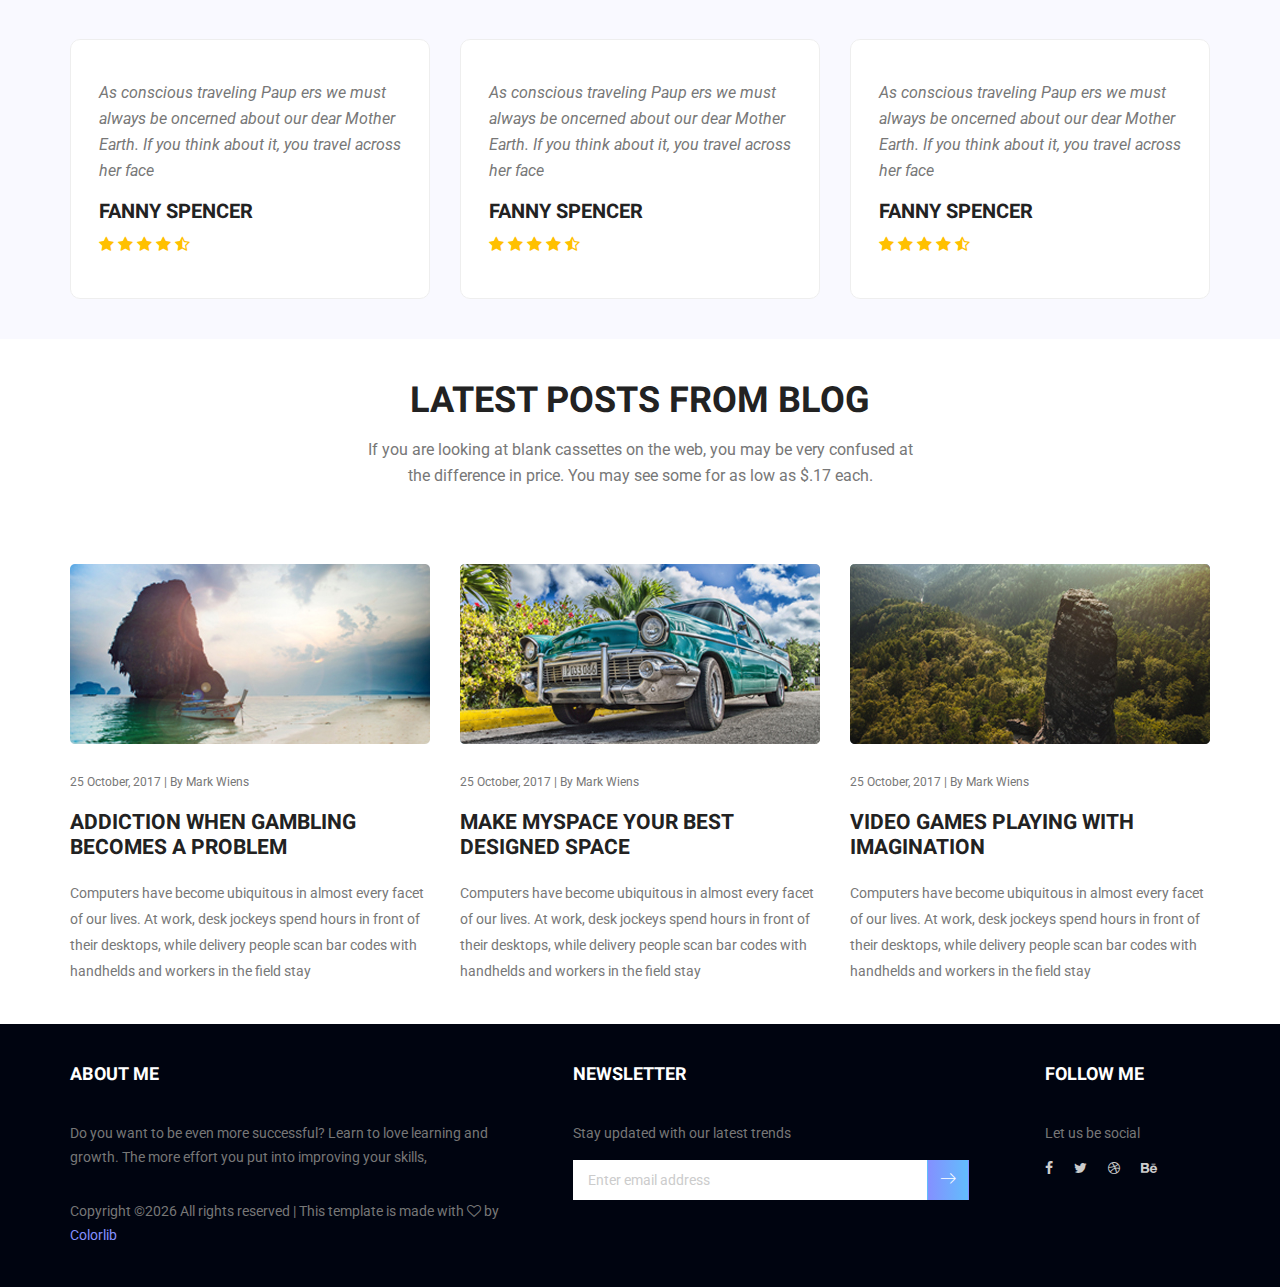
<file: services.html>
<!doctype html>
<html lang="en">
    <head>
        <!-- Required meta tags -->
        <meta charset="utf-8">
        <meta name="viewport" content="width=device-width, initial-scale=1, shrink-to-fit=no">
        <link rel="icon" href="img/favicon.png" type="image/png">
        <title>Ronin Multi</title>
        <!-- Bootstrap CSS -->
        <link rel="stylesheet" href="css/bootstrap.css">
        <link rel="stylesheet" href="vendors/linericon/style.css">
        <link rel="stylesheet" href="css/font-awesome.min.css">
        <link rel="stylesheet" href="vendors/owl-carousel/owl.carousel.min.css">
        <link rel="stylesheet" href="vendors/lightbox/simpleLightbox.css">
        <link rel="stylesheet" href="vendors/nice-select/css/nice-select.css">
        <link rel="stylesheet" href="vendors/animate-css/animate.css">
        <link rel="stylesheet" href="vendors/flaticon/flaticon.css">
        <!-- main css -->
        <link rel="stylesheet" href="css/style.css">
        <link rel="stylesheet" href="css/responsive.css">
    </head>
    <body>
        
        <!--================Header Menu Area =================-->
        <header class="header_area">
            <div class="main_menu" id="mainNav">
            	<nav class="navbar navbar-expand-lg navbar-light">
					<div class="container box_1620">
						<!-- Brand and toggle get grouped for better mobile display -->
						<a class="navbar-brand logo_h" href="index.html"><img src="img/logo.png" alt=""></a>
						<button class="navbar-toggler" type="button" data-toggle="collapse" data-target="#navbarSupportedContent" aria-controls="navbarSupportedContent" aria-expanded="false" aria-label="Toggle navigation">
							<span class="icon-bar"></span>
							<span class="icon-bar"></span>
							<span class="icon-bar"></span>
						</button>
						<!-- Collect the nav links, forms, and other content for toggling -->
						<div class="collapse navbar-collapse offset" id="navbarSupportedContent">
							<ul class="nav navbar-nav menu_nav ml-auto">
								<li class="nav-item active"><a class="nav-link" href="index.html">Home</a></li> 
								<li class="nav-item"><a class="nav-link" href="about-us.html">About</a></li> 
								<li class="nav-item"><a class="nav-link" href="services.html">Services</a>
								<li class="nav-item submenu dropdown">
									<a href="#" class="nav-link dropdown-toggle" data-toggle="dropdown" role="button" aria-haspopup="true" aria-expanded="false">Pages</a>
									<ul class="dropdown-menu">
										<li class="nav-item"><a class="nav-link" href="portfolio.html">Portfolio</a></li>
										<li class="nav-item"><a class="nav-link" href="portfolio-details.html">Project Details</a></li>
										<li class="nav-item"><a class="nav-link" href="elements.html">Elements</a></li>
									</ul>
								</li> 
								<li class="nav-item submenu dropdown">
									<a href="#" class="nav-link dropdown-toggle" data-toggle="dropdown" role="button" aria-haspopup="true" aria-expanded="false">Blog</a>
									<ul class="dropdown-menu">
										<li class="nav-item"><a class="nav-link" href="blog.html">Blog</a></li>
										<li class="nav-item"><a class="nav-link" href="single-blog.html">Blog Details</a></li>
									</ul>
								</li> 
								<li class="nav-item"><a class="nav-link" href="contact.html">Contact</a></li>
							</ul>
						</div> 
					</div>
            	</nav>
            </div>
        </header>
        <!--================Header Menu Area =================-->
        
        <!--================Home Banner Area =================-->
        <section class="banner_area">
            <div class="banner_inner d-flex align-items-center">
            	<div class="overlay bg-parallax" data-stellar-ratio="0.9" data-stellar-vertical-offset="0" data-background=""></div>
				<div class="container">
					<div class="banner_content text-center">
						<h2>Services</h2>
						<div class="page_link">
							<a href="index.html">Home</a>
							<a href="services.html">Services</a>
						</div>
						
					</div>
				</div>
            </div>
        </section>
        <!--================End Home Banner Area =================-->
        
        <!--================Feature Area =================-->
        <section class="feature_area feature_tow p_120">
        	<div class="container">
        		<div class="main_title">
        			<h2>offerings to my clients</h2>
        			<p>If you are looking at blank cassettes on the web, you may be very confused at the difference in price. You may see some for as low as $.17 each.</p>
        		</div>
        		<div class="feature_inner row">
        			<div class="col-lg-4">
        				<div class="feature_item">
        					<i class="flaticon-city"></i>
        					<h4>Architecture</h4>
        					<p>If you are looking at blank cassettes on the web, you may be very confused at the difference in price. You may see some for as low as $17 each.</p>
        				</div>
        			</div>
        			<div class="col-lg-4">
        				<div class="feature_item">
        					<i class="flaticon-skyline"></i>
        					<h4>Interior Design</h4>
        					<p>If you are looking at blank cassettes on the web, you may be very confused at the difference in price. You may see some for as low as $17 each.</p>
        				</div>
        			</div>
        			<div class="col-lg-4">
        				<div class="feature_item">
        					<i class="flaticon-sketch"></i>
        					<h4>Concept Design</h4>
        					<p>If you are looking at blank cassettes on the web, you may be very confused at the difference in price. You may see some for as low as $17 each.</p>
        				</div>
        			</div>
        			<div class="col-lg-4">
        				<div class="feature_item">
        					<i class="flaticon-city"></i>
        					<h4>Architecture</h4>
        					<p>If you are looking at blank cassettes on the web, you may be very confused at the difference in price. You may see some for as low as $17 each.</p>
        				</div>
        			</div>
        			<div class="col-lg-4">
        				<div class="feature_item">
        					<i class="flaticon-skyline"></i>
        					<h4>Interior Design</h4>
        					<p>If you are looking at blank cassettes on the web, you may be very confused at the difference in price. You may see some for as low as $17 each.</p>
        				</div>
        			</div>
        			<div class="col-lg-4">
        				<div class="feature_item">
        					<i class="flaticon-sketch"></i>
        					<h4>Concept Design</h4>
        					<p>If you are looking at blank cassettes on the web, you may be very confused at the difference in price. You may see some for as low as $17 each.</p>
        				</div>
        			</div>
        		</div>
        	</div>
        </section>
        <!--================End Feature Area =================-->
        
        <!--================Testimonials Area =================-->
        <section class="testimonials_area p_120">
        	<div class="container">
        		<div class="main_title">
        			<h2>Testimonials</h2>
        			<p>If you are looking at blank cassettes on the web, you may be very confused at the difference in price. You may see some for as low as $.17 each.</p>
        		</div>
        		<div class="testi_inner">
					<div class="testi_slider owl-carousel">
						<div class="item">
							<div class="testi_item">
								<p>As conscious traveling Paup ers we must always be oncerned about our dear Mother Earth. If you think about it, you travel across her face</p>
								<h4>Fanny Spencer</h4>
								<a href="#"><i class="fa fa-star"></i></a>
								<a href="#"><i class="fa fa-star"></i></a>
								<a href="#"><i class="fa fa-star"></i></a>
								<a href="#"><i class="fa fa-star"></i></a>
								<a href="#"><i class="fa fa-star-half-o"></i></a>
							</div>
						</div>
						<div class="item">
							<div class="testi_item">
								<p>As conscious traveling Paup ers we must always be oncerned about our dear Mother Earth. If you think about it, you travel across her face</p>
								<h4>Fanny Spencer</h4>
								<a href="#"><i class="fa fa-star"></i></a>
								<a href="#"><i class="fa fa-star"></i></a>
								<a href="#"><i class="fa fa-star"></i></a>
								<a href="#"><i class="fa fa-star"></i></a>
								<a href="#"><i class="fa fa-star-half-o"></i></a>
							</div>
						</div>
						<div class="item">
							<div class="testi_item">
								<p>As conscious traveling Paup ers we must always be oncerned about our dear Mother Earth. If you think about it, you travel across her face</p>
								<h4>Fanny Spencer</h4>
								<a href="#"><i class="fa fa-star"></i></a>
								<a href="#"><i class="fa fa-star"></i></a>
								<a href="#"><i class="fa fa-star"></i></a>
								<a href="#"><i class="fa fa-star"></i></a>
								<a href="#"><i class="fa fa-star-half-o"></i></a>
							</div>
						</div>
					</div>
        		</div>
        	</div>
        </section>
        <!--================End Testimonials Area =================-->
        
        <!--================Latest Blog Area =================-->
        <section class="latest_blog_area p_120">
        	<div class="container">
        		<div class="main_title">
        			<h2>Latest Posts from Blog</h2>
        			<p>If you are looking at blank cassettes on the web, you may be very confused at the difference in price. You may see some for as low as $.17 each.</p>
        		</div>
        		<div class="row latest_blog_inner">
        			<div class="col-lg-4">
        				<div class="l_blog_item">
        					<div class="l_blog_img">
        						<img class="img-fluid" src="img/blog/home-blog/home-blog-1.jpg" alt="">
        					</div>
        					<div class="l_blog_text">
        						<div class="date">
        							<a href="#">25 October, 2017  |  By Mark Wiens</a>
        						</div>
        						<a href="#"><h4>Addiction When Gambling Becomes A Problem</h4></a>
        						<p>Computers have become ubiquitous in almost every facet of our lives. At work, desk jockeys spend hours in front of their desktops, while delivery people scan bar codes with handhelds and workers in the field stay</p>
        					</div>
        				</div>
        			</div>
        			<div class="col-lg-4">
        				<div class="l_blog_item">
        					<div class="l_blog_img">
        						<img class="img-fluid" src="img/blog/home-blog/home-blog-2.jpg" alt="">
        					</div>
        					<div class="l_blog_text">
        						<div class="date">
        							<a href="#">25 October, 2017  |  By Mark Wiens</a>
        						</div>
        						<a href="#"><h4>Make Myspace Your Best Designed Space</h4></a>
        						<p>Computers have become ubiquitous in almost every facet of our lives. At work, desk jockeys spend hours in front of their desktops, while delivery people scan bar codes with handhelds and workers in the field stay</p>
        					</div>
        				</div>
        			</div>
        			<div class="col-lg-4">
        				<div class="l_blog_item">
        					<div class="l_blog_img">
        						<img class="img-fluid" src="img/blog/home-blog/home-blog-3.jpg" alt="">
        					</div>
        					<div class="l_blog_text">
        						<div class="date">
        							<a href="#">25 October, 2017  |  By Mark Wiens</a>
        						</div>
        						<a href="#"><h4>Video Games Playing With Imagination</h4></a>
        						<p>Computers have become ubiquitous in almost every facet of our lives. At work, desk jockeys spend hours in front of their desktops, while delivery people scan bar codes with handhelds and workers in the field stay</p>
        					</div>
        				</div>
        			</div>
        		</div>
        	</div>
        </section>
        <!--================End Latest Blog Area =================-->
        
        <!--================Footer Area =================-->
        <footer class="footer_area p_120">
        	<div class="container">
        		<div class="row footer_inner">
        			<div class="col-lg-5 col-sm-6">
        				<aside class="f_widget ab_widget">
        					<div class="f_title">
        						<h3>About Me</h3>
        					</div>
        					<p>Do you want to be even more successful? Learn to love learning and growth. The more effort you put into improving your skills,</p>
        					<p><!-- Link back to Colorlib can't be removed. Template is licensed under CC BY 3.0. -->
Copyright &copy;<script>document.write(new Date().getFullYear());</script> All rights reserved | This template is made with <i class="fa fa-heart-o" aria-hidden="true"></i> by <a href="https://colorlib.com" target="_blank">Colorlib</a>
<!-- Link back to Colorlib can't be removed. Template is licensed under CC BY 3.0. -->
</p>
        				</aside>
        			</div>
        			<div class="col-lg-5 col-sm-6">
        				<aside class="f_widget news_widget">
        					<div class="f_title">
        						<h3>Newsletter</h3>
        					</div>
        					<p>Stay updated with our latest trends</p>
        					<div id="mc_embed_signup">
                                <form target="_blank" action="https://spondonit.us12.list-manage.com/subscribe/post?u=1462626880ade1ac87bd9c93a&amp;id=92a4423d01" method="get" class="subscribe_form relative">
                                	<div class="input-group d-flex flex-row">
                                        <input name="EMAIL" placeholder="Enter email address" onfocus="this.placeholder = ''" onblur="this.placeholder = 'Email Address '" required="" type="email">
                                        <button class="btn sub-btn"><span class="lnr lnr-arrow-right"></span></button>		
                                    </div>				
                                    <div class="mt-10 info"></div>
                                </form>
                            </div>
        				</aside>
        			</div>
        			<div class="col-lg-2">
        				<aside class="f_widget social_widget">
        					<div class="f_title">
        						<h3>Follow Me</h3>
        					</div>
        					<p>Let us be social</p>
        					<ul class="list">
        						<li><a href="#"><i class="fa fa-facebook"></i></a></li>
        						<li><a href="#"><i class="fa fa-twitter"></i></a></li>
        						<li><a href="#"><i class="fa fa-dribbble"></i></a></li>
        						<li><a href="#"><i class="fa fa-behance"></i></a></li>
        					</ul>
        				</aside>
        			</div>
        		</div>
        	</div>
        </footer>
        <!--================End Footer Area =================-->
        
        
        
        
        <!-- Optional JavaScript -->
        <!-- jQuery first, then Popper.js, then Bootstrap JS -->
        <script src="js/jquery-3.2.1.min.js"></script>
        <script src="js/popper.js"></script>
        <script src="js/bootstrap.min.js"></script>
        <script src="js/stellar.js"></script>
        <script src="vendors/lightbox/simpleLightbox.min.js"></script>
        <script src="vendors/nice-select/js/jquery.nice-select.min.js"></script>
        <script src="vendors/isotope/imagesloaded.pkgd.min.js"></script>
        <script src="vendors/isotope/isotope-min.js"></script>
        <script src="vendors/owl-carousel/owl.carousel.min.js"></script>
        <script src="js/jquery.ajaxchimp.min.js"></script>
        <script src="js/mail-script.js"></script>
        <script src="vendors/counter-up/jquery.waypoints.min.js"></script>
        <script src="vendors/counter-up/jquery.counterup.min.js"></script>
        <script src="js/theme.js"></script>
    </body>
</html>
</file>
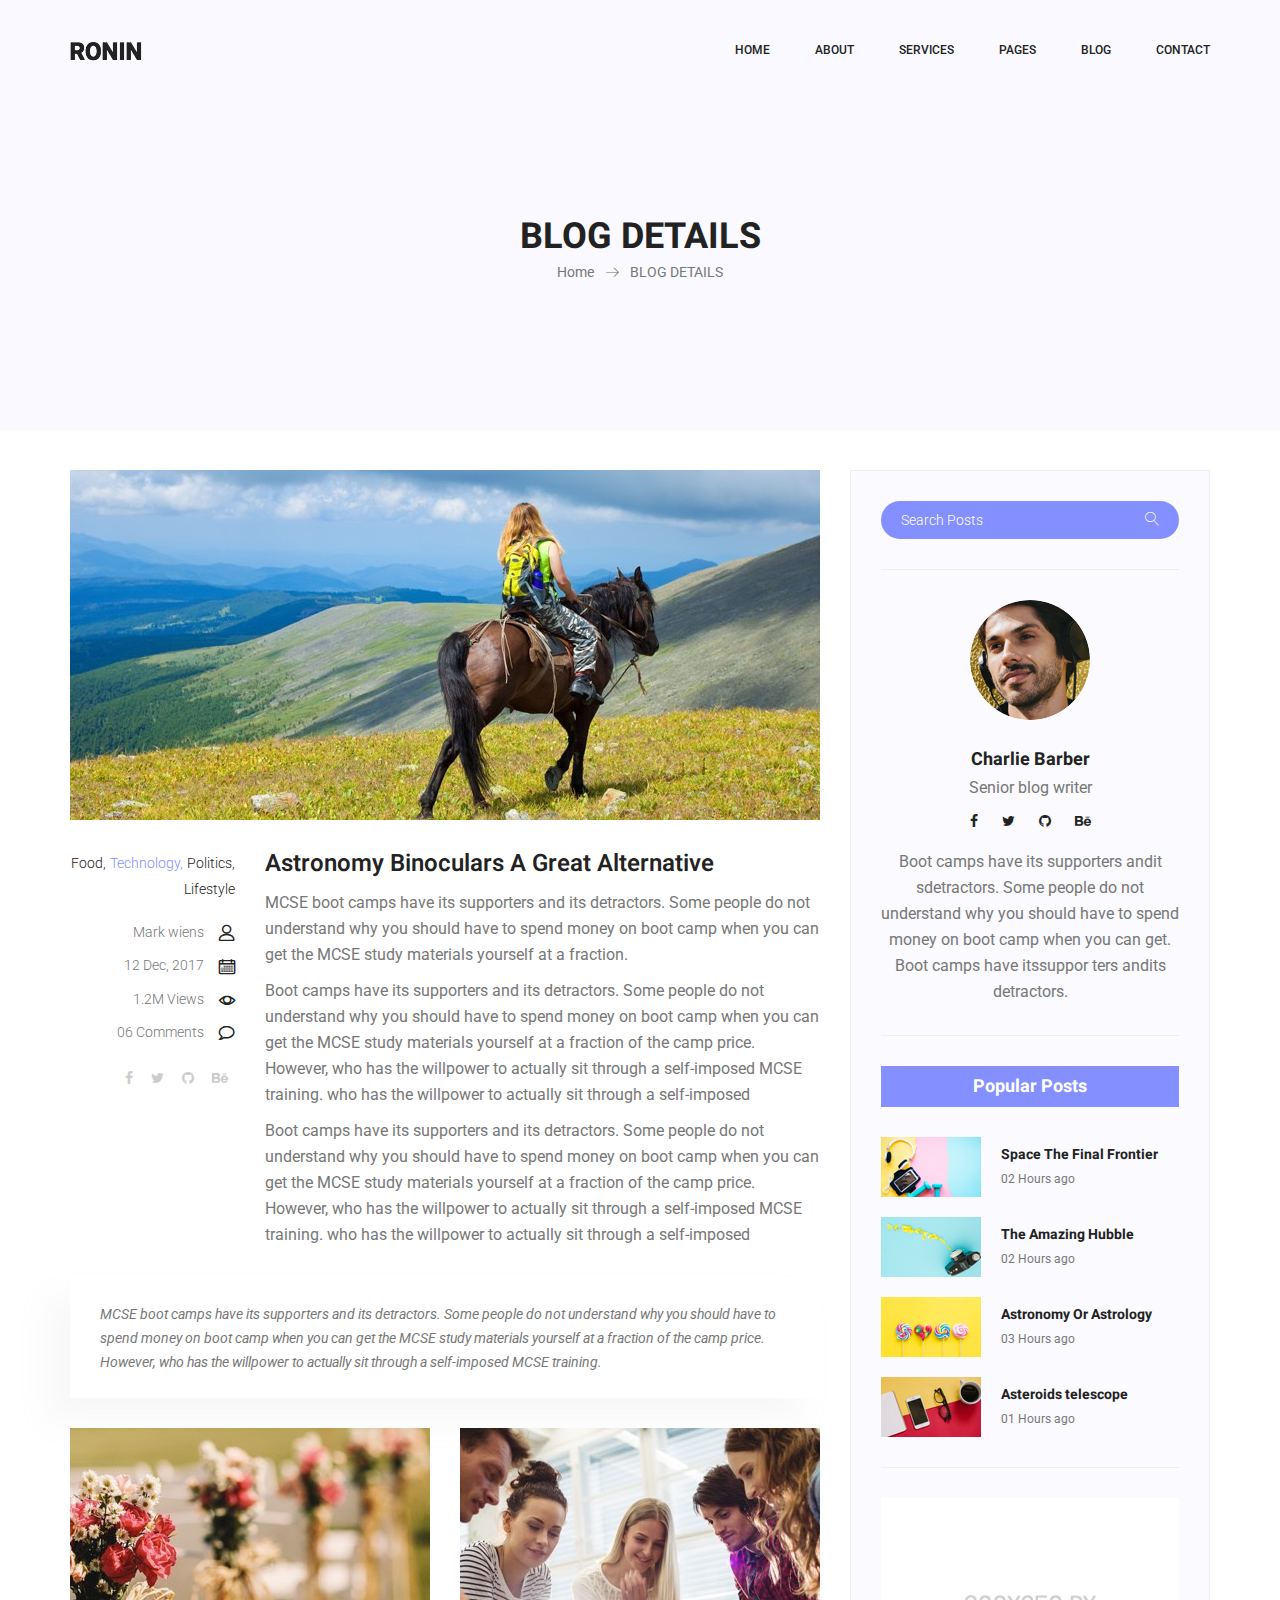
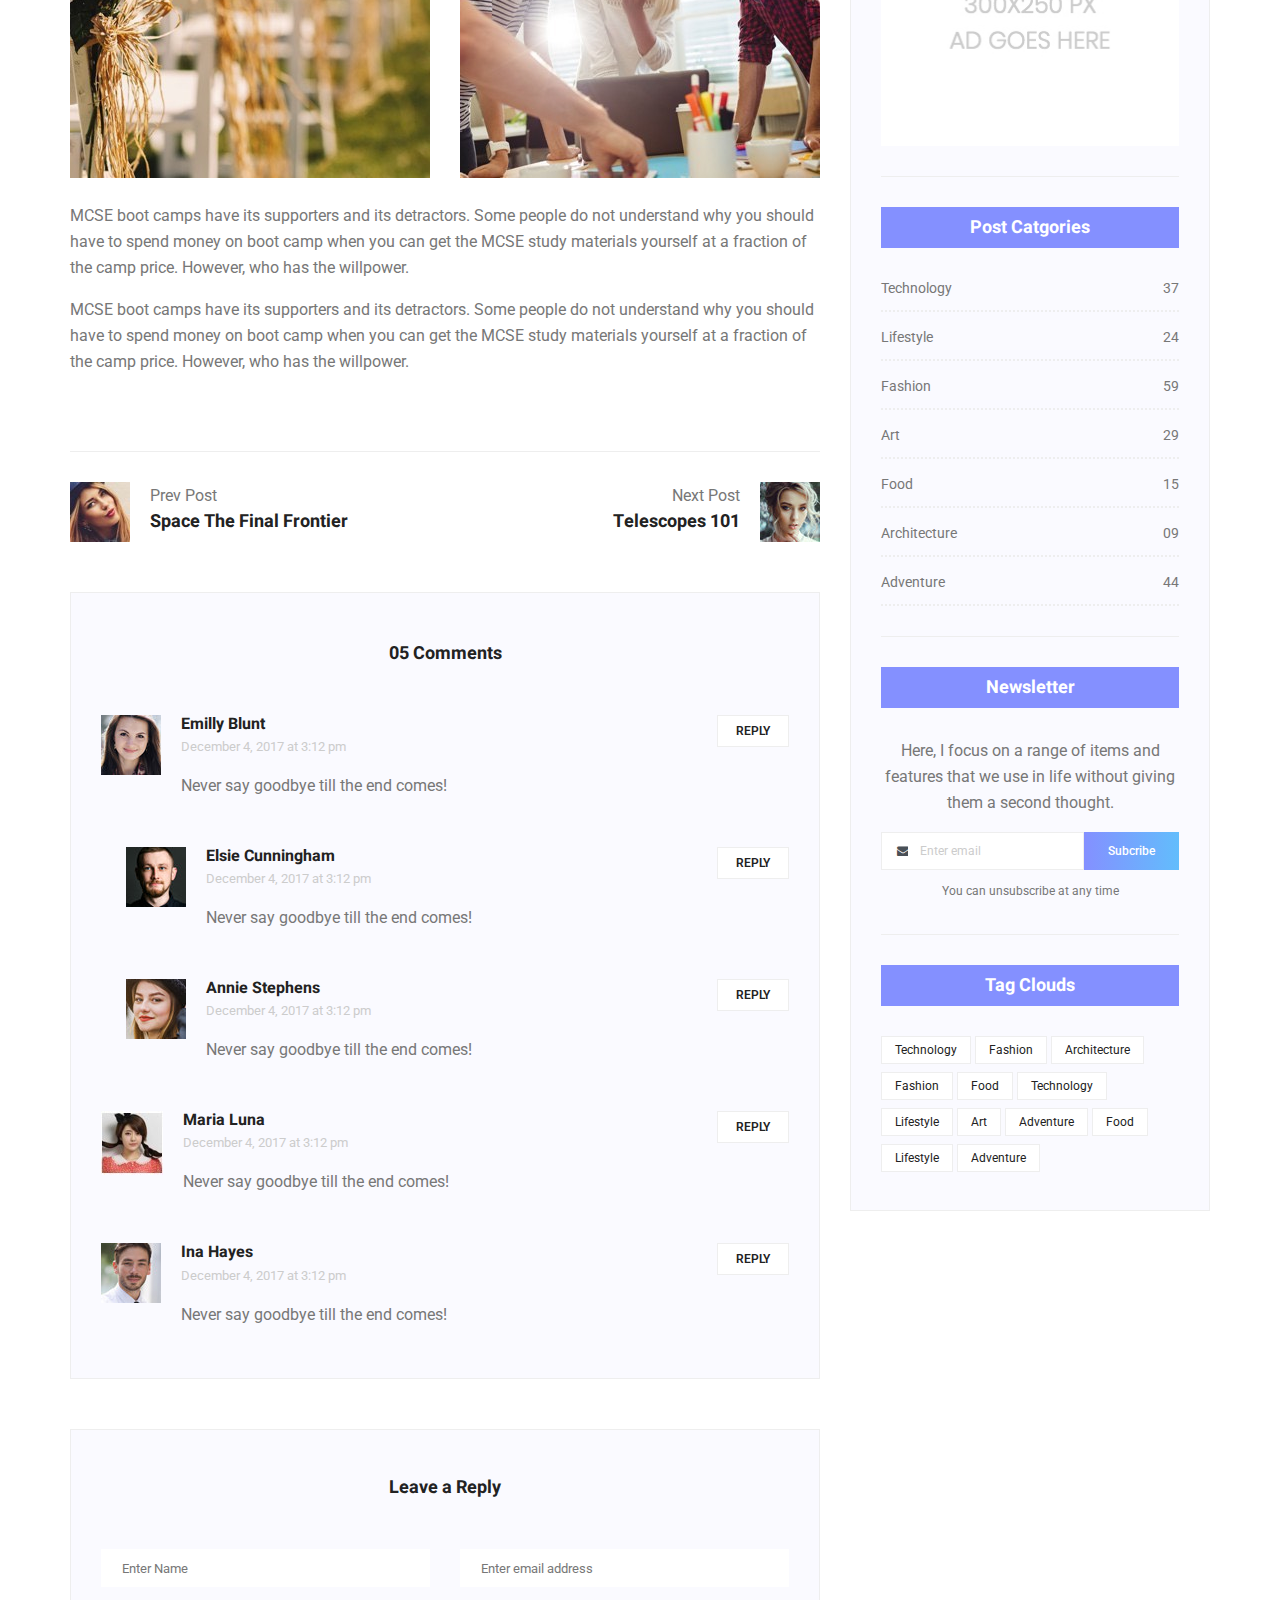
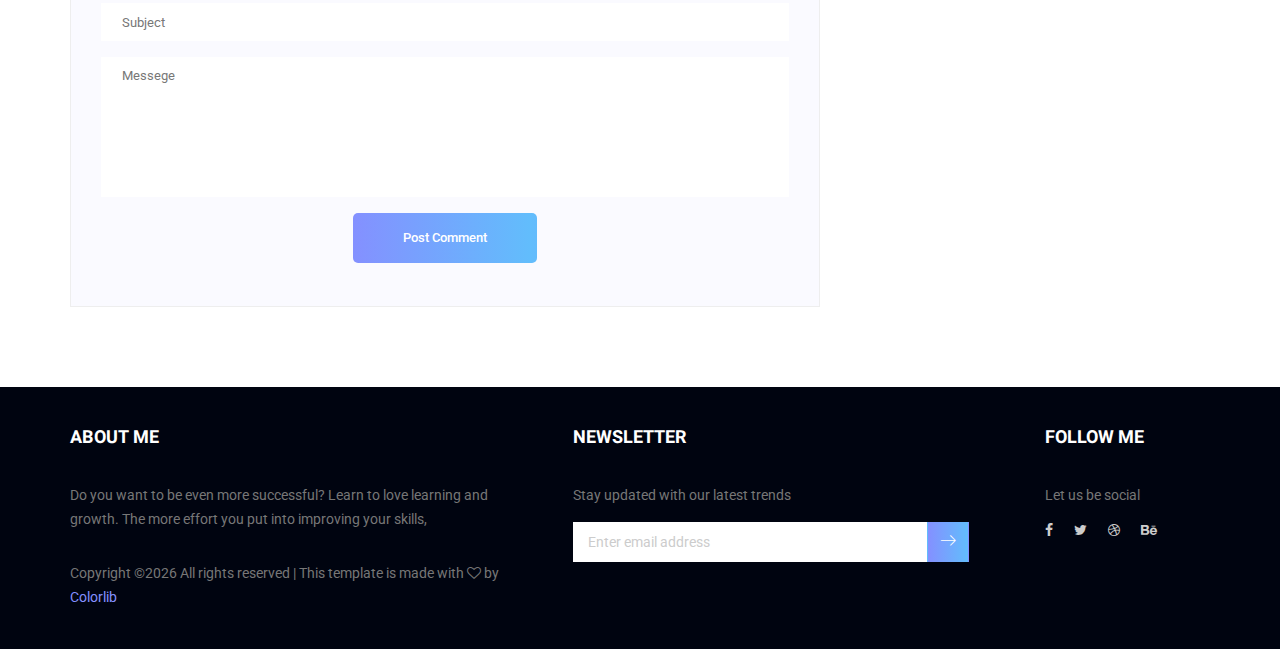
<file: single-blog.html>
<!doctype html>
<html lang="en">
    <head>
        <!-- Required meta tags -->
        <meta charset="utf-8">
        <meta name="viewport" content="width=device-width, initial-scale=1, shrink-to-fit=no">
        <link rel="icon" href="img/favicon.png" type="image/png">
        <title>Ronin Multi</title>
        <!-- Bootstrap CSS -->
        <link rel="stylesheet" href="css/bootstrap.css">
        <link rel="stylesheet" href="vendors/linericon/style.css">
        <link rel="stylesheet" href="css/font-awesome.min.css">
        <link rel="stylesheet" href="vendors/owl-carousel/owl.carousel.min.css">
        <link rel="stylesheet" href="vendors/lightbox/simpleLightbox.css">
        <link rel="stylesheet" href="vendors/nice-select/css/nice-select.css">
        <link rel="stylesheet" href="vendors/animate-css/animate.css">
        <!-- main css -->
        <link rel="stylesheet" href="css/style.css">
        <link rel="stylesheet" href="css/responsive.css">
    </head>
    <body>
        
        <!--================Header Menu Area =================-->
        <header class="header_area">
            <div class="main_menu" id="mainNav">
            	<nav class="navbar navbar-expand-lg navbar-light">
					<div class="container box_1620">
						<!-- Brand and toggle get grouped for better mobile display -->
						<a class="navbar-brand logo_h" href="index.html"><img src="img/logo.png" alt=""></a>
						<button class="navbar-toggler" type="button" data-toggle="collapse" data-target="#navbarSupportedContent" aria-controls="navbarSupportedContent" aria-expanded="false" aria-label="Toggle navigation">
							<span class="icon-bar"></span>
							<span class="icon-bar"></span>
							<span class="icon-bar"></span>
						</button>
						<!-- Collect the nav links, forms, and other content for toggling -->
						<div class="collapse navbar-collapse offset" id="navbarSupportedContent">
							<ul class="nav navbar-nav menu_nav ml-auto">
								<li class="nav-item active"><a class="nav-link" href="index.html">Home</a></li> 
								<li class="nav-item"><a class="nav-link" href="about-us.html">About</a></li> 
								<li class="nav-item"><a class="nav-link" href="services.html">Services</a>
								<li class="nav-item submenu dropdown">
									<a href="#" class="nav-link dropdown-toggle" data-toggle="dropdown" role="button" aria-haspopup="true" aria-expanded="false">Pages</a>
									<ul class="dropdown-menu">
										<li class="nav-item"><a class="nav-link" href="portfolio.html">Portfolio</a></li>
										<li class="nav-item"><a class="nav-link" href="portfolio-details.html">Project Details</a></li>
										<li class="nav-item"><a class="nav-link" href="elements.html">Elements</a></li>
									</ul>
								</li> 
								<li class="nav-item submenu dropdown">
									<a href="#" class="nav-link dropdown-toggle" data-toggle="dropdown" role="button" aria-haspopup="true" aria-expanded="false">Blog</a>
									<ul class="dropdown-menu">
										<li class="nav-item"><a class="nav-link" href="blog.html">Blog</a></li>
										<li class="nav-item"><a class="nav-link" href="single-blog.html">Blog Details</a></li>
									</ul>
								</li> 
								<li class="nav-item"><a class="nav-link" href="contact.html">Contact</a></li>
							</ul>
						</div> 
					</div>
            	</nav>
            </div>
        </header>
        <!--================Header Menu Area =================-->
        
        <!--================Home Banner Area =================-->
        <section class="banner_area">
            <div class="banner_inner d-flex align-items-center">
            	<div class="overlay bg-parallax" data-stellar-ratio="0.9" data-stellar-vertical-offset="0" data-background=""></div>
				<div class="container">
					<div class="banner_content text-center">
						<h2>BLOG DETAILS</h2>
						<div class="page_link">
							<a href="index.html">Home</a>
							<a href="single-blog.html">BLOG DETAILS</a>
						</div>
						
					</div>
				</div>
            </div>
        </section>
        <!--================End Home Banner Area =================-->
        
        <!--================Blog Area =================-->
        <section class="blog_area single-post-area p_120">
            <div class="container">
                <div class="row">
                    <div class="col-lg-8 posts-list">
                        <div class="single-post row">
                            <div class="col-lg-12">
                                <div class="feature-img">
                                    <img class="img-fluid" src="img/blog/feature-img1.jpg" alt="">
                                </div>									
                            </div>
                            <div class="col-lg-3  col-md-3">
                                <div class="blog_info text-right">
                                    <div class="post_tag">
                                        <a href="#">Food,</a>
                                        <a class="active" href="#">Technology,</a>
                                        <a href="#">Politics,</a>
                                        <a href="#">Lifestyle</a>
                                    </div>
                                    <ul class="blog_meta list">
                                        <li><a href="#">Mark wiens<i class="lnr lnr-user"></i></a></li>
                                        <li><a href="#">12 Dec, 2017<i class="lnr lnr-calendar-full"></i></a></li>
                                        <li><a href="#">1.2M Views<i class="lnr lnr-eye"></i></a></li>
                                        <li><a href="#">06 Comments<i class="lnr lnr-bubble"></i></a></li>
                                    </ul>
                                    <ul class="social-links">
                                        <li><a href="#"><i class="fa fa-facebook"></i></a></li>
                                        <li><a href="#"><i class="fa fa-twitter"></i></a></li>
                                        <li><a href="#"><i class="fa fa-github"></i></a></li>
                                        <li><a href="#"><i class="fa fa-behance"></i></a></li>
                                    </ul>
                                </div>
                            </div>
                            <div class="col-lg-9 col-md-9 blog_details">
                                <h2>Astronomy Binoculars A Great Alternative</h2>
                                <p class="excert">
                                    MCSE boot camps have its supporters and its detractors. Some people do not understand why you should have to spend money on boot camp when you can get the MCSE study materials yourself at a fraction.
                                </p>
                                <p>
                                    Boot camps have its supporters and its detractors. Some people do not understand why you should have to spend money on boot camp when you can get the MCSE study materials yourself at a fraction of the camp price. However, who has the willpower to actually sit through a self-imposed MCSE training. who has the willpower to actually sit through a self-imposed
                                </p>
                                <p>
                                    Boot camps have its supporters and its detractors. Some people do not understand why you should have to spend money on boot camp when you can get the MCSE study materials yourself at a fraction of the camp price. However, who has the willpower to actually sit through a self-imposed MCSE training. who has the willpower to actually sit through a self-imposed
                                </p>
                            </div>
                            <div class="col-lg-12">
                                <div class="quotes">
                                    MCSE boot camps have its supporters and its detractors. Some people do not understand why you should have to spend money on boot camp when you can get the MCSE study materials yourself at a fraction of the camp price. However, who has the willpower to actually sit through a self-imposed MCSE training.										
                                </div>
                                <div class="row">
                                    <div class="col-6">
                                        <img class="img-fluid" src="img/blog/post-img1.jpg" alt="">
                                    </div>
                                    <div class="col-6">
                                        <img class="img-fluid" src="img/blog/post-img2.jpg" alt="">
                                    </div>	
                                    <div class="col-lg-12 mt-25">
                                        <p>
                                            MCSE boot camps have its supporters and its detractors. Some people do not understand why you should have to spend money on boot camp when you can get the MCSE study materials yourself at a fraction of the camp price. However, who has the willpower.
                                        </p>
                                        <p>
                                            MCSE boot camps have its supporters and its detractors. Some people do not understand why you should have to spend money on boot camp when you can get the MCSE study materials yourself at a fraction of the camp price. However, who has the willpower.
                                        </p>											
                                    </div>									
                                </div>
                            </div>
                        </div>
                        <div class="navigation-area">
                            <div class="row">
                                <div class="col-lg-6 col-md-6 col-12 nav-left flex-row d-flex justify-content-start align-items-center">
                                    <div class="thumb">
                                        <a href="#"><img class="img-fluid" src="img/blog/prev.jpg" alt=""></a>
                                    </div>
                                    <div class="arrow">
                                        <a href="#"><span class="lnr text-white lnr-arrow-left"></span></a>
                                    </div>
                                    <div class="detials">
                                        <p>Prev Post</p>
                                        <a href="#"><h4>Space The Final Frontier</h4></a>
                                    </div>
                                </div>
                                <div class="col-lg-6 col-md-6 col-12 nav-right flex-row d-flex justify-content-end align-items-center">
                                    <div class="detials">
                                        <p>Next Post</p>
                                        <a href="#"><h4>Telescopes 101</h4></a>
                                    </div>
                                    <div class="arrow">
                                        <a href="#"><span class="lnr text-white lnr-arrow-right"></span></a>
                                    </div>
                                    <div class="thumb">
                                        <a href="#"><img class="img-fluid" src="img/blog/next.jpg" alt=""></a>
                                    </div>										
                                </div>									
                            </div>
                        </div>
                        <div class="comments-area">
                            <h4>05 Comments</h4>
                            <div class="comment-list">
                                <div class="single-comment justify-content-between d-flex">
                                    <div class="user justify-content-between d-flex">
                                        <div class="thumb">
                                            <img src="img/blog/c1.jpg" alt="">
                                        </div>
                                        <div class="desc">
                                            <h5><a href="#">Emilly Blunt</a></h5>
                                            <p class="date">December 4, 2017 at 3:12 pm </p>
                                            <p class="comment">
                                                Never say goodbye till the end comes!
                                            </p>
                                        </div>
                                    </div>
                                    <div class="reply-btn">
                                           <a href="" class="btn-reply text-uppercase">reply</a> 
                                    </div>
                                </div>
                            </div>	
                            <div class="comment-list left-padding">
                                <div class="single-comment justify-content-between d-flex">
                                    <div class="user justify-content-between d-flex">
                                        <div class="thumb">
                                            <img src="img/blog/c2.jpg" alt="">
                                        </div>
                                        <div class="desc">
                                            <h5><a href="#">Elsie Cunningham</a></h5>
                                            <p class="date">December 4, 2017 at 3:12 pm </p>
                                            <p class="comment">
                                                Never say goodbye till the end comes!
                                            </p>
                                        </div>
                                    </div>
                                    <div class="reply-btn">
                                           <a href="" class="btn-reply text-uppercase">reply</a> 
                                    </div>
                                </div>
                            </div>	
                            <div class="comment-list left-padding">
                                <div class="single-comment justify-content-between d-flex">
                                    <div class="user justify-content-between d-flex">
                                        <div class="thumb">
                                            <img src="img/blog/c3.jpg" alt="">
                                        </div>
                                        <div class="desc">
                                            <h5><a href="#">Annie Stephens</a></h5>
                                            <p class="date">December 4, 2017 at 3:12 pm </p>
                                            <p class="comment">
                                                Never say goodbye till the end comes!
                                            </p>
                                        </div>
                                    </div>
                                    <div class="reply-btn">
                                           <a href="" class="btn-reply text-uppercase">reply</a> 
                                    </div>
                                </div>
                            </div>	
                            <div class="comment-list">
                                <div class="single-comment justify-content-between d-flex">
                                    <div class="user justify-content-between d-flex">
                                        <div class="thumb">
                                            <img src="img/blog/c4.jpg" alt="">
                                        </div>
                                        <div class="desc">
                                            <h5><a href="#">Maria Luna</a></h5>
                                            <p class="date">December 4, 2017 at 3:12 pm </p>
                                            <p class="comment">
                                                Never say goodbye till the end comes!
                                            </p>
                                        </div>
                                    </div>
                                    <div class="reply-btn">
                                           <a href="" class="btn-reply text-uppercase">reply</a> 
                                    </div>
                                </div>
                            </div>	
                            <div class="comment-list">
                                <div class="single-comment justify-content-between d-flex">
                                    <div class="user justify-content-between d-flex">
                                        <div class="thumb">
                                            <img src="img/blog/c5.jpg" alt="">
                                        </div>
                                        <div class="desc">
                                            <h5><a href="#">Ina Hayes</a></h5>
                                            <p class="date">December 4, 2017 at 3:12 pm </p>
                                            <p class="comment">
                                                Never say goodbye till the end comes!
                                            </p>
                                        </div>
                                    </div>
                                    <div class="reply-btn">
                                           <a href="" class="btn-reply text-uppercase">reply</a> 
                                    </div>
                                </div>
                            </div>	                                             				
                        </div>
                        <div class="comment-form">
                            <h4>Leave a Reply</h4>
                            <form>
                                <div class="form-group form-inline">
                                  <div class="form-group col-lg-6 col-md-6 name">
                                    <input type="text" class="form-control" id="name" placeholder="Enter Name" onfocus="this.placeholder = ''" onblur="this.placeholder = 'Enter Name'">
                                  </div>
                                  <div class="form-group col-lg-6 col-md-6 email">
                                    <input type="email" class="form-control" id="email" placeholder="Enter email address" onfocus="this.placeholder = ''" onblur="this.placeholder = 'Enter email address'">
                                  </div>										
                                </div>
                                <div class="form-group">
                                    <input type="text" class="form-control" id="subject" placeholder="Subject" onfocus="this.placeholder = ''" onblur="this.placeholder = 'Subject'">
                                </div>
                                <div class="form-group">
                                    <textarea class="form-control mb-10" rows="5" name="message" placeholder="Messege" onfocus="this.placeholder = ''" onblur="this.placeholder = 'Messege'" required=""></textarea>
                                </div>
                                <a href="#" class="primary-btn submit_btn">Post Comment</a>	
                            </form>
                        </div>
                    </div>
                    <div class="col-lg-4">
                        <div class="blog_right_sidebar">
                            <aside class="single_sidebar_widget search_widget">
                                <div class="input-group">
                                    <input type="text" class="form-control" placeholder="Search Posts">
                                    <span class="input-group-btn">
                                        <button class="btn btn-default" type="button"><i class="lnr lnr-magnifier"></i></button>
                                    </span>
                                </div><!-- /input-group -->
                                <div class="br"></div>
                            </aside>
                            <aside class="single_sidebar_widget author_widget">
                                <img class="author_img rounded-circle" src="img/blog/author.png" alt="">
                                <h4>Charlie Barber</h4>
                                <p>Senior blog writer</p>
                                <div class="social_icon">
                                    <a href="#"><i class="fa fa-facebook"></i></a>
                                    <a href="#"><i class="fa fa-twitter"></i></a>
                                    <a href="#"><i class="fa fa-github"></i></a>
                                    <a href="#"><i class="fa fa-behance"></i></a>
                                </div>
                                <p>Boot camps have its supporters andit sdetractors. Some people do not understand why you should have to spend money on boot camp when you can get. Boot camps have itssuppor ters andits detractors.</p>
                                <div class="br"></div>
                            </aside>
                            <aside class="single_sidebar_widget popular_post_widget">
                                <h3 class="widget_title">Popular Posts</h3>
                                <div class="media post_item">
                                    <img src="img/blog/popular-post/post1.jpg" alt="post">
                                    <div class="media-body">
                                        <a href="blog-details.html"><h3>Space The Final Frontier</h3></a>
                                        <p>02 Hours ago</p>
                                    </div>
                                </div>
                                <div class="media post_item">
                                    <img src="img/blog/popular-post/post2.jpg" alt="post">
                                    <div class="media-body">
                                        <a href="blog-details.html"><h3>The Amazing Hubble</h3></a>
                                        <p>02 Hours ago</p>
                                    </div>
                                </div>
                                <div class="media post_item">
                                    <img src="img/blog/popular-post/post3.jpg" alt="post">
                                    <div class="media-body">
                                        <a href="blog-details.html"><h3>Astronomy Or Astrology</h3></a>
                                        <p>03 Hours ago</p>
                                    </div>
                                </div>
                                <div class="media post_item">
                                    <img src="img/blog/popular-post/post4.jpg" alt="post">
                                    <div class="media-body">
                                        <a href="blog-details.html"><h3>Asteroids telescope</h3></a>
                                        <p>01 Hours ago</p>
                                    </div>
                                </div>
                                <div class="br"></div>
                            </aside>
                            <aside class="single_sidebar_widget ads_widget">
                                <a href="#"><img class="img-fluid" src="img/blog/add.jpg" alt=""></a>
                                <div class="br"></div>
                            </aside>
                            <aside class="single_sidebar_widget post_category_widget">
                                <h4 class="widget_title">Post Catgories</h4>
                                <ul class="list cat-list">
                                    <li>
                                        <a href="#" class="d-flex justify-content-between">
                                            <p>Technology</p>
                                            <p>37</p>
                                        </a>
                                    </li>
                                    <li>
                                        <a href="#" class="d-flex justify-content-between">
                                            <p>Lifestyle</p>
                                            <p>24</p>
                                        </a>
                                    </li>
                                    <li>
                                        <a href="#" class="d-flex justify-content-between">
                                            <p>Fashion</p>
                                            <p>59</p>
                                        </a>
                                    </li>
                                    <li>
                                        <a href="#" class="d-flex justify-content-between">
                                            <p>Art</p>
                                            <p>29</p>
                                        </a>
                                    </li>
                                    <li>
                                        <a href="#" class="d-flex justify-content-between">
                                            <p>Food</p>
                                            <p>15</p>
                                        </a>
                                    </li>
                                    <li>
                                        <a href="#" class="d-flex justify-content-between">
                                            <p>Architecture</p>
                                            <p>09</p>
                                        </a>
                                    </li>
                                    <li>
                                        <a href="#" class="d-flex justify-content-between">
                                            <p>Adventure</p>
                                            <p>44</p>
                                        </a>
                                    </li>															
                                </ul>
                                <div class="br"></div>
                            </aside>
                            <aside class="single-sidebar-widget newsletter_widget">
                                <h4 class="widget_title">Newsletter</h4>
                                <p>
                                Here, I focus on a range of items and features that we use in life without
                                giving them a second thought.
                                </p>
                                <div class="form-group d-flex flex-row">
                                    <div class="input-group">
                                        <div class="input-group-prepend">
                                            <div class="input-group-text"><i class="fa fa-envelope" aria-hidden="true"></i></div>
                                        </div>
                                        <input type="text" class="form-control" id="inlineFormInputGroup" placeholder="Enter email" onfocus="this.placeholder = ''" onblur="this.placeholder = 'Enter email'">
                                    </div>
                                    <a href="#" class="bbtns">Subcribe</a>
                                </div>	
                                <p class="text-bottom">You can unsubscribe at any time</p>	
                                <div class="br"></div>							
                            </aside>
                            <aside class="single-sidebar-widget tag_cloud_widget">
                                <h4 class="widget_title">Tag Clouds</h4>
                                <ul class="list">
                                    <li><a href="#">Technology</a></li>
                                    <li><a href="#">Fashion</a></li>
                                    <li><a href="#">Architecture</a></li>
                                    <li><a href="#">Fashion</a></li>
                                    <li><a href="#">Food</a></li>
                                    <li><a href="#">Technology</a></li>
                                    <li><a href="#">Lifestyle</a></li>
                                    <li><a href="#">Art</a></li>
                                    <li><a href="#">Adventure</a></li>
                                    <li><a href="#">Food</a></li>
                                    <li><a href="#">Lifestyle</a></li>
                                    <li><a href="#">Adventure</a></li>
                                </ul>
                            </aside>
                        </div>
                    </div>
                </div>
            </div>
        </section>
        <!--================Blog Area =================-->
        
        <!--================Footer Area =================-->
        <footer class="footer_area p_120">
        	<div class="container">
        		<div class="row footer_inner">
        			<div class="col-lg-5 col-sm-6">
        				<aside class="f_widget ab_widget">
        					<div class="f_title">
        						<h3>About Me</h3>
        					</div>
        					<p>Do you want to be even more successful? Learn to love learning and growth. The more effort you put into improving your skills,</p>
        					<p><!-- Link back to Colorlib can't be removed. Template is licensed under CC BY 3.0. -->
Copyright &copy;<script>document.write(new Date().getFullYear());</script> All rights reserved | This template is made with <i class="fa fa-heart-o" aria-hidden="true"></i> by <a href="https://colorlib.com" target="_blank">Colorlib</a>
<!-- Link back to Colorlib can't be removed. Template is licensed under CC BY 3.0. -->
</p>
        				</aside>
        			</div>
        			<div class="col-lg-5 col-sm-6">
        				<aside class="f_widget news_widget">
        					<div class="f_title">
        						<h3>Newsletter</h3>
        					</div>
        					<p>Stay updated with our latest trends</p>
        					<div id="mc_embed_signup">
                                <form target="_blank" action="https://spondonit.us12.list-manage.com/subscribe/post?u=1462626880ade1ac87bd9c93a&amp;id=92a4423d01" method="get" class="subscribe_form relative">
                                	<div class="input-group d-flex flex-row">
                                        <input name="EMAIL" placeholder="Enter email address" onfocus="this.placeholder = ''" onblur="this.placeholder = 'Email Address '" required="" type="email">
                                        <button class="btn sub-btn"><span class="lnr lnr-arrow-right"></span></button>		
                                    </div>				
                                    <div class="mt-10 info"></div>
                                </form>
                            </div>
        				</aside>
        			</div>
        			<div class="col-lg-2">
        				<aside class="f_widget social_widget">
        					<div class="f_title">
        						<h3>Follow Me</h3>
        					</div>
        					<p>Let us be social</p>
        					<ul class="list">
        						<li><a href="#"><i class="fa fa-facebook"></i></a></li>
        						<li><a href="#"><i class="fa fa-twitter"></i></a></li>
        						<li><a href="#"><i class="fa fa-dribbble"></i></a></li>
        						<li><a href="#"><i class="fa fa-behance"></i></a></li>
        					</ul>
        				</aside>
        			</div>
        		</div>
        	</div>
        </footer>
        <!--================End Footer Area =================-->
        
        
        
        
        <!-- Optional JavaScript -->
        <!-- jQuery first, then Popper.js, then Bootstrap JS -->
        <script src="js/jquery-3.2.1.min.js"></script>
        <script src="js/popper.js"></script>
        <script src="js/bootstrap.min.js"></script>
        <script src="js/stellar.js"></script>
        <script src="vendors/lightbox/simpleLightbox.min.js"></script>
        <script src="vendors/nice-select/js/jquery.nice-select.min.js"></script>
        <script src="vendors/isotope/imagesloaded.pkgd.min.js"></script>
        <script src="vendors/isotope/isotope-min.js"></script>
        <script src="vendors/owl-carousel/owl.carousel.min.js"></script>
        <script src="js/jquery.ajaxchimp.min.js"></script>
        <script src="js/mail-script.js"></script>
        <script src="vendors/counter-up/jquery.waypoints.min.js"></script>
        <script src="vendors/counter-up/jquery.counterup.min.js"></script>
        <script src="js/theme.js"></script>
    </body>
</html>
</file>
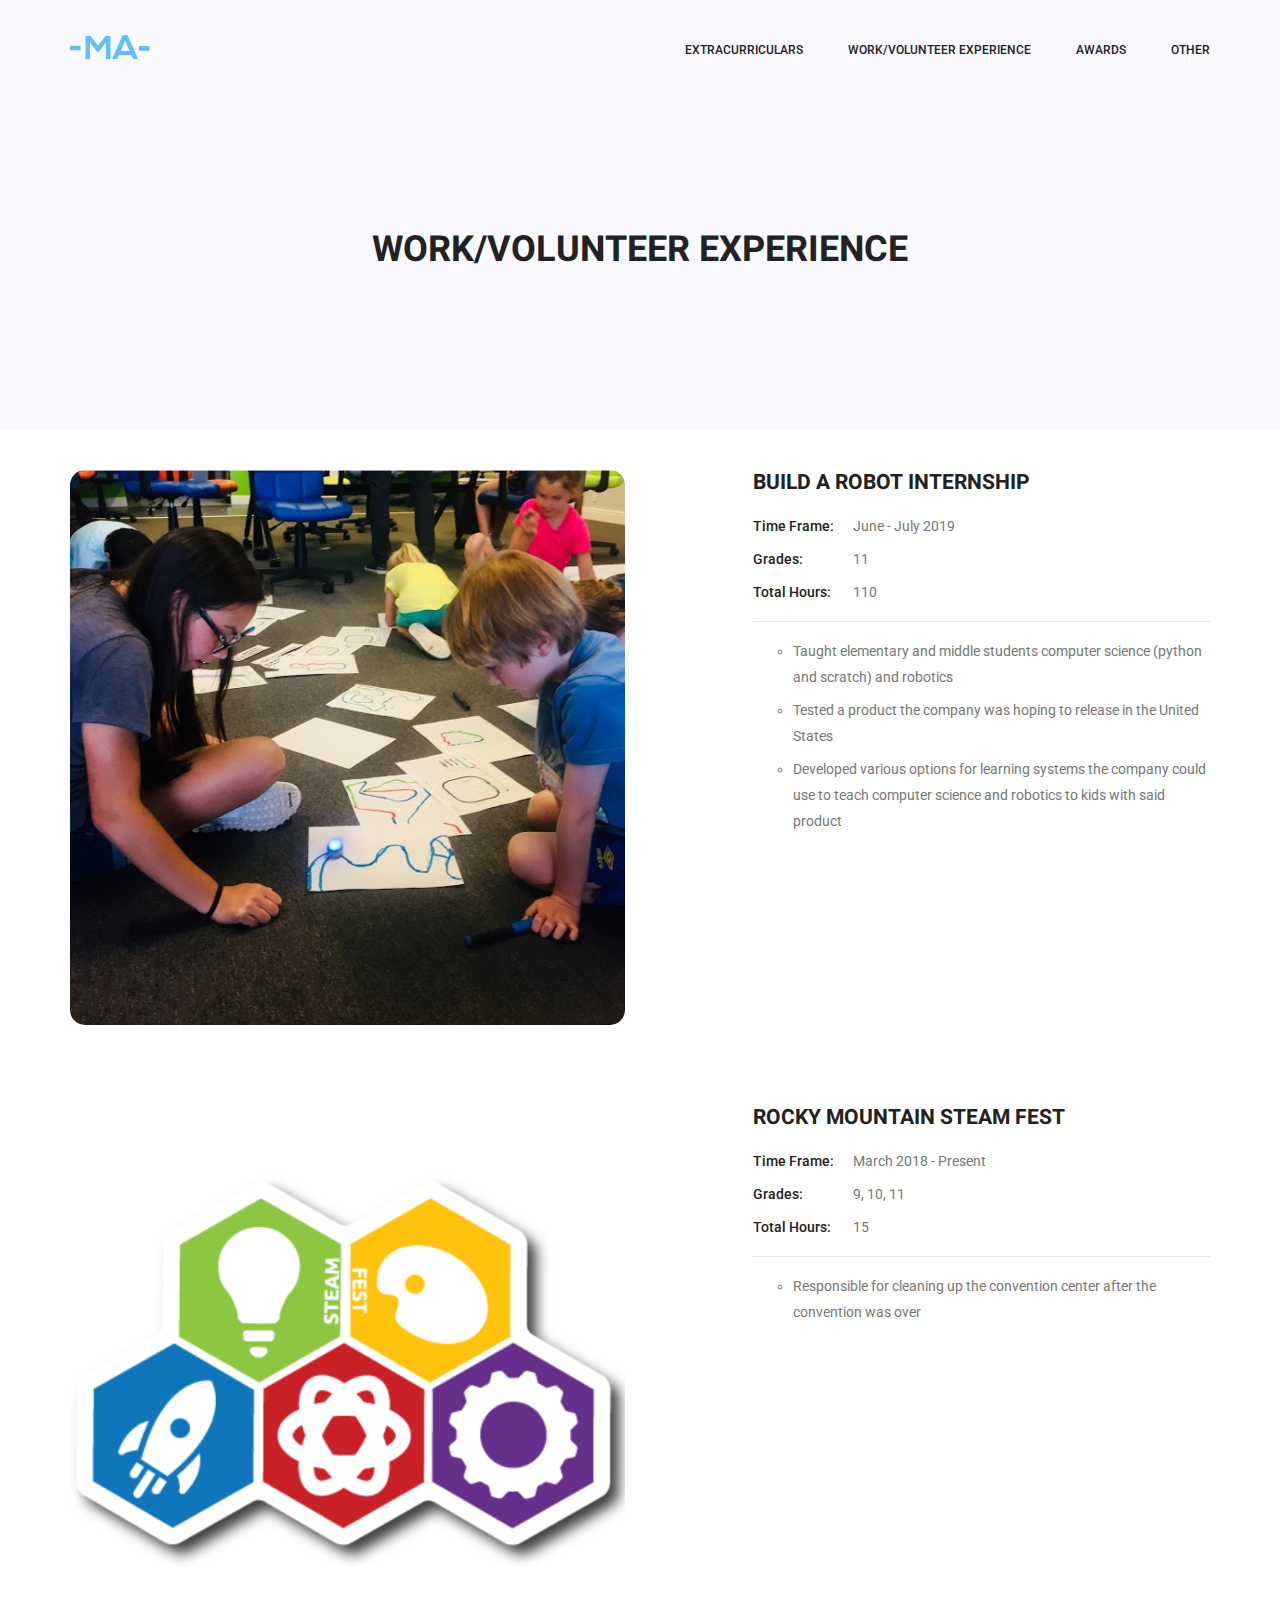
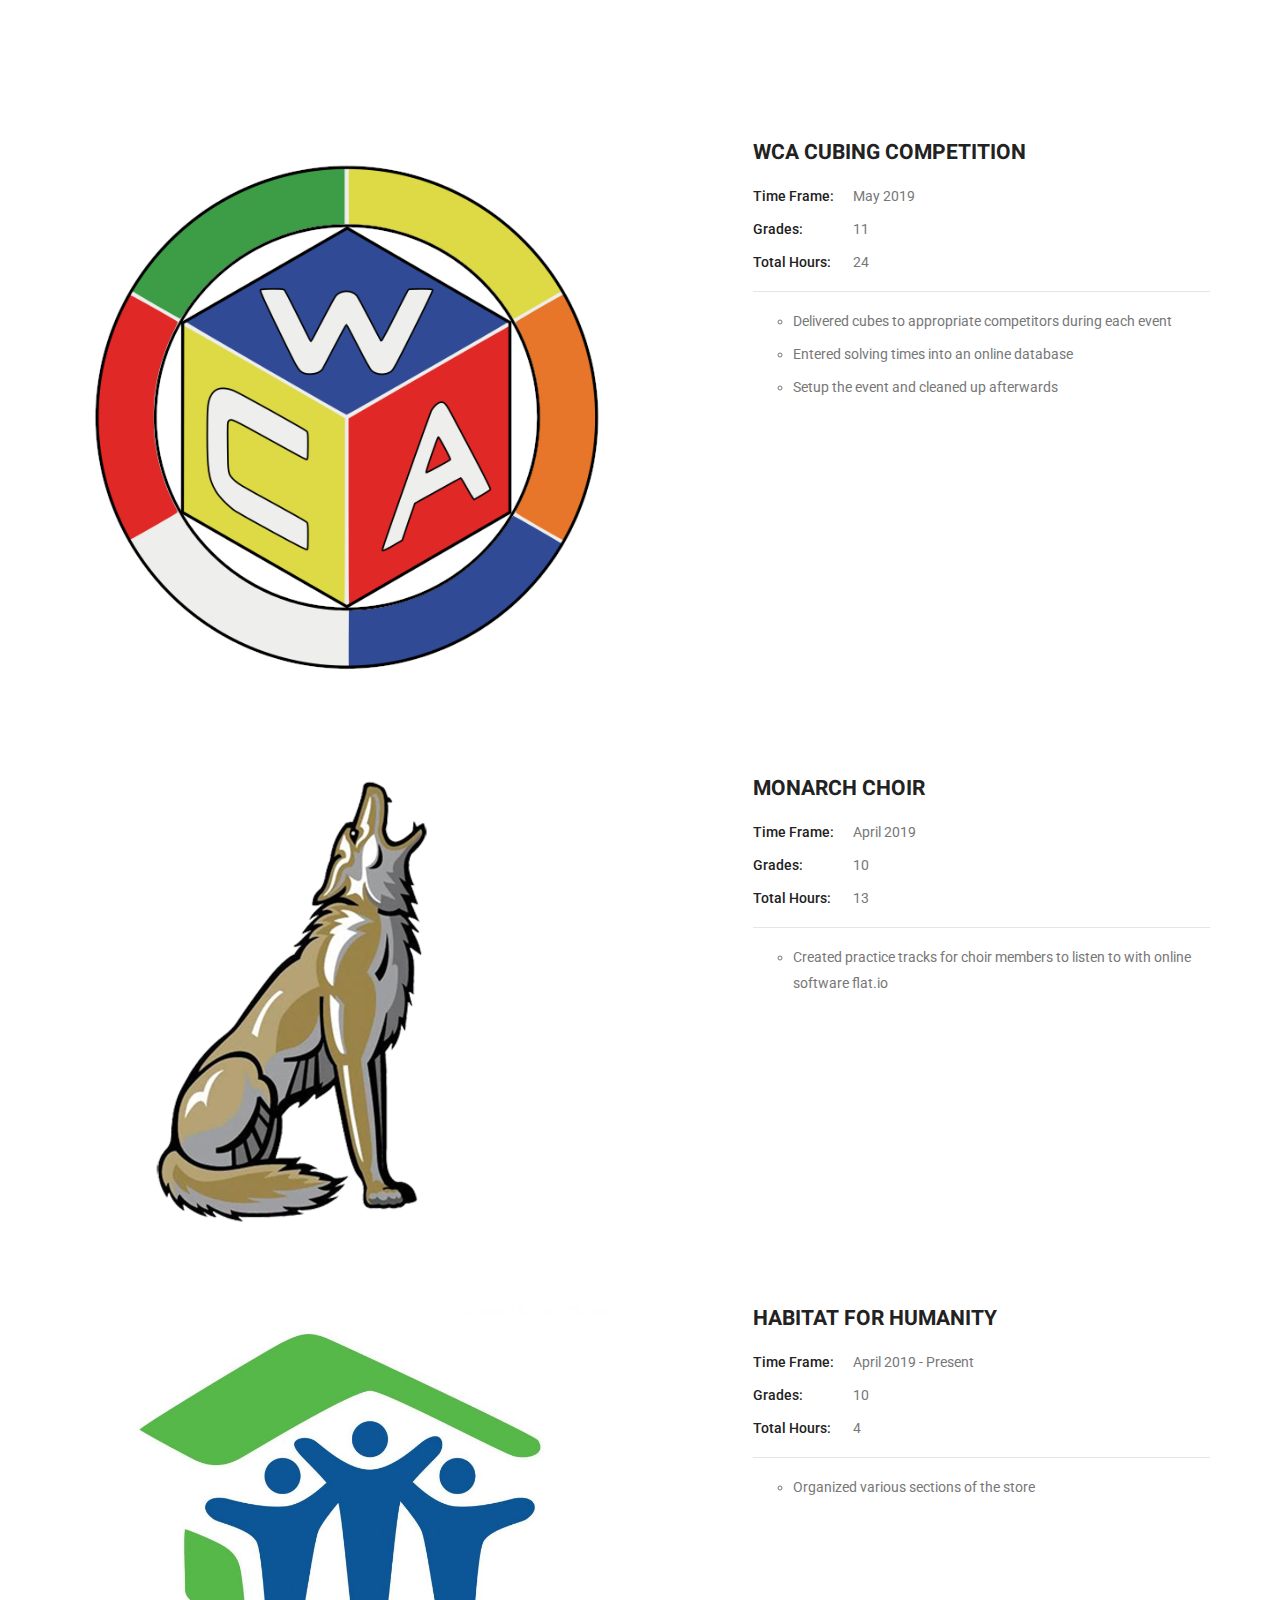
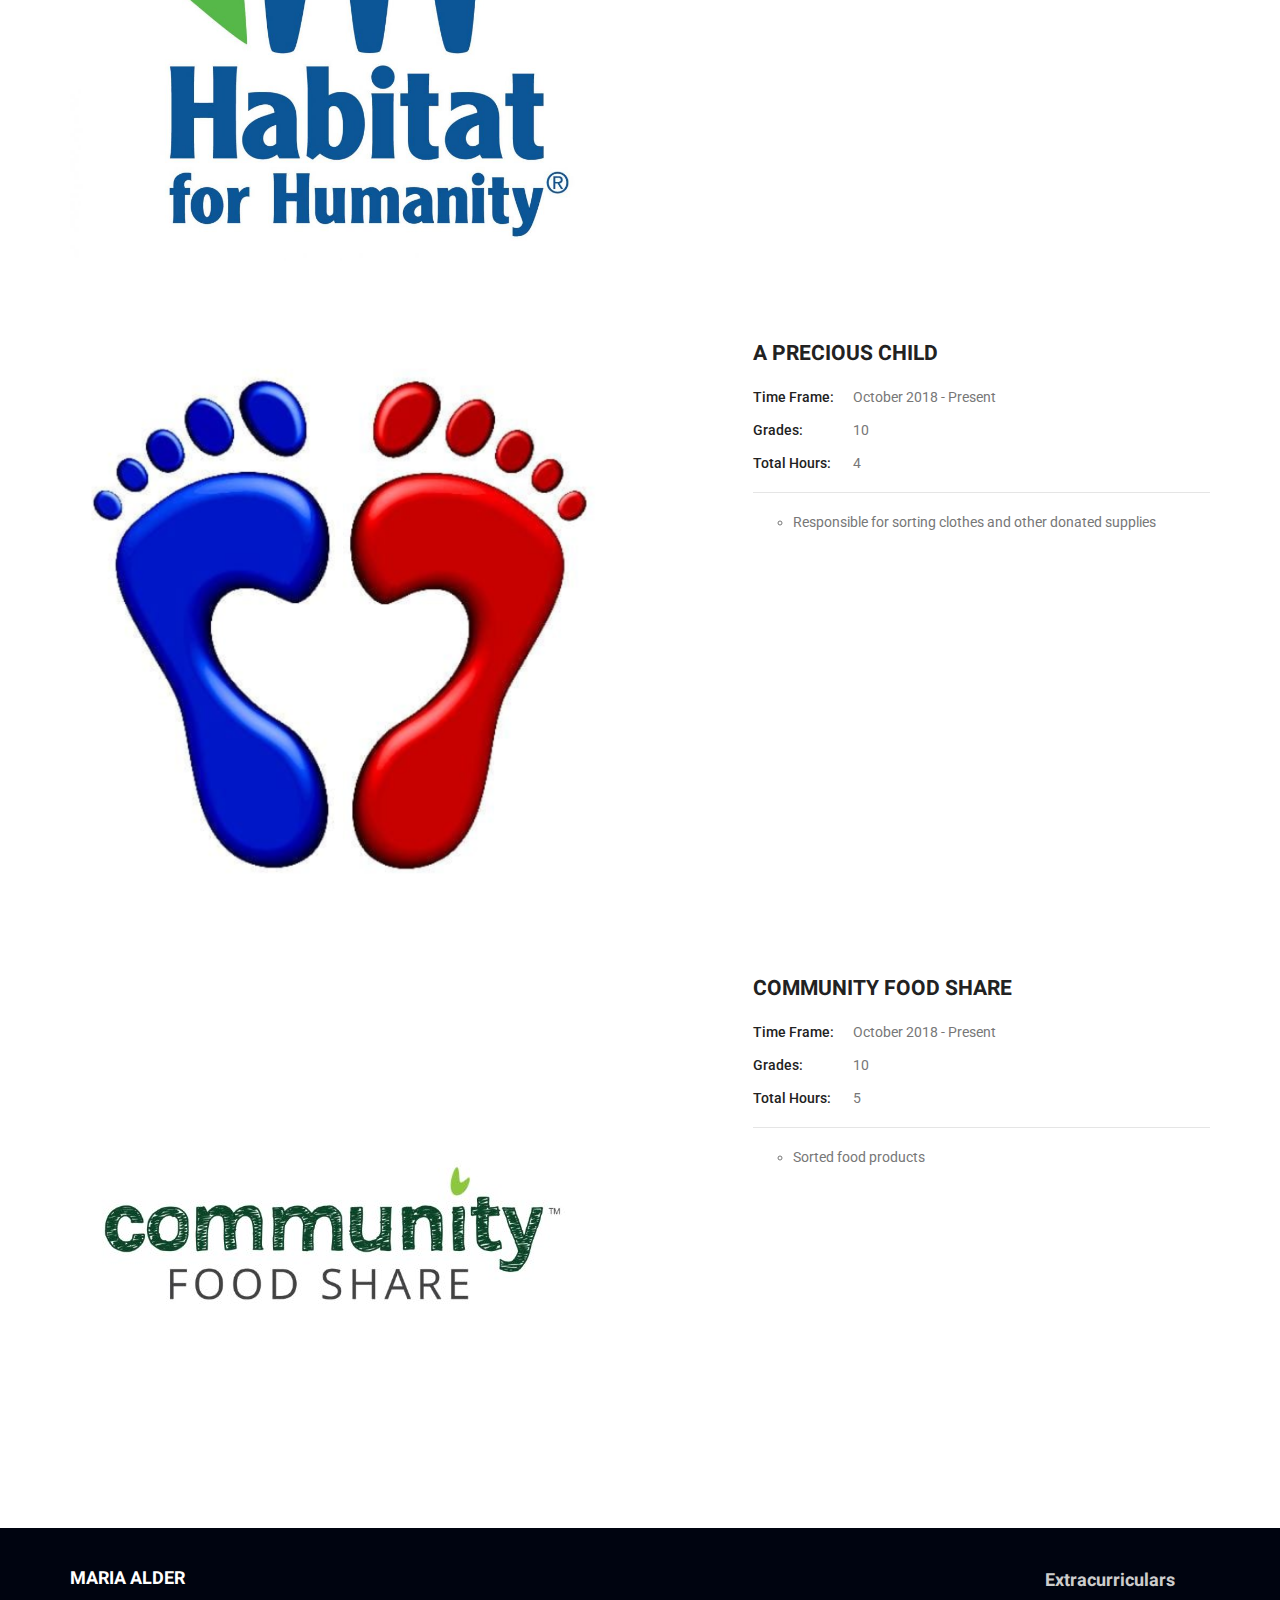
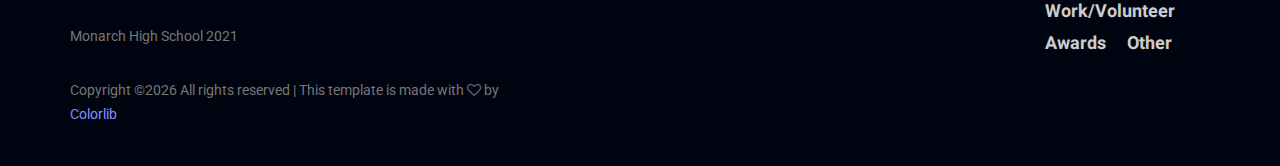
<file: work-volunteer.html>
<!doctype html>
<html lang="en">
    <head>
        <!-- Required meta tags -->
        <meta charset="utf-8">
        <meta name="viewport" content="width=device-width, initial-scale=1, shrink-to-fit=no">
        <link rel="icon" href="img/portfoliologoshort.png" type="image/png">
        <title>Work/Volunteer</title>
        <!-- Bootstrap CSS -->
        <link rel="stylesheet" href="css/bootstrap.css">
        <link rel="stylesheet" href="vendors/linericon/style.css">
        <link rel="stylesheet" href="css/font-awesome.min.css">
        <link rel="stylesheet" href="vendors/owl-carousel/owl.carousel.min.css">
        <link rel="stylesheet" href="vendors/lightbox/simpleLightbox.css">
        <link rel="stylesheet" href="vendors/nice-select/css/nice-select.css">
        <link rel="stylesheet" href="vendors/animate-css/animate.css">
        <link rel="stylesheet" href="vendors/flaticon/flaticon.css">
        <!-- main css -->
        <link rel="stylesheet" href="css/style.css">
        <link rel="stylesheet" href="css/responsive.css">
    </head>
    <body>
        
        <!--================Header Menu Area =================-->
        <header class="header_area">
            <div class="main_menu" id="mainNav">
            	<nav class="navbar navbar-expand-lg navbar-light">
					<div class="container box_1620">
						<!-- Brand and toggle get grouped for better mobile display -->
						<a class="navbar-brand logo_h" href="index.html"><img src="img/portfoliologo.png" alt=""></a>
						<button class="navbar-toggler" type="button" data-toggle="collapse" data-target="#navbarSupportedContent" aria-controls="navbarSupportedContent" aria-expanded="false" aria-label="Toggle navigation">
							<span class="icon-bar"></span>
							<span class="icon-bar"></span>
							<span class="icon-bar"></span>
						</button>
						<!-- Collect the nav links, forms, and other content for toggling -->
						<div class="collapse navbar-collapse offset" id="navbarSupportedContent">
							<ul class="nav navbar-nav menu_nav ml-auto">
								<li class="nav-item"><a class="nav-link" href="extracurriculars.html">Extracurriculars</a></li> 
								<li class="nav-item active"><a class="nav-link" href="work-volunteer.html">Work/Volunteer Experience</a></li>
								<li class="nav-item"><a class="nav-link" href="awards.html">Awards</a></li>
								<li class="nav-item"><a class="nav-link" href="other.html">Other</a></li>
							</ul>
						</div> 
					</div>
            	</nav>
            </div>
        </header>
        <!--================Header Menu Area =================-->
        
        <!--================Home Banner Area =================-->
        <section class="banner_area">
            <div class="banner_inner d-flex align-items-center">
            	<div class="overlay bg-parallax" data-stellar-ratio="0.9" data-stellar-vertical-offset="0" data-background=""></div>
				<div class="container">
					<div class="banner_content text-center">
                        <h2>Work/Volunteer Experience</h2>
                    </div>
				</div>
            </div>
        </section>
        <!--================End Home Banner Area =================-->
        
		<!--================Portfolio Details Area =================-->
		<a id="buildarobot_block">
			<section class="portfolio_details_area p_120">
				<div class="container">
					<div class="portfolio_details_inner">
						<div class="row">
							<div class="col-md-6">
								<div class="portfolio_image">
									<img class="img-fluid" src="img/buildarobot.PNG" alt="">
								</div>
							</div>
							<div class="col-md-6">
								<div class="portfolio_right_text">
									<h4>Build A Robot Internship</h4>
									<ul class="list">
										<li><span>Time Frame:</span>  June - July 2019</li>
										<li><span>Grades:</span>  11</li>
										<li><span>Total Hours:</span> 110</li>
									</ul>
									<hr></hr>
									<ul class="list_details">
										<li>Taught elementary and middle students computer science (python and scratch) and robotics</li>
										<li>Tested a product the company was hoping to release in the United States</li>
										<li>Developed various options for learning systems the company could use to teach computer science and robotics to kids with said product</li>
									</ul>
								</div>
							</div>
						</div>
					</div>
				</div>
			</section>
		</a>
		<a id="steamfest_block">
			<section class="portfolio_details_area p_120">
				<div class="container">
					<div class="portfolio_details_inner">
						<div class="row">
							<div class="col-md-6">
								<div class="portfolio_image">
									<img class="img-fluid" src="img/steamfest.png" alt="">
								</div>
							</div>
							<div class="col-md-6">
								<div class="portfolio_right_text">
									<h4>Rocky Mountain STEAM Fest</h4>
									<ul class="list">
										<li><span>Time Frame:</span>  March 2018 - Present</li>
										<li><span>Grades:</span>  9, 10, 11</li>
										<li><span>Total Hours:</span> 15 </li>
									</ul>
									<hr></hr>
									<ul class="list_details">
										<li>Responsible for cleaning up the convention center after the convention was over</li>
									</ul>
								</div>
							</div>
						</div>
					</div>
				</div>
			</section>
		</a>
		<a id="cubing_block">
			<section class="portfolio_details_area p_120">
				<div class="container">
					<div class="portfolio_details_inner">
						<div class="row">
							<div class="col-md-6">
								<div class="portfolio_image">
									<img class="img-fluid" src="img/cubingcomp.png" alt="">
								</div>
							</div>
							<div class="col-md-6">
								<div class="portfolio_right_text">
									<h4>WCA Cubing Competition</h4>
									<ul class="list">
										<li><span>Time Frame:</span>  May 2019</li>
										<li><span>Grades:</span>  11</li>
										<li><span>Total Hours:</span> 24</li>
									</ul>
									<hr></hr>
									<ul class="list_details">
										<li>Delivered cubes to appropriate competitors during each event</li>
										<li>Entered solving times into an online database</li>
										<li>Setup the event and cleaned up afterwards</li> 
									</ul>
								</div>
							</div>
						</div>
					</div>
				</div>
			</section>
		</a>
		<a id="choir_block">
			<section class="portfolio_details_area p_120">
				<div class="container">
					<div class="portfolio_details_inner">
						<div class="row">
							<div class="col-md-6">
								<div class="portfolio_image">
									<img class="img-fluid" src="img/monarch.png" alt="">
								</div>
							</div>
							<div class="col-md-6">
								<div class="portfolio_right_text">
									<h4>Monarch Choir</h4>
									<ul class="list">
										<li><span>Time Frame:</span>  April 2019</li>
										<li><span>Grades:</span>  10</li>
										<li><span>Total Hours:</span> 13</li>
									</ul>
									<hr></hr>
									<ul class="list_details">
										<li>Created practice tracks for choir members to listen to with online software flat.io</li>
									</ul>
								</div>
							</div>
						</div>
					</div>
				</div>
			</section>
		</a>
		<a id="habitatforhumanity_block">
			<section class="portfolio_details_area p_120">
				<div class="container">
					<div class="portfolio_details_inner">
						<div class="row">
							<div class="col-md-6">
								<div class="portfolio_image">
									<img class="img-fluid" src="img/habitatforhumanity.png" alt="">
								</div>
							</div>
							<div class="col-md-6">
								<div class="portfolio_right_text">
									<h4>Habitat for Humanity</h4>
									<ul class="list">
										<li><span>Time Frame:</span>  April 2019 - Present</li>
										<li><span>Grades:</span>  10</li>
										<li><span>Total Hours:</span> 4</li>
									</ul>
									<hr></hr>
									<ul class="list_details">
										<li>Organized various sections of the store</li>
									</ul>
								</div>
							</div>
						</div>
					</div>
				</div>
			</section>
		</a>
		<a id="apreciouschild_block">
			<section class="portfolio_details_area p_120">
				<div class="container">
					<div class="portfolio_details_inner">
						<div class="row">
							<div class="col-md-6">
								<div class="portfolio_image">
									<img class="img-fluid" src="img/apreciouschild.PNG" alt="">
								</div>
							</div>
							<div class="col-md-6">
								<div class="portfolio_right_text">
									<h4>A Precious Child</h4>
									<ul class="list">
										<li><span>Time Frame:</span>  October 2018 - Present</li>
										<li><span>Grades:</span>  10</li>
										<li><span>Total Hours:</span> 4</li>
									</ul>
									<hr></hr>
									<ul class="list_details">
										<li>Responsible for sorting clothes and other donated supplies</li>
									</ul>
								</div>
							</div>
						</div>
					</div>
				</div>
			</section>
		</a>
		<a id="communityfoodshare_block">
			<section class="portfolio_details_area p_120">
				<div class="container">
					<div class="portfolio_details_inner">
						<div class="row">
							<div class="col-md-6">
								<div class="portfolio_image">
									<img class="img-fluid" src="img/communityfoodshare.jpg" alt="">
								</div>
							</div>
							<div class="col-md-6">
								<div class="portfolio_right_text">
									<h4>Community Food Share</h4>
									<ul class="list">
										<li><span>Time Frame:</span>  October 2018 - Present</li>
										<li><span>Grades:</span>  10</li>
										<li><span>Total Hours:</span> 5</li>
									</ul>
									<hr></hr>
									<ul class="list_details">
										<li>Sorted food products</li>
									</ul>
								</div>
							</div>
						</div>
					</div>
				</div>
			</section>
		</a>
        <!--================End Portfolio Details Area =================-->
        
        <!--================Footer Area =================-->
        <footer class="footer_area p_120">
        	<div class="container">
        		<div class="row footer_inner">
        			<div class="col-lg-5 col-sm-6">
        				<aside class="f_widget ab_widget">
        					<div class="f_title">
        						<h3>Maria Alder</h3>
        					</div>
							<p>Monarch High School 2021</p>
        					<p><!-- Link back to Colorlib can't be removed. Template is licensed under CC BY 3.0. -->
Copyright &copy;<script>document.write(new Date().getFullYear());</script> All rights reserved | This template is made with <i class="fa fa-heart-o" aria-hidden="true"></i> by <a href="https://colorlib.com" target="_blank">Colorlib</a>
<!-- Link back to Colorlib can't be removed. Template is licensed under CC BY 3.0. -->
</p>
        				</aside>
					</div>
					<div class="col-lg-5 col-sm-6"></div>
        			<div class="col-lg-2">
        				<aside class="f_widget social_widget">
        					<ul class="list">
        						<li><a href="extracurriculars.html"><h4>Extracurriculars</h4></a></li>
        						<li><a href="work-volunteer.html"><h4>Work/Volunteer</h4></a></li>
        						<li><a href="awards.html"><h4>Awards</h4></a></li>
        						<li><a href="other.html"><h4>Other</h4></a></li>
        					</ul>
        				</aside>
        			</div>
        		</div>
        	</div>
        </footer>
        <!--================End Footer Area =================-->
        
        
        
        
        <!-- Optional JavaScript -->
        <!-- jQuery first, then Popper.js, then Bootstrap JS -->
        <script src="js/jquery-3.2.1.min.js"></script>
        <script src="js/popper.js"></script>
        <script src="js/bootstrap.min.js"></script>
        <script src="js/stellar.js"></script>
        <script src="vendors/lightbox/simpleLightbox.min.js"></script>
        <script src="vendors/nice-select/js/jquery.nice-select.min.js"></script>
        <script src="vendors/isotope/imagesloaded.pkgd.min.js"></script>
        <script src="vendors/isotope/isotope-min.js"></script>
        <script src="vendors/owl-carousel/owl.carousel.min.js"></script>
        <script src="js/jquery.ajaxchimp.min.js"></script>
        <script src="js/mail-script.js"></script>
        <script src="vendors/counter-up/jquery.waypoints.min.js"></script>
        <script src="vendors/counter-up/jquery.counterup.min.js"></script>
        <script src="js/theme.js"></script>
    </body>
</html>
</file>
<file: vendors/linericon/style.css>
@font-face {
	font-family: 'Linearicons-Free';
	src:url('fonts/Linearicons-Free.eot?w118d');
	src:url('fonts/Linearicons-Free.eot?#iefixw118d') format('embedded-opentype'),
		url('fonts/Linearicons-Free.woff2?w118d') format('woff2'),
		url('fonts/Linearicons-Free.woff?w118d') format('woff'),
		url('fonts/Linearicons-Free.ttf?w118d') format('truetype'),
		url('fonts/Linearicons-Free.svg?w118d#Linearicons-Free') format('svg');
	font-weight: normal;
	font-style: normal;
}

.lnr {
	font-family: 'Linearicons-Free';
	speak: none;
	font-style: normal;
	font-weight: normal;
	font-variant: normal;
	text-transform: none;
	line-height: 1;

	/* Better Font Rendering =========== */
	-webkit-font-smoothing: antialiased;
	-moz-osx-font-smoothing: grayscale;
}

.lnr-home:before {
	content: "\e800";
}
.lnr-apartment:before {
	content: "\e801";
}
.lnr-pencil:before {
	content: "\e802";
}
.lnr-magic-wand:before {
	content: "\e803";
}
.lnr-drop:before {
	content: "\e804";
}
.lnr-lighter:before {
	content: "\e805";
}
.lnr-poop:before {
	content: "\e806";
}
.lnr-sun:before {
	content: "\e807";
}
.lnr-moon:before {
	content: "\e808";
}
.lnr-cloud:before {
	content: "\e809";
}
.lnr-cloud-upload:before {
	content: "\e80a";
}
.lnr-cloud-download:before {
	content: "\e80b";
}
.lnr-cloud-sync:before {
	content: "\e80c";
}
.lnr-cloud-check:before {
	content: "\e80d";
}
.lnr-database:before {
	content: "\e80e";
}
.lnr-lock:before {
	content: "\e80f";
}
.lnr-cog:before {
	content: "\e810";
}
.lnr-trash:before {
	content: "\e811";
}
.lnr-dice:before {
	content: "\e812";
}
.lnr-heart:before {
	content: "\e813";
}
.lnr-star:before {
	content: "\e814";
}
.lnr-star-half:before {
	content: "\e815";
}
.lnr-star-empty:before {
	content: "\e816";
}
.lnr-flag:before {
	content: "\e817";
}
.lnr-envelope:before {
	content: "\e818";
}
.lnr-paperclip:before {
	content: "\e819";
}
.lnr-inbox:before {
	content: "\e81a";
}
.lnr-eye:before {
	content: "\e81b";
}
.lnr-printer:before {
	content: "\e81c";
}
.lnr-file-empty:before {
	content: "\e81d";
}
.lnr-file-add:before {
	content: "\e81e";
}
.lnr-enter:before {
	content: "\e81f";
}
.lnr-exit:before {
	content: "\e820";
}
.lnr-graduation-hat:before {
	content: "\e821";
}
.lnr-license:before {
	content: "\e822";
}
.lnr-music-note:before {
	content: "\e823";
}
.lnr-film-play:before {
	content: "\e824";
}
.lnr-camera-video:before {
	content: "\e825";
}
.lnr-camera:before {
	content: "\e826";
}
.lnr-picture:before {
	content: "\e827";
}
.lnr-book:before {
	content: "\e828";
}
.lnr-bookmark:before {
	content: "\e829";
}
.lnr-user:before {
	content: "\e82a";
}
.lnr-users:before {
	content: "\e82b";
}
.lnr-shirt:before {
	content: "\e82c";
}
.lnr-store:before {
	content: "\e82d";
}
.lnr-cart:before {
	content: "\e82e";
}
.lnr-tag:before {
	content: "\e82f";
}
.lnr-phone-handset:before {
	content: "\e830";
}
.lnr-phone:before {
	content: "\e831";
}
.lnr-pushpin:before {
	content: "\e832";
}
.lnr-map-marker:before {
	content: "\e833";
}
.lnr-map:before {
	content: "\e834";
}
.lnr-location:before {
	content: "\e835";
}
.lnr-calendar-full:before {
	content: "\e836";
}
.lnr-keyboard:before {
	content: "\e837";
}
.lnr-spell-check:before {
	content: "\e838";
}
.lnr-screen:before {
	content: "\e839";
}
.lnr-smartphone:before {
	content: "\e83a";
}
.lnr-tablet:before {
	content: "\e83b";
}
.lnr-laptop:before {
	content: "\e83c";
}
.lnr-laptop-phone:before {
	content: "\e83d";
}
.lnr-power-switch:before {
	content: "\e83e";
}
.lnr-bubble:before {
	content: "\e83f";
}
.lnr-heart-pulse:before {
	content: "\e840";
}
.lnr-construction:before {
	content: "\e841";
}
.lnr-pie-chart:before {
	content: "\e842";
}
.lnr-chart-bars:before {
	content: "\e843";
}
.lnr-gift:before {
	content: "\e844";
}
.lnr-diamond:before {
	content: "\e845";
}
.lnr-linearicons:before {
	content: "\e846";
}
.lnr-dinner:before {
	content: "\e847";
}
.lnr-coffee-cup:before {
	content: "\e848";
}
.lnr-leaf:before {
	content: "\e849";
}
.lnr-paw:before {
	content: "\e84a";
}
.lnr-rocket:before {
	content: "\e84b";
}
.lnr-briefcase:before {
	content: "\e84c";
}
.lnr-bus:before {
	content: "\e84d";
}
.lnr-car:before {
	content: "\e84e";
}
.lnr-train:before {
	content: "\e84f";
}
.lnr-bicycle:before {
	content: "\e850";
}
.lnr-wheelchair:before {
	content: "\e851";
}
.lnr-select:before {
	content: "\e852";
}
.lnr-earth:before {
	content: "\e853";
}
.lnr-smile:before {
	content: "\e854";
}
.lnr-sad:before {
	content: "\e855";
}
.lnr-neutral:before {
	content: "\e856";
}
.lnr-mustache:before {
	content: "\e857";
}
.lnr-alarm:before {
	content: "\e858";
}
.lnr-bullhorn:before {
	content: "\e859";
}
.lnr-volume-high:before {
	content: "\e85a";
}
.lnr-volume-medium:before {
	content: "\e85b";
}
.lnr-volume-low:before {
	content: "\e85c";
}
.lnr-volume:before {
	content: "\e85d";
}
.lnr-mic:before {
	content: "\e85e";
}
.lnr-hourglass:before {
	content: "\e85f";
}
.lnr-undo:before {
	content: "\e860";
}
.lnr-redo:before {
	content: "\e861";
}
.lnr-sync:before {
	content: "\e862";
}
.lnr-history:before {
	content: "\e863";
}
.lnr-clock:before {
	content: "\e864";
}
.lnr-download:before {
	content: "\e865";
}
.lnr-upload:before {
	content: "\e866";
}
.lnr-enter-down:before {
	content: "\e867";
}
.lnr-exit-up:before {
	content: "\e868";
}
.lnr-bug:before {
	content: "\e869";
}
.lnr-code:before {
	content: "\e86a";
}
.lnr-link:before {
	content: "\e86b";
}
.lnr-unlink:before {
	content: "\e86c";
}
.lnr-thumbs-up:before {
	content: "\e86d";
}
.lnr-thumbs-down:before {
	content: "\e86e";
}
.lnr-magnifier:before {
	content: "\e86f";
}
.lnr-cross:before {
	content: "\e870";
}
.lnr-menu:before {
	content: "\e871";
}
.lnr-list:before {
	content: "\e872";
}
.lnr-chevron-up:before {
	content: "\e873";
}
.lnr-chevron-down:before {
	content: "\e874";
}
.lnr-chevron-left:before {
	content: "\e875";
}
.lnr-chevron-right:before {
	content: "\e876";
}
.lnr-arrow-up:before {
	content: "\e877";
}
.lnr-arrow-down:before {
	content: "\e878";
}
.lnr-arrow-left:before {
	content: "\e879";
}
.lnr-arrow-right:before {
	content: "\e87a";
}
.lnr-move:before {
	content: "\e87b";
}
.lnr-warning:before {
	content: "\e87c";
}
.lnr-question-circle:before {
	content: "\e87d";
}
.lnr-menu-circle:before {
	content: "\e87e";
}
.lnr-checkmark-circle:before {
	content: "\e87f";
}
.lnr-cross-circle:before {
	content: "\e880";
}
.lnr-plus-circle:before {
	content: "\e881";
}
.lnr-circle-minus:before {
	content: "\e882";
}
.lnr-arrow-up-circle:before {
	content: "\e883";
}
.lnr-arrow-down-circle:before {
	content: "\e884";
}
.lnr-arrow-left-circle:before {
	content: "\e885";
}
.lnr-arrow-right-circle:before {
	content: "\e886";
}
.lnr-chevron-up-circle:before {
	content: "\e887";
}
.lnr-chevron-down-circle:before {
	content: "\e888";
}
.lnr-chevron-left-circle:before {
	content: "\e889";
}
.lnr-chevron-right-circle:before {
	content: "\e88a";
}
.lnr-crop:before {
	content: "\e88b";
}
.lnr-frame-expand:before {
	content: "\e88c";
}
.lnr-frame-contract:before {
	content: "\e88d";
}
.lnr-layers:before {
	content: "\e88e";
}
.lnr-funnel:before {
	content: "\e88f";
}
.lnr-text-format:before {
	content: "\e890";
}
.lnr-text-format-remove:before {
	content: "\e891";
}
.lnr-text-size:before {
	content: "\e892";
}
.lnr-bold:before {
	content: "\e893";
}
.lnr-italic:before {
	content: "\e894";
}
.lnr-underline:before {
	content: "\e895";
}
.lnr-strikethrough:before {
	content: "\e896";
}
.lnr-highlight:before {
	content: "\e897";
}
.lnr-text-align-left:before {
	content: "\e898";
}
.lnr-text-align-center:before {
	content: "\e899";
}
.lnr-text-align-right:before {
	content: "\e89a";
}
.lnr-text-align-justify:before {
	content: "\e89b";
}
.lnr-line-spacing:before {
	content: "\e89c";
}
.lnr-indent-increase:before {
	content: "\e89d";
}
.lnr-indent-decrease:before {
	content: "\e89e";
}
.lnr-pilcrow:before {
	content: "\e89f";
}
.lnr-direction-ltr:before {
	content: "\e8a0";
}
.lnr-direction-rtl:before {
	content: "\e8a1";
}
.lnr-page-break:before {
	content: "\e8a2";
}
.lnr-sort-alpha-asc:before {
	content: "\e8a3";
}
.lnr-sort-amount-asc:before {
	content: "\e8a4";
}
.lnr-hand:before {
	content: "\e8a5";
}
.lnr-pointer-up:before {
	content: "\e8a6";
}
.lnr-pointer-right:before {
	content: "\e8a7";
}
.lnr-pointer-down:before {
	content: "\e8a8";
}
.lnr-pointer-left:before {
	content: "\e8a9";
}
</file>
<file: vendors/nice-select/css/nice-select.css>
.nice-select {
  -webkit-tap-highlight-color: transparent;
  background-color: #fff;
  border-radius: 5px;
  border: solid 1px #e8e8e8;
  box-sizing: border-box;
  clear: both;
  cursor: pointer;
  display: block;
  float: left;
  font-family: inherit;
  font-size: 14px;
  font-weight: normal;
  height: 42px;
  line-height: 40px;
  outline: none;
  padding-left: 18px;
  padding-right: 30px;
  position: relative;
  text-align: left !important;
  -webkit-transition: all 0.2s ease-in-out;
  transition: all 0.2s ease-in-out;
  -webkit-user-select: none;
     -moz-user-select: none;
      -ms-user-select: none;
          user-select: none;
  white-space: nowrap;
  width: auto; }
  .nice-select:hover {
    border-color: #dbdbdb; }
  .nice-select:active, .nice-select.open, .nice-select:focus {
    border-color: #999; }
  .nice-select:after {
    border-bottom: 2px solid #999;
    border-right: 2px solid #999;
    content: '';
    display: block;
    height: 5px;
    margin-top: -4px;
    pointer-events: none;
    position: absolute;
    right: 12px;
    top: 50%;
    -webkit-transform-origin: 66% 66%;
        -ms-transform-origin: 66% 66%;
            transform-origin: 66% 66%;
    -webkit-transform: rotate(45deg);
        -ms-transform: rotate(45deg);
            transform: rotate(45deg);
    -webkit-transition: all 0.15s ease-in-out;
    transition: all 0.15s ease-in-out;
    width: 5px; }
  .nice-select.open:after {
    -webkit-transform: rotate(-135deg);
        -ms-transform: rotate(-135deg);
            transform: rotate(-135deg); }
  .nice-select.open .list {
    opacity: 1;
    pointer-events: auto;
    -webkit-transform: scale(1) translateY(0);
        -ms-transform: scale(1) translateY(0);
            transform: scale(1) translateY(0); }
  .nice-select.disabled {
    border-color: #ededed;
    color: #999;
    pointer-events: none; }
    .nice-select.disabled:after {
      border-color: #cccccc; }
  .nice-select.wide {
    width: 100%; }
    .nice-select.wide .list {
      left: 0 !important;
      right: 0 !important; }
  .nice-select.right {
    float: right; }
    .nice-select.right .list {
      left: auto;
      right: 0; }
  .nice-select.small {
    font-size: 12px;
    height: 36px;
    line-height: 34px; }
    .nice-select.small:after {
      height: 4px;
      width: 4px; }
    .nice-select.small .option {
      line-height: 34px;
      min-height: 34px; }
  .nice-select .list {
    background-color: #fff;
    border-radius: 5px;
    box-shadow: 0 0 0 1px rgba(68, 68, 68, 0.11);
    box-sizing: border-box;
    margin-top: 4px;
    opacity: 0;
    overflow: hidden;
    padding: 0;
    pointer-events: none;
    position: absolute;
    top: 100%;
    left: 0;
    -webkit-transform-origin: 50% 0;
        -ms-transform-origin: 50% 0;
            transform-origin: 50% 0;
    -webkit-transform: scale(0.75) translateY(-21px);
        -ms-transform: scale(0.75) translateY(-21px);
            transform: scale(0.75) translateY(-21px);
    -webkit-transition: all 0.2s cubic-bezier(0.5, 0, 0, 1.25), opacity 0.15s ease-out;
    transition: all 0.2s cubic-bezier(0.5, 0, 0, 1.25), opacity 0.15s ease-out;
    z-index: 9; }
    .nice-select .list:hover .option:not(:hover) {
      background-color: transparent !important; }
  .nice-select .option {
    cursor: pointer;
    font-weight: 400;
    line-height: 40px;
    list-style: none;
    min-height: 40px;
    outline: none;
    padding-left: 18px;
    padding-right: 29px;
    text-align: left;
    -webkit-transition: all 0.2s;
    transition: all 0.2s; }
    .nice-select .option:hover, .nice-select .option.focus, .nice-select .option.selected.focus {
      background-color: #f6f6f6; }
    .nice-select .option.selected {
      font-weight: bold; }
    .nice-select .option.disabled {
      background-color: transparent;
      color: #999;
      cursor: default; }

.no-csspointerevents .nice-select .list {
  display: none; }

.no-csspointerevents .nice-select.open .list {
  display: block; }
</file>
<file: vendors/flaticon/flaticon.css>
/*
  	Flaticon icon font: Flaticon
  	Creation date: 26/06/2018 17:19
  	*/

@font-face {
  font-family: "Flaticon";
  src: url("./Flaticon.eot");
  src: url("./Flaticon.eot?#iefix") format("embedded-opentype"),
       url("./Flaticon.woff") format("woff"),
       url("./Flaticon.ttf") format("truetype"),
       url("./Flaticon.svg#Flaticon") format("svg");
  font-weight: normal;
  font-style: normal;
}

@media screen and (-webkit-min-device-pixel-ratio:0) {
  @font-face {
    font-family: "Flaticon";
    src: url("./Flaticon.svg#Flaticon") format("svg");
  }
}

[class^="flaticon-"]:before, [class*=" flaticon-"]:before,
[class^="flaticon-"]:after, [class*=" flaticon-"]:after {   
  font-family: Flaticon;
        font-size: 20px;
font-style: normal;
margin-left: 20px;
}

.flaticon-skyline:before { content: "\f100"; }
.flaticon-sketch:before { content: "\f101"; }
.flaticon-city:before { content: "\f102"; }
</file>
<file: css/style.css>
/*----------------------------------------------------
@File: Default Styles
@Author: Rocky Ahmed
@URL: http://wethemez.com
Author E-mail: rockybd1995@gmail.com

This file contains the styling for the actual theme, this
is the file you need to edit to change the look of the
theme.
---------------------------------------------------- */
/*=====================================================================
@Template Name: HostHub Construction 
@Author: Rocky Ahmed
@Developed By: Rocky Ahmed
@Developer URL: http://rocky.wethemez.com
Author E-mail: rockybd1995@gmail.com

@Default Styles

Table of Content:
01/ Variables
02/ predefin
03/ header
04/ button
05/ banner
06/ breadcrumb
07/ about
08/ team
09/ project 
10/ price 
11/ team 
12/ blog 
13/ video  
14/ features  
15/ career  
16/ contact 
17/ footer

=====================================================================*/
/*----------------------------------------------------*/
/*font Variables*/
/*Color Variables*/
/*=================== fonts ====================*/
@import url("https://fonts.googleapis.com/css?family=Heebo:300,400,500,700|Roboto:300,400,500,700");
/*---------------------------------------------------- */
/*----------------------------------------------------*/
.list {
  list-style: none;
  margin: 0px;
  padding: 0px; }

a {
  text-decoration: none;
  transition: all 0.3s ease-in-out; }
  a:hover, a:focus {
    text-decoration: none;
    outline: none; }

.row.m0 {
  margin: 0px; }

body {
  line-height: 26px;
  font-size: 16px;
  font-family: "Roboto", sans-serif;
  font-weight: normal;
  color: #777777; }

h1, h2, h3, h4, h5, h6 {
  font-family: "Heebo", sans-serif;
  font-weight: bold; }

button:focus {
  outline: none;
  box-shadow: none; }

.p_120 {
  padding-top: 40px;
  padding-bottom: 40px; }

.pad_top {
  padding-top: 120px; }

.pad_btm {
  padding-bottom: 120px; }

.mt-25 {
  margin-top: 25px; }

.p0 {
  padding-left: 0px;
  padding-right: 0px; }

@media (min-width: 1200px) {
  .container {
    max-width: 1170px; } }

@media (min-width: 1620px) {
  .box_1620 {
    max-width: 1650px;
    margin: auto; } }
.white_bg {
  background: #fff !important; }

/* Main Title Area css
============================================================================================ */
.main_title {
  text-align: center;
  margin-bottom: 75px; }
  .main_title h2 {
    font-family: "Heebo", sans-serif;
    font-size: 36px;
    color: #222222;
    font-weight: bold;
    margin-bottom: 15px;
    text-transform: uppercase; }
  .main_title p {
    font-size: 16px;
    font-family: "Roboto", sans-serif;
    line-height: 26px;
    color: #777777;
    margin-bottom: 0px;
    max-width: 570px;
    margin: auto; }
  .main_title.white h2 {
    color: #fff; }
  .main_title.white p {
    color: #fff;
    opacity: .6; }

/* End Main Title Area css
============================================================================================ */
/*---------------------------------------------------- */
/*----------------------------------------------------*/
.header_area {
  position: absolute;
  width: 100%;
  top: 0;
  left: 0;
  z-index: 99;
  transition: background 0.4s, all 0.3s linear; }
  .header_area .navbar {
    background: transparent;
    padding: 0px;
    border: 0px;
    border-radius: 0px; }
    .header_area .navbar .nav .nav-item {
      margin-right: 45px; }
      .header_area .navbar .nav .nav-item .nav-link {
        font: 500 12px/100px "Roboto", sans-serif;
        text-transform: uppercase;
        color: #222222;
        padding: 0px;
        display: inline-block; }
        .header_area .navbar .nav .nav-item .nav-link:after {
          display: none; }
      .header_area .navbar .nav .nav-item.submenu {
        position: relative; }
        .header_area .navbar .nav .nav-item.submenu ul {
          border: none;
          padding: 0px;
          border-radius: 0px;
          box-shadow: none;
          margin: 0px;
          background: #fff; }
          @media (min-width: 992px) {
            .header_area .navbar .nav .nav-item.submenu ul {
              position: absolute;
              top: 120%;
              left: 0px;
              min-width: 200px;
              text-align: left;
              opacity: 0;
              transition: all 300ms ease-in;
              visibility: hidden;
              display: block;
              border: none;
              padding: 0px;
              border-radius: 0px;
              box-shadow: 0px 10px 30px 0px rgba(0, 0, 0, 0.4); } }
          .header_area .navbar .nav .nav-item.submenu ul:before {
            content: "";
            width: 0;
            height: 0;
            border-style: solid;
            border-width: 10px 10px 0 10px;
            border-color: #eeeeee transparent transparent transparent;
            position: absolute;
            right: 24px;
            top: 45px;
            z-index: 3;
            opacity: 0;
            transition: all 400ms linear; }
          .header_area .navbar .nav .nav-item.submenu ul .nav-item {
            display: block;
            float: none;
            margin-right: 0px;
            border-bottom: 1px solid #ededed;
            margin-left: 0px;
            transition: all 0.4s linear; }
            .header_area .navbar .nav .nav-item.submenu ul .nav-item .nav-link {
              line-height: 45px;
              color: #222222;
              padding: 0px 30px;
              transition: all 150ms linear;
              display: block;
              margin-right: 0px; }
            .header_area .navbar .nav .nav-item.submenu ul .nav-item:last-child {
              border-bottom: none; }
            .header_area .navbar .nav .nav-item.submenu ul .nav-item:hover .nav-link {
              background: #8490ff;
              color: #fff; }
        @media (min-width: 992px) {
          .header_area .navbar .nav .nav-item.submenu:hover ul {
            visibility: visible;
            opacity: 1;
            top: 100%; } }
        .header_area .navbar .nav .nav-item.submenu:hover ul .nav-item {
          margin-top: 0px; }
      .header_area .navbar .nav .nav-item:last-child {
        margin-right: 0px; }
    .header_area .navbar .search {
      font-size: 12px;
      line-height: 60px;
      display: inline-block;
      color: #222222;
      margin-left: 80px; }
      .header_area .navbar .search i {
        font-weight: 600; }
  .header_area.navbar_fixed .main_menu {
    position: fixed;
    width: 100%;
    top: -70px;
    left: 0;
    right: 0;
    background: #fff;
    transform: translateY(70px);
    transition: transform 500ms ease, background 500ms ease;
    -webkit-transition: transform 500ms ease, background 500ms ease;
    box-shadow: 0px 3px 16px 0px rgba(0, 0, 0, 0.1); }
    .header_area.navbar_fixed .main_menu .navbar .nav .nav-item .nav-link {
      line-height: 70px; }
  @media (min-width: 992px) {
    .header_area.white_menu .navbar .navbar-brand img {
      display: none; }
      .header_area.white_menu .navbar .navbar-brand img + img {
        display: inline-block; } }
  @media (max-width: 991px) {
    .header_area.white_menu .navbar .navbar-brand img {
      display: inline-block; }
      .header_area.white_menu .navbar .navbar-brand img + img {
        display: none; } }
  .header_area.white_menu .navbar .nav .nav-item .nav-link {
    color: #fff; }
  .header_area.white_menu.navbar_fixed .main_menu .navbar .navbar-brand img {
    display: inline-block; }
    .header_area.white_menu.navbar_fixed .main_menu .navbar .navbar-brand img + img {
      display: none; }
  .header_area.white_menu.navbar_fixed .main_menu .navbar .nav .nav-item .nav-link {
    line-height: 70px;
    color: #222222; }

.top_menu {
  background: #ec9d5f; }
  .top_menu .float-left a {
    line-height: 40px;
    display: inline-block;
    color: #fff;
    font-family: "Roboto", sans-serif;
    text-transform: uppercase;
    font-size: 12px;
    margin-right: 50px;
    transition: all 300ms linear 0s; }
    .top_menu .float-left a:last-child {
      margin-right: 0px; }
    .top_menu .float-left a:hover {
      color: #8490ff; }
  .top_menu .float-right .pur_btn {
    background: #8490ff;
    color: #fff;
    font-family: "Roboto", sans-serif;
    line-height: 40px;
    display: block;
    padding: 0px 40px;
    font-weight: 500;
    font-size: 12px; }

/*---------------------------------------------------- */
/*----------------------------------------------------*/
/* Home Banner Area css
============================================================================================ */
.home_banner_area {
  z-index: 1;
  background: url(../img/banner/home-banner.jpg) no-repeat scroll center center;
  background-size: cover; }
  .home_banner_area .banner_inner {
    width: 100%; }
    .home_banner_area .banner_inner .home_left_img {
      padding-top: 195px; }
    .home_banner_area .banner_inner .col-lg-6 {
      vertical-align: middle;
      align-self: center; }
    .home_banner_area .banner_inner .banner_content {
      text-align: left;
      color: #222222; }
      .home_banner_area .banner_inner .banner_content h5 {
        font-size: 14px;
        font-family: "Roboto", sans-serif;
        text-transform: uppercase;
        letter-spacing: 2.1px;
        margin-bottom: 20px; }
      .home_banner_area .banner_inner .banner_content h2 {
        margin-top: 0px;
        font-size: 48px;
        font-weight: bold;
        font-family: "Heebo", sans-serif;
        line-height: 54px;
        text-transform: uppercase;
        margin-bottom: 20px; }
      .home_banner_area .banner_inner .banner_content p {
        color: #777777;
        font-family: "Roboto", sans-serif;
        max-width: 680px;
        font-size: 14px;
        line-height: 26px;
        margin: 0px auto 45px; }
      .home_banner_area .banner_inner .banner_content .banner_map_img {
        text-align: right; }

.blog_banner {
  min-height: 780px;
  position: relative;
  z-index: 1;
  overflow: hidden;
  margin-bottom: 0px; }
  .blog_banner .banner_inner {
    background: #04091e;
    position: relative;
    overflow: hidden;
    width: 100%;
    min-height: 780px;
    z-index: 1; }
    .blog_banner .banner_inner .overlay {
      background: url(../img/banner/banner-2.jpg) no-repeat scroll center center;
      opacity: .5;
      height: 125%;
      position: absolute;
      left: 0px;
      top: 0px;
      width: 100%;
      z-index: -1; }
    .blog_banner .banner_inner .blog_b_text {
      max-width: 700px;
      margin: auto;
      color: #fff;
      margin-top: 40px; }
      .blog_banner .banner_inner .blog_b_text h2 {
        font-size: 60px;
        font-weight: 500;
        font-family: "Roboto", sans-serif;
        line-height: 66px;
        margin-bottom: 15px; }
      .blog_banner .banner_inner .blog_b_text p {
        font-size: 16px;
        margin-bottom: 35px; }
      .blog_banner .banner_inner .blog_b_text .white_bg_btn {
        line-height: 42px;
        padding: 0px 45px; }

.banner_box {
  max-width: 1620px;
  margin: auto; }

.banner_area {
  position: relative;
  z-index: 1;
  min-height: 430px; }
  .banner_area .banner_inner {
    position: relative;
    overflow: hidden;
    width: 100%;
    min-height: 430px;
    background: #f9f9ff;
    z-index: 1; }
    .banner_area .banner_inner .banner_content {
      margin-top: 70px; }
      .banner_area .banner_inner .banner_content h2 {
        color: #222222;
        font-size: 36px;
        font-family: "Heebo", sans-serif;
        margin-bottom: 0px;
        text-transform: uppercase;
        font-weight: bold; }
      .banner_area .banner_inner .banner_content .page_link a {
        font-size: 14px;
        color: #777777;
        font-family: "Roboto", sans-serif;
        margin-right: 32px;
        position: relative; }
        .banner_area .banner_inner .banner_content .page_link a:before {
          content: "\e87a";
          font-family: 'Linearicons-Free';
          font-size: 14px;
          position: absolute;
          right: -25px;
          top: 54%;
          transform: translateY(-50%); }
        .banner_area .banner_inner .banner_content .page_link a:last-child {
          margin-right: 0px; }
          .banner_area .banner_inner .banner_content .page_link a:last-child:before {
            display: none; }

/* End Home Banner Area css
============================================================================================ */
/*---------------------------------------------------- */
/*----------------------------------------------------*/
/* Latest Blog Area css
============================================================================================ */
.l_blog_item .l_blog_text .date {
  margin-top: 24px;
  margin-bottom: 15px; }
  .l_blog_item .l_blog_text .date a {
    color: #777777;
    font-size: 12px;
    font-family: "Roboto", sans-serif; }
.l_blog_item .l_blog_text h4 {
  font-size: 21px;
  color: #222222;
  margin-bottom: 20px;
  transition: all 300ms linear 0s;
  font-family: "Heebo", sans-serif;
  font-weight: bold;
  text-transform: uppercase;
  max-width: 300px; }
  .l_blog_item .l_blog_text h4:hover {
    color: #8490ff; }
.l_blog_item .l_blog_text p {
  margin-bottom: 0px;
  font-size: 14px;
  font-family: "Roboto", sans-serif; }

/* End Latest Blog Area css
============================================================================================ */
/* Causes Area css
============================================================================================ */
.causes_slider .owl-dots {
  text-align: center;
  margin-top: 80px; }
  .causes_slider .owl-dots .owl-dot {
    height: 14px;
    width: 14px;
    background: #eeeeee;
    display: inline-block;
    margin-right: 7px; }
    .causes_slider .owl-dots .owl-dot:last-child {
      margin-right: 0px; }
    .causes_slider .owl-dots .owl-dot.active {
      background: #8490ff; }

.causes_item {
  background: #fff; }
  .causes_item .causes_img {
    position: relative; }
    .causes_item .causes_img .c_parcent {
      position: absolute;
      bottom: 0px;
      width: 100%;
      left: 0px;
      height: 3px;
      background: rgba(255, 255, 255, 0.5); }
      .causes_item .causes_img .c_parcent span {
        width: 70%;
        height: 3px;
        background: #8490ff;
        position: absolute;
        left: 0px;
        bottom: 0px; }
        .causes_item .causes_img .c_parcent span:before {
          content: "75%";
          position: absolute;
          right: -10px;
          bottom: 0px;
          background: #8490ff;
          color: #fff;
          padding: 0px 5px; }
  .causes_item .causes_text {
    padding: 30px 35px 40px 30px; }
    .causes_item .causes_text h4 {
      color: #222222;
      font-family: "Roboto", sans-serif;
      font-size: 18px;
      font-weight: 600;
      margin-bottom: 15px;
      cursor: pointer; }
      .causes_item .causes_text h4:hover {
        color: #8490ff; }
    .causes_item .causes_text p {
      font-size: 14px;
      line-height: 24px;
      color: #777777;
      font-weight: 300;
      margin-bottom: 0px; }
  .causes_item .causes_bottom a {
    width: 50%;
    border: 1px solid #8490ff;
    text-align: center;
    float: left;
    line-height: 50px;
    background: #8490ff;
    color: #fff;
    font-family: "Roboto", sans-serif;
    font-size: 14px;
    font-weight: 500; }
    .causes_item .causes_bottom a + a {
      border-color: #eeeeee;
      background: #fff;
      font-size: 14px;
      color: #222222; }

/* End Causes Area css
============================================================================================ */
/*================= latest_blog_area css =============*/
.single-recent-blog-post {
  margin-bottom: 30px; }
  .single-recent-blog-post .thumb {
    overflow: hidden; }
    .single-recent-blog-post .thumb img {
      transition: all 0.7s linear; }
  .single-recent-blog-post .details {
    padding-top: 30px; }
    .single-recent-blog-post .details .sec_h4 {
      line-height: 24px;
      padding: 10px 0px 13px;
      transition: all 0.3s linear; }
      .single-recent-blog-post .details .sec_h4:hover {
        color: #777777; }
  .single-recent-blog-post .date {
    font-size: 14px;
    line-height: 24px;
    font-weight: 400; }
  .single-recent-blog-post:hover img {
    transform: scale(1.23) rotate(10deg); }

.tags .tag_btn {
  font-size: 12px;
  font-weight: 500;
  line-height: 20px;
  border: 1px solid #eeeeee;
  display: inline-block;
  padding: 1px 18px;
  text-align: center;
  color: #222222; }
  .tags .tag_btn:before {
    background: #8490ff; }
  .tags .tag_btn + .tag_btn {
    margin-left: 2px; }

/*========= blog_categorie_area css ===========*/
.blog_categorie_area {
  padding-top: 80px;
  padding-bottom: 80px; }

.categories_post {
  position: relative;
  text-align: center;
  cursor: pointer; }
  .categories_post img {
    max-width: 100%; }
  .categories_post .categories_details {
    position: absolute;
    top: 20px;
    left: 20px;
    right: 20px;
    bottom: 20px;
    background: rgba(34, 34, 34, 0.8);
    color: #fff;
    transition: all 0.3s linear;
    display: flex;
    align-items: center;
    justify-content: center; }
    .categories_post .categories_details h5 {
      margin-bottom: 0px;
      font-size: 18px;
      line-height: 26px;
      text-transform: uppercase;
      color: #fff;
      position: relative; }
    .categories_post .categories_details p {
      font-weight: 300;
      font-size: 14px;
      line-height: 26px;
      margin-bottom: 0px; }
    .categories_post .categories_details .border_line {
      margin: 10px 0px;
      background: #fff;
      width: 100%;
      height: 1px; }
  .categories_post:hover .categories_details {
    background: rgba(56, 152, 248, 0.85); }

/*============ blog_left_sidebar css ==============*/
.blog_item {
  margin-bottom: 40px; }

.blog_info {
  padding-top: 30px; }
  .blog_info .post_tag {
    padding-bottom: 20px; }
    .blog_info .post_tag a {
      font: 300 14px/21px "Roboto", sans-serif;
      color: #222222; }
      .blog_info .post_tag a:hover {
        color: #777777; }
      .blog_info .post_tag a.active {
        color: #8490ff; }
  .blog_info .blog_meta li a {
    font: 300 14px/20px "Roboto", sans-serif;
    color: #777777;
    vertical-align: middle;
    padding-bottom: 12px;
    display: inline-block; }
    .blog_info .blog_meta li a i {
      color: #222222;
      font-size: 16px;
      font-weight: 600;
      padding-left: 15px;
      line-height: 20px;
      vertical-align: middle; }
    .blog_info .blog_meta li a:hover {
      color: #8490ff; }

.blog_post img {
  max-width: 100%; }

.blog_details {
  padding-top: 20px; }
  .blog_details h2 {
    font-size: 24px;
    line-height: 36px;
    color: #222222;
    font-weight: 600;
    transition: all 0.3s linear; }
    .blog_details h2:hover {
      color: #8490ff; }
  .blog_details p {
    margin-bottom: 26px; }

.view_btn {
  font-size: 14px;
  line-height: 36px;
  display: inline-block;
  color: #222222;
  font-weight: 500;
  padding: 0px 30px;
  background: #fff; }

.blog_right_sidebar {
  border: 1px solid #eeeeee;
  background: #fafaff;
  padding: 30px; }
  .blog_right_sidebar .widget_title {
    font-size: 18px;
    line-height: 25px;
    background: #8490ff;
    text-align: center;
    color: #fff;
    padding: 8px 0px;
    margin-bottom: 30px; }
  .blog_right_sidebar .search_widget .input-group .form-control {
    font-size: 14px;
    line-height: 29px;
    border: 0px;
    width: 100%;
    font-weight: 300;
    color: #fff;
    padding-left: 20px;
    border-radius: 45px;
    z-index: 0;
    background: #8490ff; }
    .blog_right_sidebar .search_widget .input-group .form-control.placeholder {
      color: #fff; }
    .blog_right_sidebar .search_widget .input-group .form-control:-moz-placeholder {
      color: #fff; }
    .blog_right_sidebar .search_widget .input-group .form-control::-moz-placeholder {
      color: #fff; }
    .blog_right_sidebar .search_widget .input-group .form-control::-webkit-input-placeholder {
      color: #fff; }
    .blog_right_sidebar .search_widget .input-group .form-control:focus {
      box-shadow: none; }
  .blog_right_sidebar .search_widget .input-group .btn-default {
    position: absolute;
    right: 20px;
    background: transparent;
    border: 0px;
    box-shadow: none;
    font-size: 14px;
    color: #fff;
    padding: 0px;
    top: 50%;
    transform: translateY(-50%);
    z-index: 1; }
  .blog_right_sidebar .author_widget {
    text-align: center; }
    .blog_right_sidebar .author_widget h4 {
      font-size: 18px;
      line-height: 20px;
      color: #222222;
      margin-bottom: 5px;
      margin-top: 30px; }
    .blog_right_sidebar .author_widget p {
      margin-bottom: 0px; }
    .blog_right_sidebar .author_widget .social_icon {
      padding: 7px 0px 15px; }
      .blog_right_sidebar .author_widget .social_icon a {
        font-size: 14px;
        color: #222222;
        transition: all 0.2s linear; }
        .blog_right_sidebar .author_widget .social_icon a + a {
          margin-left: 20px; }
        .blog_right_sidebar .author_widget .social_icon a:hover {
          color: #8490ff; }
  .blog_right_sidebar .popular_post_widget .post_item .media-body {
    justify-content: center;
    align-self: center;
    padding-left: 20px; }
    .blog_right_sidebar .popular_post_widget .post_item .media-body h3 {
      font-size: 14px;
      line-height: 20px;
      color: #222222;
      margin-bottom: 4px;
      transition: all 0.3s linear; }
      .blog_right_sidebar .popular_post_widget .post_item .media-body h3:hover {
        color: #8490ff; }
    .blog_right_sidebar .popular_post_widget .post_item .media-body p {
      font-size: 12px;
      line-height: 21px;
      margin-bottom: 0px; }
  .blog_right_sidebar .popular_post_widget .post_item + .post_item {
    margin-top: 20px; }
  .blog_right_sidebar .post_category_widget .cat-list li {
    border-bottom: 2px dotted #eee;
    transition: all 0.3s ease 0s;
    padding-bottom: 12px; }
    .blog_right_sidebar .post_category_widget .cat-list li a {
      font-size: 14px;
      line-height: 20px;
      color: #777; }
      .blog_right_sidebar .post_category_widget .cat-list li a p {
        margin-bottom: 0px; }
    .blog_right_sidebar .post_category_widget .cat-list li + li {
      padding-top: 15px; }
    .blog_right_sidebar .post_category_widget .cat-list li:hover {
      border-color: #8490ff; }
      .blog_right_sidebar .post_category_widget .cat-list li:hover a {
        color: #8490ff; }
  .blog_right_sidebar .newsletter_widget {
    text-align: center; }
    .blog_right_sidebar .newsletter_widget .form-group {
      margin-bottom: 8px; }
    .blog_right_sidebar .newsletter_widget .input-group-prepend {
      margin-right: -1px; }
    .blog_right_sidebar .newsletter_widget .input-group-text {
      background: #fff;
      border-radius: 0px;
      vertical-align: top;
      font-size: 12px;
      line-height: 36px;
      padding: 0px 0px 0px 15px;
      border: 1px solid #eeeeee;
      border-right: 0px; }
    .blog_right_sidebar .newsletter_widget .form-control {
      font-size: 12px;
      line-height: 24px;
      color: #cccccc;
      border: 1px solid #eeeeee;
      border-left: 0px;
      border-radius: 0px; }
      .blog_right_sidebar .newsletter_widget .form-control.placeholder {
        color: #cccccc; }
      .blog_right_sidebar .newsletter_widget .form-control:-moz-placeholder {
        color: #cccccc; }
      .blog_right_sidebar .newsletter_widget .form-control::-moz-placeholder {
        color: #cccccc; }
      .blog_right_sidebar .newsletter_widget .form-control::-webkit-input-placeholder {
        color: #cccccc; }
      .blog_right_sidebar .newsletter_widget .form-control:focus {
        outline: none;
        box-shadow: none; }
    .blog_right_sidebar .newsletter_widget .bbtns {
      background-image: -moz-linear-gradient(0deg, #8490ff 0%, #62bdfc 100%);
      background-image: -webkit-linear-gradient(0deg, #8490ff 0%, #62bdfc 100%);
      background-image: -ms-linear-gradient(0deg, #8490ff 0%, #62bdfc 100%);
      color: #fff;
      font-size: 12px;
      line-height: 38px;
      display: inline-block;
      font-weight: 500;
      padding: 0px 24px 0px 24px;
      border-radius: 0; }
    .blog_right_sidebar .newsletter_widget .text-bottom {
      font-size: 12px; }
  .blog_right_sidebar .tag_cloud_widget ul li {
    display: inline-block; }
    .blog_right_sidebar .tag_cloud_widget ul li a {
      display: inline-block;
      border: 1px solid #eee;
      background: #fff;
      padding: 0px 13px;
      margin-bottom: 8px;
      transition: all 0.3s ease 0s;
      color: #222222;
      font-size: 12px; }
      .blog_right_sidebar .tag_cloud_widget ul li a:hover {
        background-image: -moz-linear-gradient(0deg, #8490ff 0%, #62bdfc 100%);
        background-image: -webkit-linear-gradient(0deg, #8490ff 0%, #62bdfc 100%);
        background-image: -ms-linear-gradient(0deg, #8490ff 0%, #62bdfc 100%);
        color: #fff; }
  .blog_right_sidebar .br {
    width: 100%;
    height: 1px;
    background: #eeeeee;
    margin: 30px 0px; }

.blog-pagination {
  padding-top: 25px;
  padding-bottom: 95px; }
  .blog-pagination .page-link {
    border-radius: 0; }
  .blog-pagination .page-item {
    border: none; }

.page-link {
  background: transparent;
  font-weight: 400; }

.blog-pagination .page-item.active .page-link {
  background-color: #8490ff;
  border-color: transparent;
  color: #fff; }

.blog-pagination .page-link {
  position: relative;
  display: block;
  padding: 0.5rem 0.75rem;
  margin-left: -1px;
  line-height: 1.25;
  color: #8a8a8a;
  border: none; }

.blog-pagination .page-link .lnr {
  font-weight: 600; }

.blog-pagination .page-item:last-child .page-link,
.blog-pagination .page-item:first-child .page-link {
  border-radius: 0; }

.blog-pagination .page-link:hover {
  color: #fff;
  text-decoration: none;
  background-color: #8490ff;
  border-color: #eee; }

/*============ Start Blog Single Styles  =============*/
.single-post-area .social-links {
  padding-top: 10px; }
  .single-post-area .social-links li {
    display: inline-block;
    margin-bottom: 10px; }
    .single-post-area .social-links li a {
      color: #cccccc;
      padding: 7px;
      font-size: 14px;
      transition: all 0.2s linear; }
      .single-post-area .social-links li a:hover {
        color: #222222; }
.single-post-area .blog_details {
  padding-top: 26px; }
  .single-post-area .blog_details p {
    margin-bottom: 10px; }
.single-post-area .quotes {
  margin-top: 20px;
  margin-bottom: 30px;
  padding: 24px 35px 24px 30px;
  background-color: white;
  box-shadow: -20.84px 21.58px 30px 0px rgba(176, 176, 176, 0.1);
  font-size: 14px;
  line-height: 24px;
  color: #777;
  font-style: italic; }
.single-post-area .arrow {
  position: absolute; }
  .single-post-area .arrow .lnr {
    font-size: 20px;
    font-weight: 600; }
.single-post-area .thumb .overlay-bg {
  background: rgba(0, 0, 0, 0.8); }
.single-post-area .navigation-area {
  border-top: 1px solid #eee;
  padding-top: 30px;
  margin-top: 60px; }
  .single-post-area .navigation-area p {
    margin-bottom: 0px; }
  .single-post-area .navigation-area h4 {
    font-size: 18px;
    line-height: 25px;
    color: #222222; }
  .single-post-area .navigation-area .nav-left {
    text-align: left; }
    .single-post-area .navigation-area .nav-left .thumb {
      margin-right: 20px;
      background: #000; }
      .single-post-area .navigation-area .nav-left .thumb img {
        transition: all 300ms linear 0s; }
    .single-post-area .navigation-area .nav-left .lnr {
      margin-left: 20px;
      opacity: 0;
      transition: all 300ms linear 0s; }
    .single-post-area .navigation-area .nav-left:hover .lnr {
      opacity: 1; }
    .single-post-area .navigation-area .nav-left:hover .thumb img {
      opacity: .5; }
    @media (max-width: 767px) {
      .single-post-area .navigation-area .nav-left {
        margin-bottom: 30px; } }
  .single-post-area .navigation-area .nav-right {
    text-align: right; }
    .single-post-area .navigation-area .nav-right .thumb {
      margin-left: 20px;
      background: #000; }
      .single-post-area .navigation-area .nav-right .thumb img {
        transition: all 300ms linear 0s; }
    .single-post-area .navigation-area .nav-right .lnr {
      margin-right: 20px;
      opacity: 0;
      transition: all 300ms linear 0s; }
    .single-post-area .navigation-area .nav-right:hover .lnr {
      opacity: 1; }
    .single-post-area .navigation-area .nav-right:hover .thumb img {
      opacity: .5; }
@media (max-width: 991px) {
  .single-post-area .sidebar-widgets {
    padding-bottom: 0px; } }

.comments-area {
  background: #fafaff;
  border: 1px solid #eee;
  padding: 50px 30px;
  margin-top: 50px; }
  @media (max-width: 414px) {
    .comments-area {
      padding: 50px 8px; } }
  .comments-area h4 {
    text-align: center;
    margin-bottom: 50px;
    color: #222222;
    font-size: 18px; }
  .comments-area h5 {
    font-size: 16px;
    margin-bottom: 0px; }
  .comments-area a {
    color: #222222; }
  .comments-area .comment-list {
    padding-bottom: 48px; }
    .comments-area .comment-list:last-child {
      padding-bottom: 0px; }
    .comments-area .comment-list.left-padding {
      padding-left: 25px; }
    @media (max-width: 413px) {
      .comments-area .comment-list .single-comment h5 {
        font-size: 12px; }
      .comments-area .comment-list .single-comment .date {
        font-size: 11px; }
      .comments-area .comment-list .single-comment .comment {
        font-size: 10px; } }
  .comments-area .thumb {
    margin-right: 20px; }
  .comments-area .date {
    font-size: 13px;
    color: #cccccc;
    margin-bottom: 13px; }
  .comments-area .comment {
    color: #777777;
    margin-bottom: 0px; }
  .comments-area .btn-reply {
    background-color: #fff;
    color: #222222;
    border: 1px solid #eee;
    padding: 2px 18px;
    font-size: 12px;
    display: block;
    font-weight: 600;
    transition: all 300ms linear 0s; }
    .comments-area .btn-reply:hover {
      background-color: #8490ff;
      color: #fff; }

.comment-form {
  background: #fafaff;
  text-align: center;
  border: 1px solid #eee;
  padding: 47px 30px 43px;
  margin-top: 50px;
  margin-bottom: 40px; }
  .comment-form h4 {
    text-align: center;
    margin-bottom: 50px;
    font-size: 18px;
    line-height: 22px;
    color: #222222; }
  .comment-form .name {
    padding-left: 0px; }
    @media (max-width: 767px) {
      .comment-form .name {
        padding-right: 0px;
        margin-bottom: 1rem; } }
  .comment-form .email {
    padding-right: 0px; }
    @media (max-width: 991px) {
      .comment-form .email {
        padding-left: 0px; } }
  .comment-form .form-control {
    padding: 8px 20px;
    background: #fff;
    border: none;
    border-radius: 0px;
    width: 100%;
    font-size: 14px;
    color: #777777;
    border: 1px solid transparent; }
    .comment-form .form-control:focus {
      box-shadow: none;
      border: 1px solid #eee; }
  .comment-form textarea.form-control {
    height: 140px;
    resize: none; }
  .comment-form ::-webkit-input-placeholder {
    /* Chrome/Opera/Safari */
    font-size: 13px;
    color: #777; }
  .comment-form ::-moz-placeholder {
    /* Firefox 19+ */
    font-size: 13px;
    color: #777; }
  .comment-form :-ms-input-placeholder {
    /* IE 10+ */
    font-size: 13px;
    color: #777; }
  .comment-form :-moz-placeholder {
    /* Firefox 18- */
    font-size: 13px;
    color: #777; }

/*============ End Blog Single Styles  =============*/
/*---------------------------------------------------- */
/*----------------------------------------------------*/
/* Home Map Area css
============================================================================================ */
.home_map_area {
  position: relative; }
  .home_map_area .mapBox2 {
    min-height: 600px; }
  .home_map_area .home_details {
    position: absolute;
    right: 0px;
    width: 100%;
    z-index: 10;
    top: 50%;
    transform: translateY(-50%); }
    .home_map_area .home_details .box_home_details {
      background: #fff;
      max-width: 457px;
      float: right;
      width: 100%;
      padding-left: 92px;
      padding-right: 92px;
      padding-top: 112px;
      padding-bottom: 112px;
      border-radius: 10px; }
      .home_map_area .home_details .box_home_details .media {
        margin-bottom: 26px; }
        .home_map_area .home_details .box_home_details .media:last-child {
          margin-bottom: 0px; }
        .home_map_area .home_details .box_home_details .media .d-flex {
          padding-right: 20px; }
          .home_map_area .home_details .box_home_details .media .d-flex i {
            font-size: 20px;
            background: linear-gradient(to right, #2c28b1 0%, #9b5cf6 70%);
            -webkit-background-clip: text;
            -webkit-text-fill-color: transparent; }
        .home_map_area .home_details .box_home_details .media .media-body h4 {
          font-size: 14px;
          color: #222222;
          text-transform: uppercase; }
        .home_map_area .home_details .box_home_details .media .media-body p {
          margin-bottom: 0px; }

/* End Home Map Form Area css
============================================================================================ */
/* Reservation Form Area css
============================================================================================ */
.reservation_form_area .res_form_inner {
  max-width: 555px;
  margin: auto;
  box-shadow: 0px 10px 30px 0px rgba(153, 153, 153, 0.1);
  padding: 75px 50px;
  position: relative; }
  .reservation_form_area .res_form_inner:before {
    content: "";
    background: url(../img/contact-shap-1.png);
    position: absolute;
    left: -125px;
    height: 421px;
    width: 98px;
    top: 50%;
    transform: translateY(-50%); }
  .reservation_form_area .res_form_inner:after {
    content: "";
    background: url(../img/contact-shap-2.png);
    position: absolute;
    right: -125px;
    height: 421px;
    width: 98px;
    top: 50%;
    transform: translateY(-50%); }

.reservation_form .form-group input {
  height: 40px;
  border-radius: 0px;
  border: 1px solid #eeeeee;
  outline: none;
  box-shadow: none;
  padding: 0px 15px;
  font-size: 13px;
  font-family: "Roboto", sans-serif;
  font-weight: 300;
  color: #999999; }
  .reservation_form .form-group input.placeholder {
    font-size: 13px;
    font-family: "Roboto", sans-serif;
    font-weight: 300;
    color: #999999; }
  .reservation_form .form-group input:-moz-placeholder {
    font-size: 13px;
    font-family: "Roboto", sans-serif;
    font-weight: 300;
    color: #999999; }
  .reservation_form .form-group input::-moz-placeholder {
    font-size: 13px;
    font-family: "Roboto", sans-serif;
    font-weight: 300;
    color: #999999; }
  .reservation_form .form-group input::-webkit-input-placeholder {
    font-size: 13px;
    font-family: "Roboto", sans-serif;
    font-weight: 300;
    color: #999999; }
.reservation_form .form-group .res_select {
  height: 40px;
  border: 1px solid #eeeeee;
  border-radius: 0px;
  width: 100%;
  padding: 0px 15px;
  line-height: 36px; }
  .reservation_form .form-group .res_select .current {
    font-size: 13px;
    font-family: "Roboto", sans-serif;
    font-weight: 300;
    color: #999999; }
  .reservation_form .form-group .res_select:after {
    content: "\e874";
    font-family: 'Linearicons-Free';
    color: #cccccc;
    transform: rotate(0deg);
    border: none;
    margin-top: -17px;
    font-size: 13px;
    right: 22px; }
.reservation_form .form-group:last-child {
  text-align: center; }

/* End Reservation Form Area css
============================================================================================ */
/*============== contact_area css ================*/
.mapBox {
  height: 420px;
  margin-bottom: 80px; }

.contact_info .info_item {
  position: relative;
  padding-left: 45px; }
  .contact_info .info_item i {
    position: absolute;
    left: 0;
    top: 0;
    font-size: 20px;
    line-height: 24px;
    color: #8490ff;
    font-weight: 600; }
  .contact_info .info_item h6 {
    font-size: 16px;
    line-height: 24px;
    color: "Roboto", sans-serif;
    font-weight: bold;
    margin-bottom: 0px;
    color: #222222; }
    .contact_info .info_item h6 a {
      color: #222222; }
  .contact_info .info_item p {
    font-size: 14px;
    line-height: 24px;
    padding: 2px 0px; }

.contact_form .form-group {
  margin-bottom: 10px; }
  .contact_form .form-group .form-control {
    font-size: 13px;
    line-height: 26px;
    color: #999;
    border: 1px solid #eeeeee;
    font-family: "Roboto", sans-serif;
    border-radius: 0px;
    padding-left: 20px; }
    .contact_form .form-group .form-control:focus {
      box-shadow: none;
      outline: none; }
    .contact_form .form-group .form-control.placeholder {
      color: #999; }
    .contact_form .form-group .form-control:-moz-placeholder {
      color: #999; }
    .contact_form .form-group .form-control::-moz-placeholder {
      color: #999; }
    .contact_form .form-group .form-control::-webkit-input-placeholder {
      color: #999; }
  .contact_form .form-group textarea {
    resize: none; }
    .contact_form .form-group textarea.form-control {
      height: 140px; }
.contact_form .submit_btn {
  margin-top: 20px;
  cursor: pointer; }

/* Contact Success and error Area css
============================================================================================ */
.modal-message .modal-dialog {
  position: absolute;
  top: 36%;
  left: 50%;
  transform: translateX(-50%) translateY(-50%) !important;
  margin: 0px;
  max-width: 500px;
  width: 100%; }
  .modal-message .modal-dialog .modal-content .modal-header {
    text-align: center;
    display: block;
    border-bottom: none;
    padding-top: 50px;
    padding-bottom: 50px; }
    .modal-message .modal-dialog .modal-content .modal-header .close {
      position: absolute;
      right: -15px;
      top: -15px;
      padding: 0px;
      color: #fff;
      opacity: 1;
      cursor: pointer; }
    .modal-message .modal-dialog .modal-content .modal-header h2 {
      display: block;
      text-align: center;
      color: #8490ff;
      padding-bottom: 10px;
      font-family: "Roboto", sans-serif; }
    .modal-message .modal-dialog .modal-content .modal-header p {
      display: block; }

/* End Contact Success and error Area css
============================================================================================ */
/*---------------------------------------------------- */
/*----------------------------------------------------*/
/*============== Elements Area css ================*/
.mb-20 {
  margin-bottom: 20px; }

.mb-30 {
  margin-bottom: 30px; }

.sample-text-area {
  padding: 100px 0px; }
  .sample-text-area .title_color {
    margin-bottom: 30px; }
  .sample-text-area p {
    line-height: 26px; }
    .sample-text-area p b {
      font-weight: bold;
      color: #8490ff; }
    .sample-text-area p i {
      color: #8490ff;
      font-style: italic; }
    .sample-text-area p sup {
      color: #8490ff;
      font-style: italic; }
    .sample-text-area p sub {
      color: #8490ff;
      font-style: italic; }
    .sample-text-area p del {
      color: #8490ff; }
    .sample-text-area p u {
      color: #8490ff; }

/*============== End Elements Area css ================*/
/*==============Elements Button Area css ================*/
.elements_button .title_color {
  margin-bottom: 30px;
  color: #222222; }

.title_color {
  color: #222222; }

.button-group-area {
  margin-top: 15px; }
  .button-group-area:nth-child(odd) {
    margin-top: 40px; }
  .button-group-area:first-child {
    margin-top: 0px; }
  .button-group-area .theme_btn {
    margin-right: 10px; }
  .button-group-area .white_btn {
    margin-right: 10px; }
  .button-group-area .link {
    text-decoration: underline;
    color: #222222;
    background: transparent; }
    .button-group-area .link:hover {
      color: #fff; }
  .button-group-area .disable {
    background: transparent;
    color: #007bff;
    cursor: not-allowed; }
    .button-group-area .disable:before {
      display: none; }

.primary {
  background: #52c5fd; }
  .primary:before {
    background: #2faae6; }

.success {
  background: #4cd3e3; }
  .success:before {
    background: #2ebccd; }

.info {
  background: #38a4ff; }
  .info:before {
    background: #298cdf; }

.warning {
  background: #f4e700; }
  .warning:before {
    background: #e1d608; }

.danger {
  background: #f54940; }
  .danger:before {
    background: #e13b33; }

.primary-border {
  background: transparent;
  border: 1px solid #52c5fd;
  color: #52c5fd; }
  .primary-border:before {
    background: #52c5fd; }

.success-border {
  background: transparent;
  border: 1px solid #4cd3e3;
  color: #4cd3e3; }
  .success-border:before {
    background: #4cd3e3; }

.info-border {
  background: transparent;
  border: 1px solid #38a4ff;
  color: #38a4ff; }
  .info-border:before {
    background: #38a4ff; }

.warning-border {
  background: #fff;
  border: 1px solid #f4e700;
  color: #f4e700; }
  .warning-border:before {
    background: #f4e700; }

.danger-border {
  background: transparent;
  border: 1px solid #f54940;
  color: #f54940; }
  .danger-border:before {
    background: #f54940; }

.link-border {
  background: transparent;
  border: 1px solid #8490ff;
  color: #8490ff; }
  .link-border:before {
    background: #8490ff; }

.radius {
  border-radius: 3px; }

.circle {
  border-radius: 20px; }

.arrow span {
  padding-left: 5px; }

.e-large {
  line-height: 50px;
  padding-top: 0px;
  padding-bottom: 0px; }

.large {
  line-height: 45px;
  padding-top: 0px;
  padding-bottom: 0px; }

.medium {
  line-height: 30px;
  padding-top: 0px;
  padding-bottom: 0px; }

.small {
  line-height: 25px;
  padding-top: 0px;
  padding-bottom: 0px; }

.general {
  line-height: 38px;
  padding-top: 0px;
  padding-bottom: 0px; }

/*==============End Elements Button Area css ================*/
/* =================================== */
/*  Elements Page Styles
/* =================================== */
/*---------- Start Elements Page -------------*/
.generic-banner {
  margin-top: 60px;
  text-align: center; }

.generic-banner .height {
  height: 600px; }

@media (max-width: 767.98px) {
  .generic-banner .height {
    height: 400px; } }
.generic-banner .generic-banner-content h2 {
  line-height: 1.2em;
  margin-bottom: 20px; }

@media (max-width: 991.98px) {
  .generic-banner .generic-banner-content h2 br {
    display: none; } }
.generic-banner .generic-banner-content p {
  text-align: center;
  font-size: 16px; }

@media (max-width: 991.98px) {
  .generic-banner .generic-banner-content p br {
    display: none; } }
.generic-content h1 {
  font-weight: 600; }

.about-generic-area {
  background: #fff; }

.about-generic-area p {
  margin-bottom: 20px; }

.white-bg {
  background: #fff; }

.section-top-border {
  padding: 50px 0;
  border-top: 1px dotted #eee; }

.switch-wrap {
  margin-bottom: 10px; }

.switch-wrap p {
  margin: 0; }

/*---------- End Elements Page -------------*/
.sample-text-area {
  padding: 100px 0 70px 0; }

.sample-text {
  margin-bottom: 0; }

.text-heading {
  margin-bottom: 30px;
  font-size: 24px; }

.typo-list {
  margin-bottom: 10px; }

@media (max-width: 767px) {
  .typo-sec {
    margin-bottom: 30px; } }
@media (max-width: 767px) {
  .element-wrap {
    margin-top: 30px; } }
b, sup, sub, u, del {
  color: #f8b600; }

h1 {
  font-size: 36px; }

h2 {
  font-size: 30px; }

h3 {
  font-size: 24px; }

h4 {
  font-size: 18px; }

h5 {
  font-size: 16px; }

h6 {
  font-size: 14px; }

.typography h1, .typography h2, .typography h3, .typography h4, .typography h5, .typography h6 {
  color: #777777; }

.button-area .border-top-generic {
  padding: 70px 15px;
  border-top: 1px dotted #eee; }

.button-group-area .genric-btn {
  margin-right: 10px;
  margin-top: 10px; }

.button-group-area .genric-btn:last-child {
  margin-right: 0; }

.circle {
  border-radius: 20px; }

.genric-btn {
  display: inline-block;
  outline: none;
  line-height: 40px;
  padding: 0 30px;
  font-size: .8em;
  text-align: center;
  text-decoration: none;
  font-weight: 500;
  cursor: pointer;
  -webkit-transition: all 0.3s ease 0s;
  -moz-transition: all 0.3s ease 0s;
  -o-transition: all 0.3s ease 0s;
  transition: all 0.3s ease 0s; }

.genric-btn:focus {
  outline: none; }

.genric-btn.e-large {
  padding: 0 40px;
  line-height: 50px; }

.genric-btn.large {
  line-height: 45px; }

.genric-btn.medium {
  line-height: 30px; }

.genric-btn.small {
  line-height: 25px; }

.genric-btn.radius {
  border-radius: 3px; }

.genric-btn.circle {
  border-radius: 20px; }

.genric-btn.arrow {
  display: -webkit-inline-box;
  display: -ms-inline-flexbox;
  display: inline-flex;
  -webkit-box-align: center;
  -ms-flex-align: center;
  align-items: center; }

.genric-btn.arrow span {
  margin-left: 10px; }

.genric-btn.default {
  color: #222222;
  background: #f9f9ff;
  border: 1px solid transparent; }

.genric-btn.default:hover {
  border: 1px solid #f9f9ff;
  background: #fff; }

.genric-btn.default-border {
  border: 1px solid #f9f9ff;
  background: #fff; }

.genric-btn.default-border:hover {
  color: #222222;
  background: #f9f9ff;
  border: 1px solid transparent; }

.genric-btn.primary {
  color: #fff;
  background: #f8b600;
  border: 1px solid transparent; }

.genric-btn.primary:hover {
  color: #f8b600;
  border: 1px solid #f8b600;
  background: #fff; }

.genric-btn.primary-border {
  color: #f8b600;
  border: 1px solid #f8b600;
  background: #fff; }

.genric-btn.primary-border:hover {
  color: #fff;
  background: #f8b600;
  border: 1px solid transparent; }

.genric-btn.success {
  color: #fff;
  background: #4cd3e3;
  border: 1px solid transparent; }

.genric-btn.success:hover {
  color: #4cd3e3;
  border: 1px solid #4cd3e3;
  background: #fff; }

.genric-btn.success-border {
  color: #4cd3e3;
  border: 1px solid #4cd3e3;
  background: #fff; }

.genric-btn.success-border:hover {
  color: #fff;
  background: #4cd3e3;
  border: 1px solid transparent; }

.genric-btn.info {
  color: #fff;
  background: #38a4ff;
  border: 1px solid transparent; }

.genric-btn.info:hover {
  color: #38a4ff;
  border: 1px solid #38a4ff;
  background: #fff; }

.genric-btn.info-border {
  color: #38a4ff;
  border: 1px solid #38a4ff;
  background: #fff; }

.genric-btn.info-border:hover {
  color: #fff;
  background: #38a4ff;
  border: 1px solid transparent; }

.genric-btn.warning {
  color: #fff;
  background: #f4e700;
  border: 1px solid transparent; }

.genric-btn.warning:hover {
  color: #f4e700;
  border: 1px solid #f4e700;
  background: #fff; }

.genric-btn.warning-border {
  color: #f4e700;
  border: 1px solid #f4e700;
  background: #fff; }

.genric-btn.warning-border:hover {
  color: #fff;
  background: #f4e700;
  border: 1px solid transparent; }

.genric-btn.danger {
  color: #fff;
  background: #f44a40;
  border: 1px solid transparent; }

.genric-btn.danger:hover {
  color: #f44a40;
  border: 1px solid #f44a40;
  background: #fff; }

.genric-btn.danger-border {
  color: #f44a40;
  border: 1px solid #f44a40;
  background: #fff; }

.genric-btn.danger-border:hover {
  color: #fff;
  background: #f44a40;
  border: 1px solid transparent; }

.genric-btn.link {
  color: #222222;
  background: #f9f9ff;
  text-decoration: underline;
  border: 1px solid transparent; }

.genric-btn.link:hover {
  color: #222222;
  border: 1px solid #f9f9ff;
  background: #fff; }

.genric-btn.link-border {
  color: #222222;
  border: 1px solid #f9f9ff;
  background: #fff;
  text-decoration: underline; }

.genric-btn.link-border:hover {
  color: #222222;
  background: #f9f9ff;
  border: 1px solid transparent; }

.genric-btn.disable {
  color: #222222, 0.3;
  background: #f9f9ff;
  border: 1px solid transparent;
  cursor: not-allowed; }

.generic-blockquote {
  padding: 30px 50px 30px 30px;
  background: #fff;
  border-left: 2px solid #f8b600; }

@media (max-width: 991px) {
  .progress-table-wrap {
    overflow-x: scroll; } }
.progress-table {
  background: #fff;
  padding: 15px 0px 30px 0px;
  min-width: 800px; }

.progress-table .serial {
  width: 11.83%;
  padding-left: 30px; }

.progress-table .country {
  width: 28.07%; }

.progress-table .visit {
  width: 19.74%; }

.progress-table .percentage {
  width: 40.36%;
  padding-right: 50px; }

.progress-table .table-head {
  display: flex; }

.progress-table .table-head .serial, .progress-table .table-head .country, .progress-table .table-head .visit, .progress-table .table-head .percentage {
  color: #222222;
  line-height: 40px;
  text-transform: uppercase;
  font-weight: 500; }

.progress-table .table-row {
  padding: 15px 0;
  border-top: 1px solid #edf3fd;
  display: flex; }

.progress-table .table-row .serial, .progress-table .table-row .country, .progress-table .table-row .visit, .progress-table .table-row .percentage {
  display: flex;
  align-items: center; }

.progress-table .table-row .country img {
  margin-right: 15px; }

.progress-table .table-row .percentage .progress {
  width: 80%;
  border-radius: 0px;
  background: transparent; }

.progress-table .table-row .percentage .progress .progress-bar {
  height: 5px;
  line-height: 5px; }

.progress-table .table-row .percentage .progress .progress-bar.color-1 {
  background-color: #6382e6; }

.progress-table .table-row .percentage .progress .progress-bar.color-2 {
  background-color: #e66686; }

.progress-table .table-row .percentage .progress .progress-bar.color-3 {
  background-color: #f09359; }

.progress-table .table-row .percentage .progress .progress-bar.color-4 {
  background-color: #73fbaf; }

.progress-table .table-row .percentage .progress .progress-bar.color-5 {
  background-color: #73fbaf; }

.progress-table .table-row .percentage .progress .progress-bar.color-6 {
  background-color: #6382e6; }

.progress-table .table-row .percentage .progress .progress-bar.color-7 {
  background-color: #a367e7; }

.progress-table .table-row .percentage .progress .progress-bar.color-8 {
  background-color: #e66686; }

.single-gallery-image {
  margin-top: 30px;
  background-repeat: no-repeat !important;
  background-position: center center !important;
  background-size: cover !important;
  height: 200px;
  -webkit-transition: all 0.3s ease 0s;
  -moz-transition: all 0.3s ease 0s;
  -o-transition: all 0.3s ease 0s;
  transition: all 0.3s ease 0s; }

.single-gallery-image:hover {
  opacity: .8; }

.list-style {
  width: 14px;
  height: 14px; }

.unordered-list li {
  position: relative;
  padding-left: 30px;
  line-height: 1.82em !important; }

.unordered-list li:before {
  content: "";
  position: absolute;
  width: 14px;
  height: 14px;
  border: 3px solid #f8b600;
  background: #fff;
  top: 4px;
  left: 0;
  border-radius: 50%; }

.ordered-list {
  margin-left: 30px; }

.ordered-list li {
  list-style-type: decimal-leading-zero;
  color: #f8b600;
  font-weight: 500;
  line-height: 1.82em !important; }

.ordered-list li span {
  font-weight: 300;
  color: #777777; }

.ordered-list-alpha li {
  margin-left: 30px;
  list-style-type: lower-alpha;
  color: #f8b600;
  font-weight: 500;
  line-height: 1.82em !important; }

.ordered-list-alpha li span {
  font-weight: 300;
  color: #777777; }

.ordered-list-roman li {
  margin-left: 30px;
  list-style-type: lower-roman;
  color: #f8b600;
  font-weight: 500;
  line-height: 1.82em !important; }

.ordered-list-roman li span {
  font-weight: 300;
  color: #777777; }

.single-input {
  display: block;
  width: 100%;
  line-height: 40px;
  border: none;
  outline: none;
  background: #f9f9ff;
  padding: 0 20px; }

.single-input:focus {
  outline: none; }

.input-group-icon {
  position: relative; }

.input-group-icon .icon {
  position: absolute;
  left: 20px;
  top: 0;
  line-height: 40px;
  z-index: 3; }

.input-group-icon .icon i {
  color: #797979; }

.input-group-icon .single-input {
  padding-left: 45px; }

.single-textarea {
  display: block;
  width: 100%;
  line-height: 40px;
  border: none;
  outline: none;
  background: #f9f9ff;
  padding: 0 20px;
  height: 100px;
  resize: none; }

.single-textarea:focus {
  outline: none; }

.single-input-primary {
  display: block;
  width: 100%;
  line-height: 40px;
  border: 1px solid transparent;
  outline: none;
  background: #f9f9ff;
  padding: 0 20px; }

.single-input-primary:focus {
  outline: none;
  border: 1px solid #f8b600; }

.single-input-accent {
  display: block;
  width: 100%;
  line-height: 40px;
  border: 1px solid transparent;
  outline: none;
  background: #f9f9ff;
  padding: 0 20px; }

.single-input-accent:focus {
  outline: none;
  border: 1px solid #eb6b55; }

.single-input-secondary {
  display: block;
  width: 100%;
  line-height: 40px;
  border: 1px solid transparent;
  outline: none;
  background: #f9f9ff;
  padding: 0 20px; }

.single-input-secondary:focus {
  outline: none;
  border: 1px solid #f09359; }

.default-switch {
  width: 35px;
  height: 17px;
  border-radius: 8.5px;
  background: #fff;
  position: relative;
  cursor: pointer; }

.default-switch input {
  position: absolute;
  left: 0;
  top: 0;
  right: 0;
  bottom: 0;
  width: 100%;
  height: 100%;
  opacity: 0;
  cursor: pointer; }

.default-switch input + label {
  position: absolute;
  top: 1px;
  left: 1px;
  width: 15px;
  height: 15px;
  border-radius: 50%;
  background: #f8b600;
  -webkit-transition: all 0.2s;
  -moz-transition: all 0.2s;
  -o-transition: all 0.2s;
  transition: all 0.2s;
  box-shadow: 0px 4px 5px 0px rgba(0, 0, 0, 0.2);
  cursor: pointer; }

.default-switch input:checked + label {
  left: 19px; }

.single-element-widget {
  margin-bottom: 30px; }

.primary-switch {
  width: 35px;
  height: 17px;
  border-radius: 8.5px;
  background: #fff;
  position: relative;
  cursor: pointer; }

.primary-switch input {
  position: absolute;
  left: 0;
  top: 0;
  right: 0;
  bottom: 0;
  width: 100%;
  height: 100%;
  opacity: 0; }

.primary-switch input + label {
  position: absolute;
  left: 0;
  top: 0;
  right: 0;
  bottom: 0;
  width: 100%;
  height: 100%; }

.primary-switch input + label:before {
  content: "";
  position: absolute;
  left: 0;
  top: 0;
  right: 0;
  bottom: 0;
  width: 100%;
  height: 100%;
  background: transparent;
  border-radius: 8.5px;
  cursor: pointer;
  -webkit-transition: all 0.2s;
  -moz-transition: all 0.2s;
  -o-transition: all 0.2s;
  transition: all 0.2s; }

.primary-switch input + label:after {
  content: "";
  position: absolute;
  top: 1px;
  left: 1px;
  width: 15px;
  height: 15px;
  border-radius: 50%;
  background: #fff;
  -webkit-transition: all 0.2s;
  -moz-transition: all 0.2s;
  -o-transition: all 0.2s;
  transition: all 0.2s;
  box-shadow: 0px 4px 5px 0px rgba(0, 0, 0, 0.2);
  cursor: pointer; }

.primary-switch input:checked + label:after {
  left: 19px; }

.primary-switch input:checked + label:before {
  background: #f8b600; }

.confirm-switch {
  width: 35px;
  height: 17px;
  border-radius: 8.5px;
  background: #fff;
  position: relative;
  cursor: pointer; }

.confirm-switch input {
  position: absolute;
  left: 0;
  top: 0;
  right: 0;
  bottom: 0;
  width: 100%;
  height: 100%;
  opacity: 0; }

.confirm-switch input + label {
  position: absolute;
  left: 0;
  top: 0;
  right: 0;
  bottom: 0;
  width: 100%;
  height: 100%; }

.confirm-switch input + label:before {
  content: "";
  position: absolute;
  left: 0;
  top: 0;
  right: 0;
  bottom: 0;
  width: 100%;
  height: 100%;
  background: transparent;
  border-radius: 8.5px;
  -webkit-transition: all 0.2s;
  -moz-transition: all 0.2s;
  -o-transition: all 0.2s;
  transition: all 0.2s;
  cursor: pointer; }

.confirm-switch input + label:after {
  content: "";
  position: absolute;
  top: 1px;
  left: 1px;
  width: 15px;
  height: 15px;
  border-radius: 50%;
  background: #fff;
  -webkit-transition: all 0.2s;
  -moz-transition: all 0.2s;
  -o-transition: all 0.2s;
  transition: all 0.2s;
  box-shadow: 0px 4px 5px 0px rgba(0, 0, 0, 0.2);
  cursor: pointer; }

.confirm-switch input:checked + label:after {
  left: 19px; }

.confirm-switch input:checked + label:before {
  background: #4cd3e3; }

.primary-checkbox {
  width: 16px;
  height: 16px;
  border-radius: 3px;
  background: #fff;
  position: relative;
  cursor: pointer; }

.primary-checkbox input {
  position: absolute;
  left: 0;
  top: 0;
  right: 0;
  bottom: 0;
  width: 100%;
  height: 100%;
  opacity: 0; }

.primary-checkbox input + label {
  position: absolute;
  left: 0;
  top: 0;
  right: 0;
  bottom: 0;
  width: 100%;
  height: 100%;
  border-radius: 3px;
  cursor: pointer;
  border: 1px solid #f1f1f1; }

.single-defination h4 {
  color: #222222; }

.primary-checkbox input:checked + label {
  background: url(../img/elements/primary-check.png) no-repeat center center/cover;
  border: none; }

.confirm-checkbox {
  width: 16px;
  height: 16px;
  border-radius: 3px;
  background: #fff;
  position: relative;
  cursor: pointer; }

.confirm-checkbox input {
  position: absolute;
  left: 0;
  top: 0;
  right: 0;
  bottom: 0;
  width: 100%;
  height: 100%;
  opacity: 0; }

.confirm-checkbox input + label {
  position: absolute;
  left: 0;
  top: 0;
  right: 0;
  bottom: 0;
  width: 100%;
  height: 100%;
  border-radius: 3px;
  cursor: pointer;
  border: 1px solid #f1f1f1; }

.confirm-checkbox input:checked + label {
  background: url(../img/elements/success-check.png) no-repeat center center/cover;
  border: none; }

.disabled-checkbox {
  width: 16px;
  height: 16px;
  border-radius: 3px;
  background: #fff;
  position: relative;
  cursor: pointer; }

.disabled-checkbox input {
  position: absolute;
  left: 0;
  top: 0;
  right: 0;
  bottom: 0;
  width: 100%;
  height: 100%;
  opacity: 0; }

.disabled-checkbox input + label {
  position: absolute;
  left: 0;
  top: 0;
  right: 0;
  bottom: 0;
  width: 100%;
  height: 100%;
  border-radius: 3px;
  cursor: pointer;
  border: 1px solid #f1f1f1; }

.disabled-checkbox input:disabled {
  cursor: not-allowed;
  z-index: 3; }

.disabled-checkbox input:checked + label {
  background: url(../img/elements/disabled-check.png) no-repeat center center/cover;
  border: none; }

.primary-radio {
  width: 16px;
  height: 16px;
  border-radius: 8px;
  background: #fff;
  position: relative;
  cursor: pointer; }

.primary-radio input {
  position: absolute;
  left: 0;
  top: 0;
  right: 0;
  bottom: 0;
  width: 100%;
  height: 100%;
  opacity: 0; }

.primary-radio input + label {
  position: absolute;
  left: 0;
  top: 0;
  right: 0;
  bottom: 0;
  width: 100%;
  height: 100%;
  border-radius: 8px;
  cursor: pointer;
  border: 1px solid #f1f1f1; }

.primary-radio input:checked + label {
  background: url(../img/elements/primary-radio.png) no-repeat center center/cover;
  border: none; }

.confirm-radio {
  width: 16px;
  height: 16px;
  border-radius: 8px;
  background: #fff;
  position: relative;
  cursor: pointer; }

.confirm-radio input {
  position: absolute;
  left: 0;
  top: 0;
  right: 0;
  bottom: 0;
  width: 100%;
  height: 100%;
  opacity: 0; }

.confirm-radio input + label {
  position: absolute;
  left: 0;
  top: 0;
  right: 0;
  bottom: 0;
  width: 100%;
  height: 100%;
  border-radius: 8px;
  cursor: pointer;
  border: 1px solid #f1f1f1; }

.confirm-radio input:checked + label {
  background: url(../img/elements/success-radio.png) no-repeat center center/cover;
  border: none; }

.disabled-radio {
  width: 16px;
  height: 16px;
  border-radius: 8px;
  background: #fff;
  position: relative;
  cursor: pointer; }

.disabled-radio input {
  position: absolute;
  left: 0;
  top: 0;
  right: 0;
  bottom: 0;
  width: 100%;
  height: 100%;
  opacity: 0; }

.disabled-radio input + label {
  position: absolute;
  left: 0;
  top: 0;
  right: 0;
  bottom: 0;
  width: 100%;
  height: 100%;
  border-radius: 8px;
  cursor: pointer;
  border: 1px solid #f1f1f1; }

.disabled-radio input:disabled {
  cursor: not-allowed;
  z-index: 3; }

.unordered-list {
  list-style: none;
  padding: 0px;
  margin: 0px; }

.ordered-list {
  list-style: none;
  padding: 0px; }

.disabled-radio input:checked + label {
  background: url(../img/elements/disabled-radio.png) no-repeat center center/cover;
  border: none; }

.default-select {
  height: 40px; }

.default-select .nice-select {
  border: none;
  border-radius: 0px;
  height: 40px;
  background: #fff;
  padding-left: 20px;
  padding-right: 40px; }

.default-select .nice-select .list {
  margin-top: 0;
  border: none;
  border-radius: 0px;
  box-shadow: none;
  width: 100%;
  padding: 10px 0 10px 0px; }

.default-select .nice-select .list .option {
  font-weight: 300;
  -webkit-transition: all 0.3s ease 0s;
  -moz-transition: all 0.3s ease 0s;
  -o-transition: all 0.3s ease 0s;
  transition: all 0.3s ease 0s;
  line-height: 28px;
  min-height: 28px;
  font-size: 12px;
  padding-left: 20px; }

.default-select .nice-select .list .option.selected {
  color: #f8b600;
  background: transparent; }

.default-select .nice-select .list .option:hover {
  color: #f8b600;
  background: transparent; }

.default-select .current {
  margin-right: 50px;
  font-weight: 300; }

.default-select .nice-select::after {
  right: 20px; }

@media (max-width: 991px) {
  .left-align-p p {
    margin-top: 20px; } }
.form-select {
  height: 40px;
  width: 100%; }

.form-select .nice-select {
  border: none;
  border-radius: 0px;
  height: 40px;
  background: #f9f9ff !important;
  padding-left: 45px;
  padding-right: 40px;
  width: 100%; }

.form-select .nice-select .list {
  margin-top: 0;
  border: none;
  border-radius: 0px;
  box-shadow: none;
  width: 100%;
  padding: 10px 0 10px 0px; }

.mt-10 {
  margin-top: 10px; }

.form-select .nice-select .list .option {
  font-weight: 300;
  -webkit-transition: all 0.3s ease 0s;
  -moz-transition: all 0.3s ease 0s;
  -o-transition: all 0.3s ease 0s;
  transition: all 0.3s ease 0s;
  line-height: 28px;
  min-height: 28px;
  font-size: 12px;
  padding-left: 45px; }

.form-select .nice-select .list .option.selected {
  color: #f8b600;
  background: transparent; }

.form-select .nice-select .list .option:hover {
  color: #f8b600;
  background: transparent; }

.form-select .current {
  margin-right: 50px;
  font-weight: 300; }

.form-select .nice-select::after {
  right: 20px; }

/*---------------------------------------------------- */
/*----------------------------------------------------*/
/* Main Button Area css
============================================================================================ */
.main_btn {
  display: inline-block;
  background-image: linear-gradient(to right, #8490ff 0%, #62bdfc 48%, #8490ff 100%);
  background-size: 200% auto;
  padding: 0px 35px;
  color: #fff;
  font-family: "Roboto", sans-serif;
  font-size: 13px;
  font-weight: 500;
  line-height: 50px;
  border-radius: 5px;
  outline: none !important;
  box-shadow: none !important;
  text-align: center;
  cursor: pointer;
  transition: all 300ms linear 0s; }
  .main_btn:hover {
    background-position: right center;
    color: #fff; }

.main_btn2 {
  display: inline-block;
  background: #8490ff;
  padding: 0px 32px;
  color: #fff;
  font-family: "Roboto", sans-serif;
  font-size: 13px;
  font-weight: 500;
  line-height: 38px;
  border-radius: 0px;
  outline: none !important;
  box-shadow: none !important;
  text-align: center;
  border: 1px solid #8490ff;
  cursor: pointer;
  transition: all 300ms linear 0s; }
  .main_btn2:hover {
    background: transparent;
    color: #8490ff; }

.submit_btn {
  width: auto;
  display: inline-block;
  background-image: linear-gradient(to right, #8490ff 0%, #62bdfc 48%, #8490ff 100%);
  background-size: 200% auto;
  padding: 0px 50px;
  color: #fff;
  font-family: "Roboto", sans-serif;
  font-size: 13px;
  font-weight: 500;
  line-height: 50px;
  border-radius: 5px;
  outline: none !important;
  box-shadow: none !important;
  text-align: center;
  cursor: pointer;
  transition: all 300ms linear 0s; }
  .submit_btn:hover {
    background-position: right center;
    color: #fff; }

.white_btn {
  display: inline-block;
  background: #f9f9ff;
  padding: 0px 50px;
  color: #222222;
  font-family: "Roboto", sans-serif;
  font-size: 12px;
  font-weight: 500;
  line-height: 50px;
  border-radius: 0px;
  outline: none !important;
  box-shadow: none !important;
  text-align: center;
  cursor: pointer;
  transition: all 300ms linear 0s; }
  .white_btn:hover {
    background: #8490ff;
    color: #fff; }

.banner_btn {
  padding: 0px 42px;
  line-height: 50px;
  background-image: linear-gradient(to right, #8490ff 0%, #62bdfc 48%, #8490ff 100%);
  background-size: 200% auto;
  color: #fff;
  display: inline-block;
  border-radius: 5px;
  font-size: 13px;
  font-family: "Roboto", sans-serif;
  font-weight: 500;
  transition: all 300ms linear 0s; }
  .banner_btn:hover {
    background-position: right center;
    color: #fff; }

.white_bg_btn {
  background: #fff;
  display: inline-block;
  color: #222222;
  line-height: 40px;
  padding: 0px 28px;
  font-size: 14px;
  font-family: "Roboto", sans-serif;
  font-weight: 500;
  text-transform: uppercase;
  transition: all 300ms linear 0s;
  border: none; }
  .white_bg_btn:hover {
    background: #8490ff;
    color: #fff; }

.blog_btn {
  border: 1px solid #eeeeee;
  background: #f9f9ff;
  padding: 0px 32px;
  font-size: 13px;
  font-weight: 500;
  font-family: "Roboto", sans-serif;
  color: #222222;
  line-height: 34px;
  display: inline-block; }
  .blog_btn:hover {
    background-image: -moz-linear-gradient(0deg, #8490ff 0%, #62bdfc 100%);
    background-image: -webkit-linear-gradient(0deg, #8490ff 0%, #62bdfc 100%);
    background-image: -ms-linear-gradient(0deg, #8490ff 0%, #62bdfc 100%);
    border-color: #fff;
    color: #fff; }

.tickets_btn {
  display: inline-block;
  background-image: linear-gradient(to right, #2c28b1 0%, #9b5cf6 51%, #2c28b1 100%);
  background-size: 200% auto;
  padding: 0px 28px;
  color: #fff;
  font-family: "Roboto", sans-serif;
  font-size: 13px;
  font-weight: 500;
  line-height: 40px;
  border-radius: 3px;
  outline: none !important;
  box-shadow: none !important;
  text-align: center;
  cursor: pointer;
  transition: all 300ms linear 0s; }
  .tickets_btn:hover {
    background-position: right center;
    color: #fff; }

/* End Main Button Area css
============================================================================================ */
/*---------------------------------------------------- */
/*----------------------------------------------------*/
/* Team Area css
============================================================================================ */
.team_area {
  background: #f9f9ff; }

.team_inner {
  margin-bottom: -50px; }

.team_item {
  position: relative;
  text-align: center;
  margin-bottom: 50px; }
  .team_item .team_img {
    position: relative;
    overflow: hidden; }
    .team_item .team_img .hover {
      position: absolute;
      left: 0px;
      width: 100%;
      bottom: -70px;
      text-align: center;
      transition: all 300ms linear 0s;
      background: #fff; }
      .team_item .team_img .hover a {
        font-size: 14px;
        color: #dddddd;
        margin-right: 20px;
        line-height: 50px; }
        .team_item .team_img .hover a:last-child {
          margin-right: 0px; }
        .team_item .team_img .hover a:hover i:before {
          background: linear-gradient(to right, #2c28b1 0%, #9b5cf6 70%);
          -webkit-background-clip: text;
          -webkit-text-fill-color: transparent; }
  .team_item .team_name {
    text-align: center;
    margin-top: 20px; }
    .team_item .team_name h4 {
      margin-bottom: 5px;
      color: #222222;
      font-family: "Roboto", sans-serif;
      font-weight: 500;
      font-size: 20px;
      transition: all 300ms linear 0s; }
    .team_item .team_name p {
      font-size: 14px;
      font-family: "Roboto", sans-serif;
      color: #777777;
      margin-bottom: 0px; }
  .team_item:hover .team_img:before {
    opacity: 1; }
  .team_item:hover .team_img .hover {
    bottom: 0px; }
  .team_item:hover .team_name h4 {
    background: linear-gradient(to right, #2c28b1 0%, #9b5cf6 70%);
    -webkit-background-clip: text;
    -webkit-text-fill-color: transparent; }

/* End Team Area css
============================================================================================ */
/*---------------------------------------------------- */
/*----------------------------------------------------*/
/* Welcome Area css
============================================================================================ */
.welcome_inner .welcome_img {
  background: #eeeeee;
  margin-left: 40px;
  padding-left: 30px;
  padding-right: 30px;
  padding-bottom: 30px; }
  .welcome_inner .welcome_img img {
    margin-top: -30px; }

.welcome_text {
  margin-top: 45px; }
  .welcome_text h4 {
    color: #222222;
    font-family: "Heebo", sans-serif;
    font-size: 36px;
    margin-bottom: 18px;
    text-transform: uppercase; }
  .welcome_text p {
    max-width: 495px;
    line-height: 24px;
    font-family: "Roboto", sans-serif;
    font-size: 14px;
    margin-bottom: 40px; }

.wel_item {
  border: 1px solid #eeeeee;
  padding: 30px 25px;
  border-radius: 5px; }
  .wel_item i {
    font-size: 24px;
    background: linear-gradient(to right, #8490ff 0%, #62bdfc 70%);
    -webkit-background-clip: text;
    -webkit-text-fill-color: transparent; }
  .wel_item h4 {
    font-size: 24px;
    font-family: "Heebo", sans-serif;
    font-weight: bold;
    color: #222222;
    margin-bottom: 5px;
    margin-top: 10px; }
  .wel_item p {
    font-size: 14px;
    font-family: "Roboto", sans-serif;
    color: #777777;
    margin-bottom: 0px; }

.tools_expert {
  box-shadow: 0px 8px 30px 0px rgba(153, 153, 153, 0.1);
  padding: 50px 35px; }
  .tools_expert h3 {
    color: #222222;
    font-size: 21px;
    text-transform: uppercase; }
  .tools_expert .skill_main .skill_item {
    margin-bottom: 18px; }
    .tools_expert .skill_main .skill_item:last-child {
      margin-bottom: 0px; }
    .tools_expert .skill_main .skill_item h4 {
      text-align: right;
      font-size: 14px;
      font-family: "Roboto", sans-serif;
      font-weight: normal;
      color: #777777;
      margin-bottom: 15px; }
    .tools_expert .skill_main .skill_item .progress {
      height: 20px;
      border-radius: 10px;
      background: transparent;
      border: 1px solid #eeeeee;
      padding-left: 5px;
      padding-right: 5px;
      box-shadow: 0px 20px 20px 0px rgba(132, 144, 255, 0.2); }
      .tools_expert .skill_main .skill_item .progress .progress-bar {
        width: 0%;
        transition: width .6s ease;
        height: 10px;
        border-radius: 5px;
        vertical-align: middle;
        align-self: center;
        background-image: -moz-linear-gradient(0deg, #8490ff 0%, #62bdfc 100%);
        background-image: -webkit-linear-gradient(0deg, #8490ff 0%, #62bdfc 100%);
        background-image: -ms-linear-gradient(0deg, #8490ff 0%, #62bdfc 100%); }

/* End Welcome Area css
============================================================================================ */
/* Feature Area css
============================================================================================ */
.feature_area {
  background: #f9f9ff; }
  .feature_area.feature_tow {
    background: #fff; }
    .feature_area.feature_tow .feature_item {
      background: #f9f9ff; }
      .feature_area.feature_tow .feature_item:hover {
        background: #fff; }

.feature_inner {
  margin-bottom: -30px; }

.feature_item {
  padding: 50px 35px;
  border-radius: 10px;
  transition: all 300ms linear 0s;
  background: #fff;
  margin-bottom: 30px; }
  .feature_item i {
    margin-bottom: 35px;
    display: block; }
    .feature_item i:before {
      margin-left: 0px;
      font-size: 60px;
      color: #e1e1e1;
      line-height: 60px; }
  .feature_item h4 {
    color: #222222;
    font-size: 21px;
    font-family: "Heebo", sans-serif;
    font-weight: bold;
    margin-bottom: 20px;
    text-transform: uppercase; }
  .feature_item p {
    margin-bottom: 0px; }
  .feature_item .main_btn {
    padding: 0px 30px;
    line-height: 38px; }
  .feature_item:hover {
    box-shadow: 0px 10px 30px 0px rgba(0, 0, 0, 0.08);
    border-color: #fff; }
    .feature_item:hover i:before {
      background: linear-gradient(to right, #8490ff 0%, #62bdfc 70%);
      -webkit-background-clip: text;
      -webkit-text-fill-color: transparent; }

/* End Feature Area css
============================================================================================ */
/*---------------------------------------------------- */
/*----------------------------------------------------*/
/* Projects Area css
============================================================================================ */
.projects_fillter .filter {
  text-align: center;
  margin-top: 70px;
  margin-bottom: 50px; }
  .projects_fillter .filter li {
    display: inline-block;
    margin-right: 30px; }
    .projects_fillter .filter li a {
      font-size: 13px;
      font-family: "Roboto", sans-serif;
      color: #777777; }
    .projects_fillter .filter li:last-child {
      margin-right: 0px; }
    .projects_fillter .filter li.active a {
      color: #8490ff; }

.projects_inner {
  margin-bottom: -30px; }

.h_gallery_item {
  display: inline-block;
  margin-bottom: 45px; }
  .h_gallery_item .g_img_item {
    position: relative;
    text-align: center;
    overflow: hidden;
    border-radius: 5px; }
    .h_gallery_item .g_img_item:before {
      content: "";
      width: 100%;
      height: 100%;
      left: 0px;
      top: 0px;
      background-image: -moz-linear-gradient(0deg, #766dff 0%, #88f3ff 100%);
      background-image: -webkit-linear-gradient(0deg, #766dff 0%, #88f3ff 100%);
      background-image: -ms-linear-gradient(0deg, #766dff 0%, #88f3ff 100%);
      position: absolute;
      opacity: 0;
      transition: all 300ms ease; }
    .h_gallery_item .g_img_item .light {
      position: absolute;
      left: 0px;
      top: 50%;
      transform: translateY(-50%);
      width: 100%;
      text-align: center;
      opacity: 0; }
  .h_gallery_item .g_item_text {
    text-align: center; }
    .h_gallery_item .g_item_text h4 {
      color: #222222;
      font-size: 21px;
      margin-top: 22px;
      transition: all 300ms linear 0s; }
    .h_gallery_item .g_item_text p {
      margin-bottom: 0px; }
  .h_gallery_item:hover .g_img_item:before {
    opacity: .85; }
  .h_gallery_item:hover .g_img_item .light {
    opacity: 1; }
  .h_gallery_item:hover .g_item_text h4:hover {
    color: #766dff; }

.projects_item {
  position: relative;
  border-radius: 5px;
  overflow: hidden;
  margin-bottom: 30px; }
  .projects_item:before {
    content: "";
    background: rgba(255, 255, 255, 0.8);
    position: absolute;
    left: 0px;
    top: 0px;
    width: 100%;
    height: 100%;
    opacity: 0;
    transition: all 300ms ease; }
  .projects_item .projects_text {
    position: absolute;
    left: 0px;
    bottom: 30px;
    padding-left: 30px;
    padding-right: 30px; }
    .projects_item .projects_text h4 {
      font-size: 21px;
      font-family: "Heebo", sans-serif;
      font-weight: bold;
      color: #222222;
      margin-bottom: 5px;
      transition: all 300ms linear 0s;
      text-transform: uppercase;
      cursor: pointer; }
    .projects_item .projects_text p {
      margin-bottom: 0px;
      font-size: 14px; }
  .projects_item:hover:before {
    opacity: 1; }
  .projects_item:hover .projects_text h4 {
    background: linear-gradient(to right, #8490ff 0%, #62bdfc 70%);
    -webkit-background-clip: text;
    -webkit-text-fill-color: transparent; }

/* End Projects Area css
============================================================================================ */
/* Portfolio Details Area css
============================================================================================ */
.portfolio_details_inner .row {
  margin-bottom: 0px; }
.portfolio_details_inner p {
  margin-bottom: 30px;
  font-size: 14px; }
  .portfolio_details_inner p:last-child {
    margin-bottom: 0px; }
.portfolio_details_inner .portfolio_right_text {
  padding-left: 98px; }
  .portfolio_details_inner .portfolio_right_text h4 {
    color: #222222;
    font-size: 21px;
    text-transform: uppercase;
    margin-bottom: 18px; }
  .portfolio_details_inner .portfolio_right_text h5 {
    color: #222222;
    font-size: 15px;
    text-transform: uppercase;
    margin-top: 15px;
    margin-bottom: 12px; }
  .portfolio_details_inner .portfolio_right_text p {
    margin-bottom: 25px;
    font-size: 14px; }
  .portfolio_details_inner .portfolio_right_text .list li {
    margin-bottom: 7px;
    color: #777777;
    font-weight: normal;
    font-size: 14px; }
  .portfolio_details_inner .portfolio_right_text .list_details li {
    margin-bottom: 7px;
    color: #777777;
    list-style-type: circle;
    font-weight: normal;
    font-size: 14px; }
  .portfolio_details_inner .portfolio_right_text .list_details .li_link {
    margin-bottom: 7px;
    color: #777777;
    list-style-type: circle;
    font-weight: normal;
    font-size: 14px; }
  .portfolio_details_inner .portfolio_right_text .list_details .link_text {
    margin-bottom: 7px;
    color: #22a0e9;
    list-style-type: circle;
    font-weight: normal;
    font-size: 14px; }
  .portfolio_details_inner .portfolio_right_text .list_details .link_text:hover {
    cursor: pointer;
    margin-bottom: 7px;
    color: #22a0e9;
    list-style-type: circle;
    font-weight: normal;
    font-size: 14px; }
    .portfolio_details_inner .portfolio_right_text .list li span {
      font-size: 14px;
      color: #222222;
      font-weight: 500;
      width: 97px;
      display: inline-block; }
    .portfolio_details_inner .portfolio_right_text .list li:last-child {
      margin-bottom: 0px; }
    .portfolio_details_inner .portfolio_right_text .list li i {
      color: #f1cd09; }
  .portfolio_details_inner .portfolio_image {
    position: relative;
    width: 100%;
    height: 100%;
    overflow: hidden;
    border-radius: 15px; }

/* End Portfolio Details Area css
============================================================================================ */
/*---------------------------------------------------- */
/*----------------------------------------------------*/
/* Testimonials Area css
============================================================================================ */
.testimonials_area {
  background: #f9f9ff; }
  .testimonials_area.testi_two {
    background: #fff; }
    .testimonials_area.testi_two .testi_inner {
      margin-top: -20px;
      margin-bottom: -20px; }
    .testimonials_area.testi_two .owl-item {
      padding: 20px 0px; }
    .testimonials_area.testi_two .testi_item {
      background: #f9f9ff;
      border-color: #f9f9ff;
      transition: all 300ms linear 0s; }
      .testimonials_area.testi_two .testi_item:hover {
        background: #fff;
        border-color: #fff;
        box-shadow: 0px 10px 30px 0px rgba(153, 153, 153, 0.1); }

.testi_inner .col-lg-3 {
  vertical-align: middle;
  align-self: center; }

.test_title h2 {
  color: #222222;
  font-size: 36px;
  font-family: "Roboto", sans-serif;
  font-weight: bold;
  margin-bottom: 12px; }
.test_title p {
  margin-bottom: 0px; }

.testi_item {
  border: 1px solid #eeeeee;
  border-radius: 10px;
  background: #fff;
  padding: 40px 28px; }
  .testi_item p {
    font-style: italic; }
  .testi_item h4 {
    color: #222222;
    font-size: 20px;
    text-transform: uppercase; }
  .testi_item a {
    color: #ffc000; }

/* End Testimonials Area css
============================================================================================ */
/*---------------------------------------------------- */
/*----------------------------------------------------*/
/* Footer Area css
============================================================================================ */
.footer_area {
  background: #000410; }

.f_title {
  margin-bottom: 35px; }
  .f_title h3 {
    color: #fff;
    font-size: 18px;
    font-weight: bold;
    font-family: "Heebo", sans-serif;
    margin-bottom: 0px;
    text-transform: uppercase; }

.ab_widget p {
  font-size: 14px;
  line-height: 24px;
  font-family: "Roboto", sans-serif;
  color: #777777;
  margin-bottom: 30px; }
  .ab_widget p a {
    color: #8490ff; }
  .ab_widget p + p {
    margin-bottom: 0px; }

.news_widget {
  padding-left: 15px; }
  .news_widget p {
    font-size: 14px;
    line-height: 24px;
    font-family: "Roboto", sans-serif;
    color: #777777;
    margin-bottom: 15px; }
  .news_widget .input-group input {
    height: 40px;
    background: #fff;
    border-radius: 0px;
    width: 80%;
    border: none;
    padding: 0px 15px;
    font-size: 14px;
    font-family: "Roboto", sans-serif;
    color: #cccccc;
    outline: none;
    box-shadow: none; }
    .news_widget .input-group input.placeholder {
      font-size: 14px;
      font-family: "Roboto", sans-serif;
      font-weight: normal;
      color: #cccccc; }
    .news_widget .input-group input:-moz-placeholder {
      font-size: 14px;
      font-family: "Roboto", sans-serif;
      font-weight: normal;
      color: #cccccc; }
    .news_widget .input-group input::-moz-placeholder {
      font-size: 14px;
      font-family: "Roboto", sans-serif;
      font-weight: normal;
      color: #cccccc; }
    .news_widget .input-group input::-webkit-input-placeholder {
      font-size: 14px;
      font-family: "Roboto", sans-serif;
      font-weight: normal;
      color: #cccccc; }
  .news_widget .input-group .sub-btn {
    border-radius: 0px;
    background-image: -moz-linear-gradient(0deg, #8490ff 0%, #62bdfc 100%);
    background-image: -webkit-linear-gradient(0deg, #8490ff 0%, #62bdfc 100%);
    background-image: -ms-linear-gradient(0deg, #8490ff 0%, #62bdfc 100%);
    outline: none !important;
    box-shadow: none !important;
    padding: 0px;
    width: 42px;
    cursor: pointer;
    color: #fff; }

.social_widget p {
  font-size: 14px;
  line-height: 24px;
  font-family: "Roboto", sans-serif;
  color: #777777;
  margin-bottom: 10px; }
.social_widget .list li {
  margin-right: 17px;
  display: inline-block; }
  .social_widget .list li a {
    color: #cccccc;
    font-size: 14px;
    transition: all 300ms linear 0s; }
  .social_widget .list li:last-child {
    margin-right: 0px; }
  .social_widget .list li:hover a {
    color: #8490ff; }

.copy_right_text {
  text-align: center;
  margin-top: 60px; }
  .copy_right_text p a {
    color: #8490ff; }

/* End Footer Area css
============================================================================================ */
/*---------------------------------------------------- */

/*# sourceMappingURL=style.css.map */
</file>
<file: css/responsive.css>
@media (max-width:1619px){
	/* Main Menu Area css
	============================================================================================ */
   .header_area .navbar .search {
		margin-left: 40px;
	}
	/* End Main Menu Area css
	============================================================================================ */
}
@media (max-width:1300px){
}
@media (max-width:1199px){
	/* Main Menu Area css
	============================================================================================ */
	.header_area .navbar .nav .nav-item {
		margin-right: 28px;
	}
	/* End Main Menu Area css
	============================================================================================ */
	/* Home Banner Area css
	============================================================================================ */
	.home_banner_area .banner_inner {
		padding: 100px 0px;
	}
	/* End Home Banner Area css
	============================================================================================ */
	.header_area .navbar .tickets_btn {
		margin-left: 40px;
	}
	.header_area .navbar .nav .nav-item.submenu ul {
		left: auto;
		right: -20px;
	}
}

@media (max-width:991px){
	/* Main Menu Area css
	============================================================================================ */
    .navbar-toggler {
        border: none;
        border-radius: 0px;
        padding: 0px;
        cursor: pointer;
        margin-top: 27px;
        margin-bottom: 23px;
    }
	.header_area .navbar {
		background: #fff;
	}
    .navbar-toggler[aria-expanded="false"] span:nth-child(2) {
		opacity: 1;
	}
	.navbar-toggler[aria-expanded="true"] span:nth-child(2) {
		opacity: 0;
	}
	.navbar-toggler[aria-expanded="true"] span:first-child {
		transform: rotate(-45deg);
		position: relative;
		top: 7.5px;
	}
	.navbar-toggler[aria-expanded="true"] span:last-child {
		transform: rotate(45deg);
		bottom: 6px;
		position: relative;
	}
	.navbar-toggler span{
		display: block;
		width: 25px;
		height: 3px;
		background: #8490ff;
		margin: auto;
		margin-bottom: 4px;
		transition: all 400ms linear;
		cursor: pointer;
	}
    .navbar .container{
        padding-left: 15px;
        padding-right: 15px;
    }
    .nav{
        padding: 0px 0px;
    }
	.header_area + section, .header_area + row, .header_area + div {
		margin-top: 117px;
	}
    .header_top .nav{
        padding: 0px;
    }
    .header_area .navbar .nav .nav-item .nav-link{
        line-height: 40px;
        margin-right: 0px;
        display: block;
		border-bottom: 1px solid #ededed33;
		border-radius: 0px;
    }
    .header_area .navbar .search{
        margin-left: 0px;
    }
	.header_area .navbar-collapse{
		max-height: 340px;
		overflow-y: scroll;
	}
	.header_area .navbar .nav .nav-item.submenu ul .nav-item .nav-link {
		padding: 0px 15px;
	}
	.header_area .navbar .nav .nav-item {
		margin-right: 0px;
	}
	.header_area + section, .header_area + row, .header_area + div {
		margin-top: 71px;
	}
	.home_banner_area .banner_inner .banner_content .banner_map_img {
		display: none;
	}
	.header_area.navbar_fixed .main_menu .navbar .nav .nav-item .nav-link {
		line-height: 40px;
	}
	.header_area.white_menu.navbar_fixed .main_menu .navbar .nav .nav-item .nav-link {
		line-height: 40px;
	}
	.header_area.white_menu .navbar .nav .nav-item .nav-link {
		color: #222;
	}
	/* End Main Menu Area css
	============================================================================================ */
	/* Blog page Area css
	============================================================================================ */
	.categories_post img{
        width: 100%;
    }
	.categories_post {
		max-width: 360px;
		margin: 0 auto;
	}
	.blog_categorie_area .col-lg-4{
        margin-top: 30px;
    }
    .blog_area{
        padding-bottom: 80px;
    }
    .single-post-area .blog_right_sidebar{
        margin-top: 30px;
    }
	/* End Blog page Area css
	============================================================================================ */
	
	/* Contact Page Area css
	============================================================================================ */
	.contact_info{
		margin-bottom: 50px;
	}
	/* End Contact page Area css
	============================================================================================ */
	.home_banner_area .donation_inner{
		margin-bottom: -30px;
	}
	.home_banner_area .dontation_item{
		max-width: 350px;
		margin: auto;
	}
	/* Footer Area css
	============================================================================================ */
	.footer_area .col-sm-6{
		margin-bottom: 30px;
	}
	.footer_area .footer_inner{
		margin-bottom: -30px;
	}
	.news_widget {
		padding-left: 0px;
	}
	/* End End Footer Area css
	============================================================================================ */
	
	.home_banner_area .banner_inner .home_left_img {
		padding-top: 0px;
	}
	.home_banner_area .banner_inner .banner_content {
		padding-top: 50px;
	}
	.tools_expert {
		margin-top: 50px;
	}
	.latest_blog_inner{
		margin-bottom: -30px;
	}
	.l_blog_item{
		max-width: 360px;
		margin: 0px auto 30px;
	}
	.portfolio_details_inner .portfolio_right_text {
		padding-left: 0px;
	}
}
@media (max-width:767px){
	.home_banner_area {
		min-height: 500px;
	}
	.home_banner_area .banner_inner {
		min-height: 500px;
	}
	.home_banner_area .banner_inner .banner_content {
		margin-top: 0px;
	}
	/* Blog Page Area css
	============================================================================================ */
    .blog_banner .banner_inner .blog_b_text h2 {
		font-size: 40px;
		line-height: 50px;
	}
	.blog_info.text-right{
		text-align: left !important;
		margin-bottom: 10px;
	}
	/* End Blog Page Area css
	============================================================================================ */
	.home_banner_area .banner_inner .banner_content h3 {
		font-size: 30px;
	}
	.home_banner_area .banner_inner .banner_content p br {
		display: none;
	}
	.home_banner_area .banner_inner .banner_content h3 span {
		line-height: 45px;
		padding-bottom: 0px;
		padding-top: 0px;
	}
	/* Footer Area css
	============================================================================================ */
	.footer-bottom{
		text-align: center;
	}
	.footer-bottom .footer-social {
		text-align: center;
		margin-top: 15px;
	}
	/* End End Footer Area css
	============================================================================================ */
	
	.welcome_text .row{
		margin-bottom: -30px;
	}
	.wel_item {
		margin-bottom: 30px;
	}
	.welcome_text {
		margin-top: 0px;
	}
	.portfolio_details_inner .portfolio_right_text {
		margin-top: 50px;
	}
}
@media (max-width:600px){
	
}
@media (max-width:575px){
	.top_menu {
		display: none;
	}
	.header_area + section, .header_area + row, .header_area + div {
		margin-top: 71px;
	}
    /* Home Banner Area css
	============================================================================================ */
	.home_banner_area .banner_inner .banner_content h2 {
		font-size: 28px;
		line-height: 38px;
	}
	.home_banner_area {
		min-height: 450px;
	}
	.home_banner_area .banner_inner {
		min-height: 450px;
	}
	.blog_banner .banner_inner .blog_b_text {
		margin-top: 0px;
	}
	.home_banner_area .banner_inner .banner_content img{
		display: none;
	}
	.home_banner_area .banner_inner .banner_content h5 {
		margin-top: 0px;
	}
	/* End Home Banner Area css
	============================================================================================ */
	.p_120 {
		padding-top: 70px;
		padding-bottom: 70px;
	}
	.main_title h2 {
		font-size: 25px;
	}
	/* Elements Area css
	============================================================================================ */
	.sample-text-area {
		padding: 70px 0 70px 0;
	}
	.generic-blockquote {
		padding: 30px 15px 30px 30px;
	}
	/* End Elements Area css
	============================================================================================ */
	
	/* Blog Page Area css
	============================================================================================ */
	.blog_details h2 {
		font-size: 20px;
		line-height: 30px;
	}
	.blog_banner .banner_inner .blog_b_text h2 {
		font-size: 28px;
		line-height: 38px;
	}
	/* End Blog Page Area css
	============================================================================================ */
	/* Footer Area css
	============================================================================================ */
	.footer-area {
		padding: 70px 0px;
	}
	/* End End Footer Area css
	============================================================================================ */
	.pad_top {
		padding-top: 70px;
	}
	.pad_btm {
		padding-bottom: 70px;
	}
	.home_banner_area .banner_inner .home_left_img {
		display: none;
	}
	.home_banner_area .banner_inner .banner_content {
		padding-top: 0px;
	}
	.tools_expert h3 {
		margin-bottom: 25px;
	}
	.projects_inner {
		max-width: 360px;
		margin: 0px auto -30px;
	}
	.projects_fillter .filter li {
		margin-right: 20px;
	}
}

@media (max-width:480px){
	/* Main Menu Area css
	============================================================================================ */
	.header_area .navbar-collapse{
		max-height: 250px;
	}
	/* End Main Menu Area css
	============================================================================================ */
	
	/* Home Banner Area css
	============================================================================================ */
    .home_banner_area .banner_inner .banner_content {
		padding: 30px 15px;
		margin-top: 0px;
	}
	.banner_content .white_btn {
		display: block;
	}
	.home_banner_area .banner_inner .banner_content h3 {
		font-size: 24px;
	}
	/* End Home Banner Area css
	============================================================================================ */
	.banner_area .banner_inner .banner_content h2 {
		font-size: 32px;
	}
	/* Blog Page Area css
	============================================================================================ */
	.comments-area .thumb {
		margin-right: 10px;
	}
	
	/* End Blog Page Area css
	============================================================================================ */
	
}
</file>
<file: vendors/lightbox/simpleLightbox.css>
.slbOverlay, .slbWrapOuter, .slbWrap {
  position: fixed;
  top: 0;
  right: 0;
  bottom: 0;
  left: 0;
}

.slbOverlay {
  overflow: hidden;
  z-index: 2000;
  background-color: #000;
  opacity: 0.7;
  filter: alpha(opacity=70);
  -webkit-animation: slbOverlay 0.5s;
  -moz-animation: slbOverlay 0.5s;
  animation: slbOverlay 0.5s;
}

.slbWrapOuter {
  overflow-x: hidden;
  overflow-y: auto;
  z-index: 2010;
}

.slbWrap {
  position: absolute;
  text-align: center;
}

.slbWrap:before {
  content: "";
  display: inline-block;
  height: 100%;
  vertical-align: middle;
}

.slbContentOuter {
  display: inline-block;
  vertical-align: middle;
  margin: 0px auto;
  padding: 0 1em;
  box-sizing: border-box;
  z-index: 2020;
  text-align: left;
  max-width: 100%;
}

.slbContentEl .slbContentOuter {
  padding: 5em 1em;
}

.slbContent {
  position: relative;
}

.slbContentEl .slbContent {
  -webkit-animation: slbEnter 0.3s;
  -moz-animation: slbEnter 0.3s;
  animation: slbEnter 0.3s;
  background-color: #fff;
  box-shadow: 0 0.2em 1em rgba(0, 0, 0, 0.4);
}

.slbImageWrap {
  -webkit-animation: slbEnter 0.3s;
  -moz-animation: slbEnter 0.3s;
  animation: slbEnter 0.3s;
  position: relative;
}

.slbImageWrap:after {
  content: "";
  position: absolute;
  left: 0;
  right: 0;
  top: 5em;
  bottom: 5em;
  display: block;
  z-index: -1;
  box-shadow: 0 0.2em 1em rgba(0, 0, 0, 0.6);
  background-color: #FFF;
}

.slbImage {
  width: auto;
  max-width: 100%;
  height: auto;
  display: block;
  line-height: 0;
  box-sizing: border-box;
  padding: 5em 0;
  margin: 0 auto;
}

.slbCaption {
  display: inline-block;
  max-width: 100%;
  overflow: hidden;
  text-overflow: ellipsis;
  white-space: nowrap;
  word-wrap: normal;
  font-size: 1.4em;
  position: absolute;
  left: 0;
  right: 0;
  bottom: 0;
  padding: 0.71429em 0;
  color: #fff;
  color: rgba(255, 255, 255, 0.7);
  text-align: center;
}

.slbCloseBtn, .slbArrow {
  margin: 0;
  padding: 0;
  border: 0;
  cursor: pointer;
  background: none;
}

.slbCloseBtn::-moz-focus-inner, .slbArrow::-moz-focus-inner {
  padding: 0;
  border: 0;
}

.slbCloseBtn:hover, .slbArrow:hover {
  opacity: 0.5;
}

.slbCloseBtn:active, .slbArrow:active {
  opacity: 0.8;
}

.slbCloseBtn {
  -webkit-animation: slbEnter 0.3s;
  -moz-animation: slbEnter 0.3s;
  animation: slbEnter 0.3s;
  font-size: 3em;
  width: 1.66667em;
  height: 1.66667em;
  line-height: 1.66667em;
  position: absolute;
  right: -0.33333em;
  top: 0;
  color: #fff;
  color: rgba(255, 255, 255, 0.7);
  text-align: center;
    outline: none;
    box-shadow: none;
}

.slbLoading .slbCloseBtn {
  display: none;
}

.slbLoadingText {
  font-size: 1.4em;
  color: #fff;
  color: rgba(255, 255, 255, 0.9);
}

.slbArrows {
  position: fixed;
  top: 50%;
  left: 0;
  right: 0;
}

.slbLoading .slbArrows {
  display: none;
}

.slbArrow {
  position: absolute;
  top: 50%;
  margin-top: -5em;
  width: 5em;
  height: 10em;
  opacity: 0.7;
  text-indent: -999em;
  overflow: hidden;
    outline: none;
    box-shadow: none;
}

.slbArrow:before {
  content: "";
  position: absolute;
  top: 50%;
  left: 50%;
  margin: -0.8em 0 0 -0.8em;
  border: 0.8em solid transparent;
}

.slbArrow.next {
  right: 0;
}

.slbArrow.next:before {
  border-left-color: #fff;
}

.slbArrow.prev {
  left: 0;
}

.slbArrow.prev:before {
  border-right-color: #fff;
}

.slbIframeCont {
  width: 80em;
  height: 0;
  overflow: hidden;
  padding-top: 56.25%;
  margin: 5em 0;
}

.slbIframe {
  position: absolute;
  top: 0;
  left: 0;
  width: 100%;
  height: 100%;
  box-shadow: 0 0.2em 1em rgba(0, 0, 0, 0.6);
  background: #000;
}

@-webkit-keyframes slbOverlay {
  from {
    opacity: 0;
  }
  to {
    opacity: 0.7;
  }
}

@-moz-keyframes slbOverlay {
  from {
    opacity: 0;
  }
  to {
    opacity: 0.7;
  }
}

@keyframes slbOverlay {
  from {
    opacity: 0;
  }
  to {
    opacity: 0.7;
  }
}

@-webkit-keyframes slbEnter {
  from {
    opacity: 0;
    -webkit-transform: translate3d(0, -1em, 0);
  }
  to {
    opacity: 1;
    -webkit-transform: translate3d(0, 0, 0);
  }
}

@-moz-keyframes slbEnter {
  from {
    opacity: 0;
    -moz-transform: translate3d(0, -1em, 0);
  }
  to {
    opacity: 1;
    -moz-transform: translate3d(0, 0, 0);
  }
}

@keyframes slbEnter {
  from {
    opacity: 0;
    -webkit-transform: translate3d(0, -1em, 0);
    -moz-transform: translate3d(0, -1em, 0);
    -ms-transform: translate3d(0, -1em, 0);
    -o-transform: translate3d(0, -1em, 0);
    transform: translate3d(0, -1em, 0);
  }
  to {
    opacity: 1;
    -webkit-transform: translate3d(0, 0, 0);
    -moz-transform: translate3d(0, 0, 0);
    -ms-transform: translate3d(0, 0, 0);
    -o-transform: translate3d(0, 0, 0);
    transform: translate3d(0, 0, 0);
  }
}
</file>
